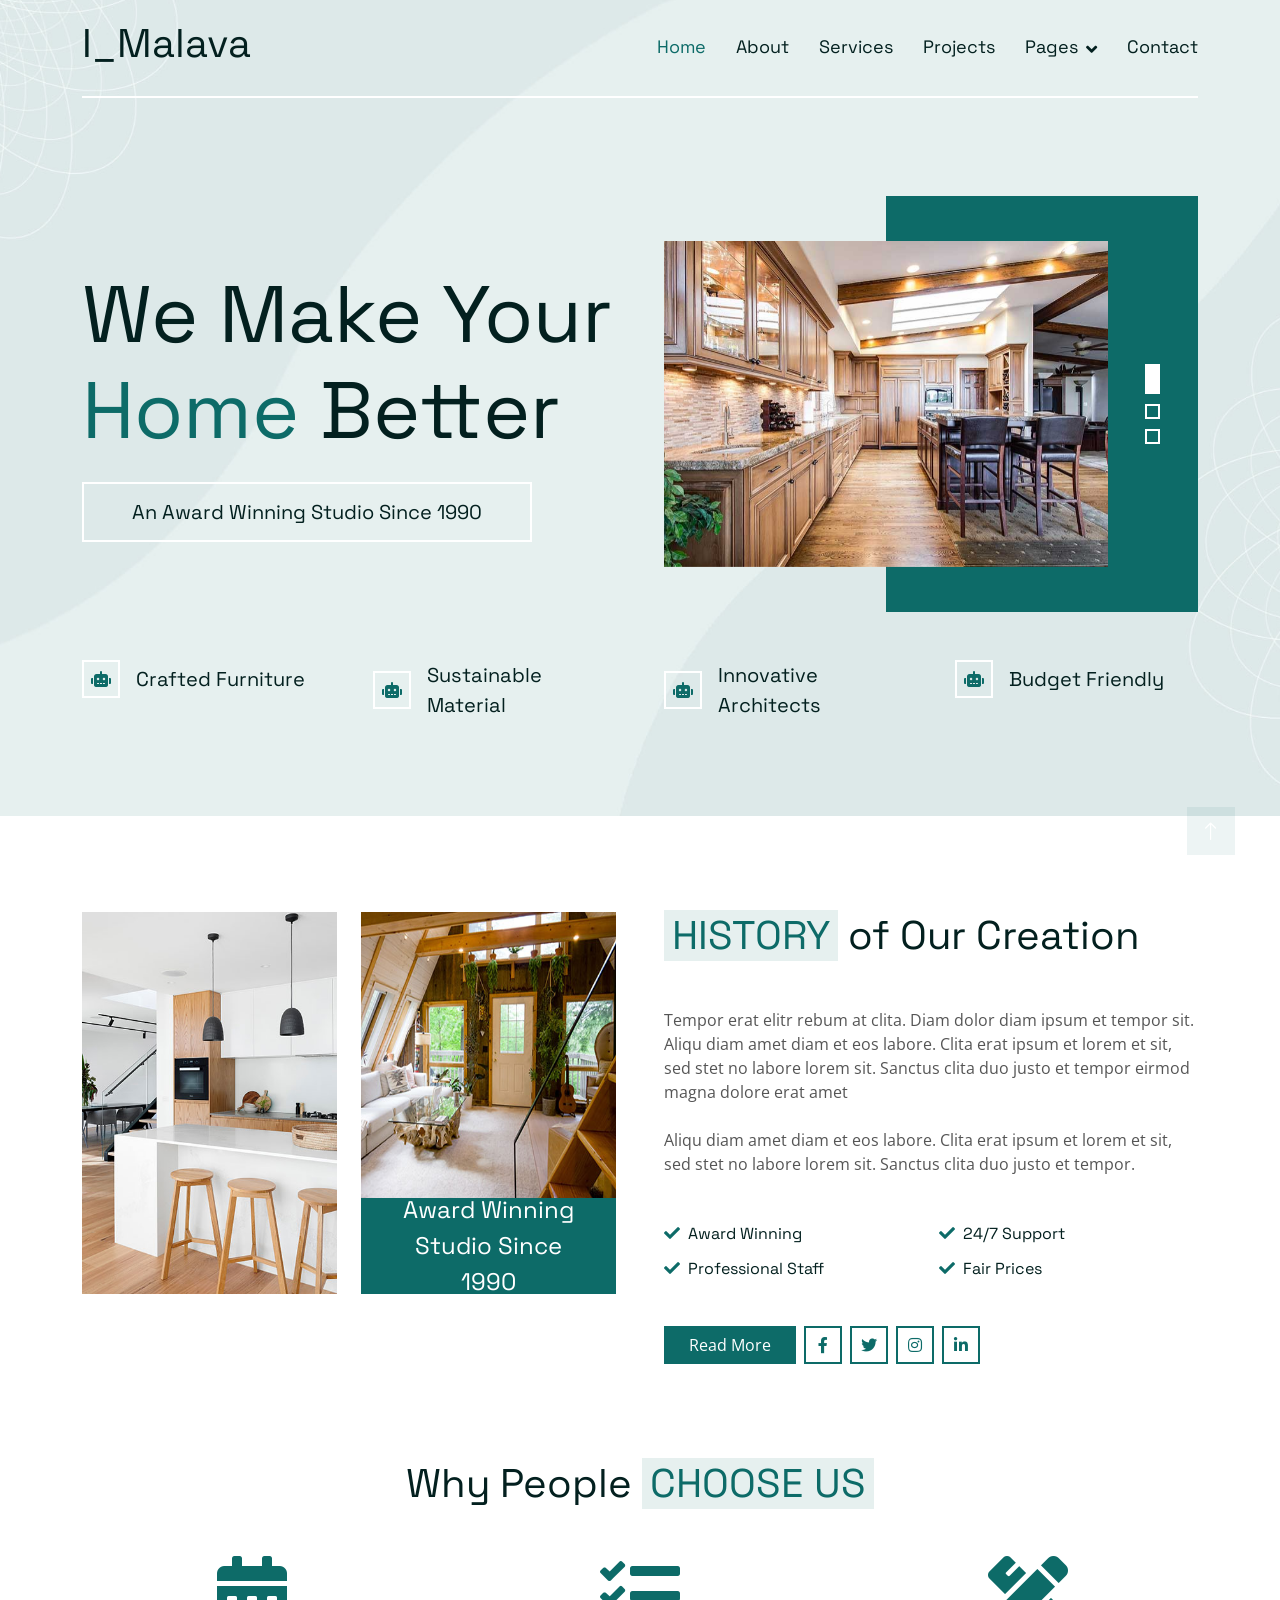
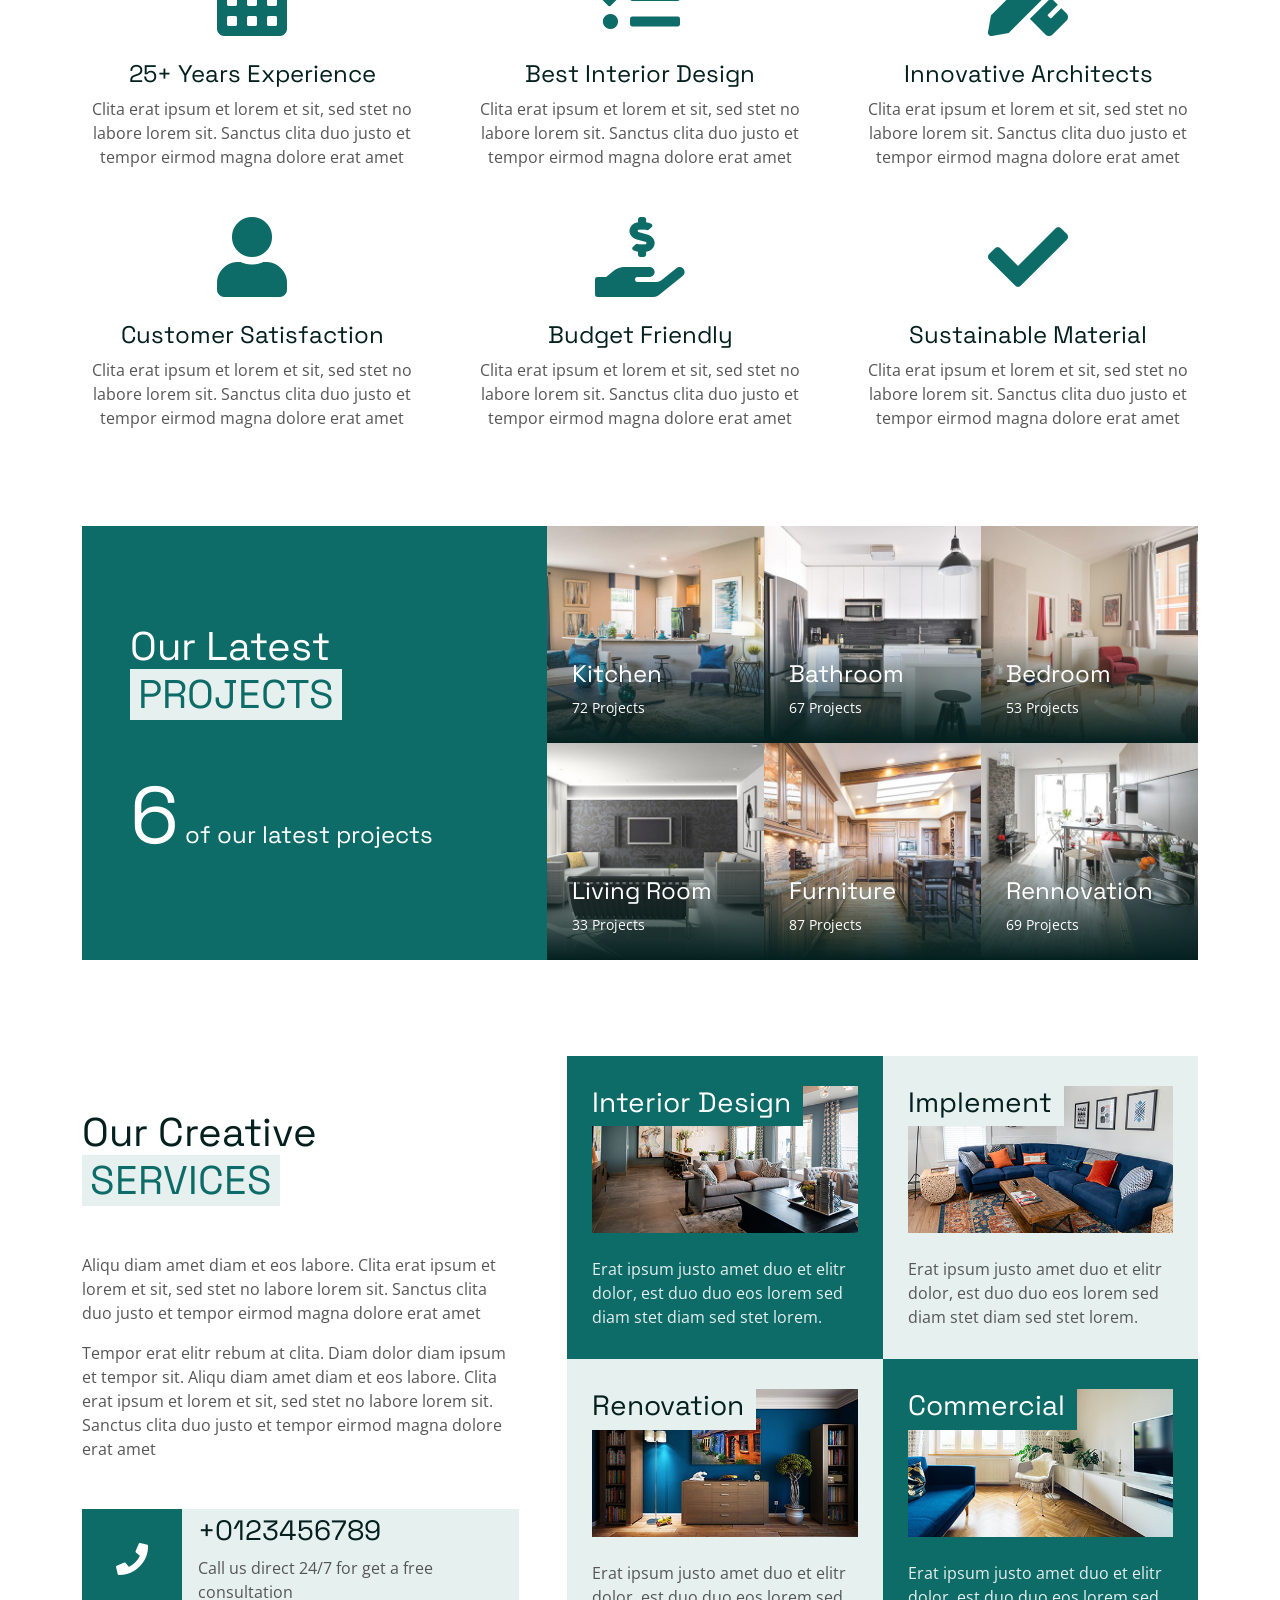
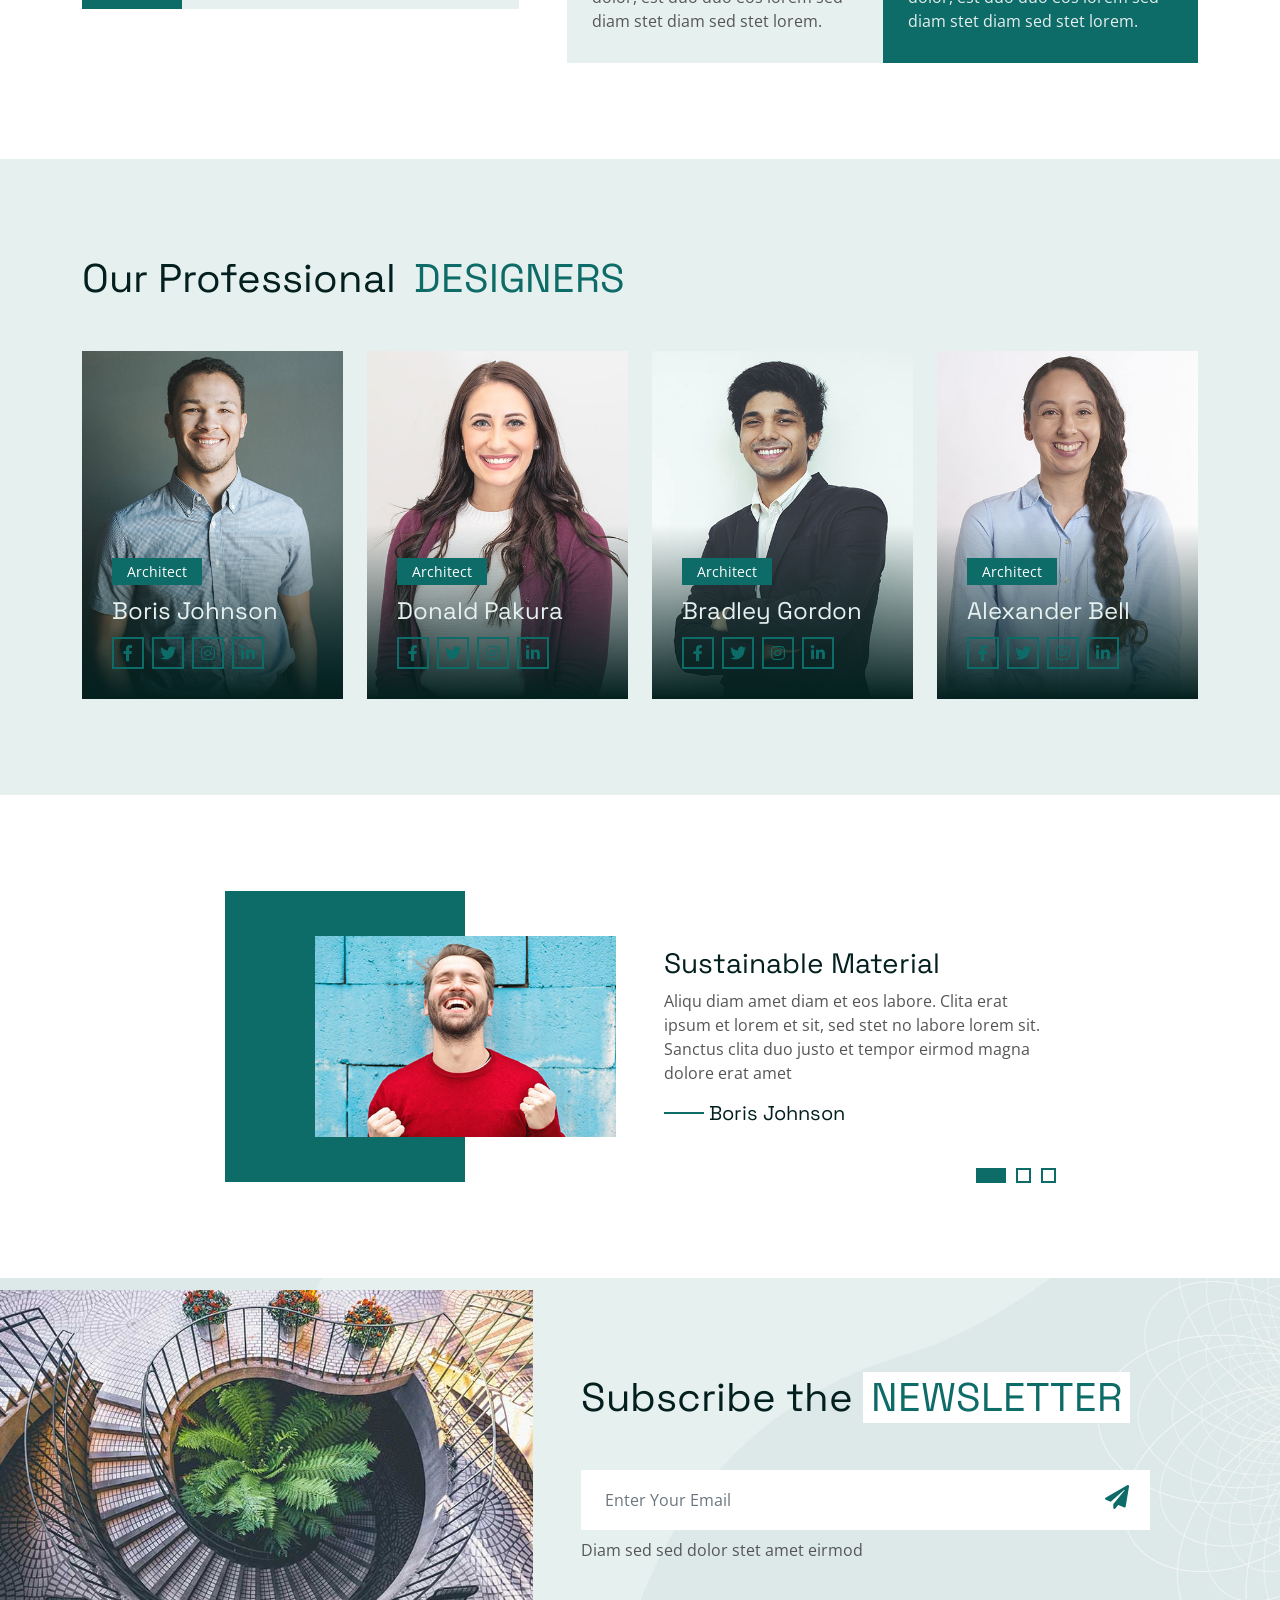
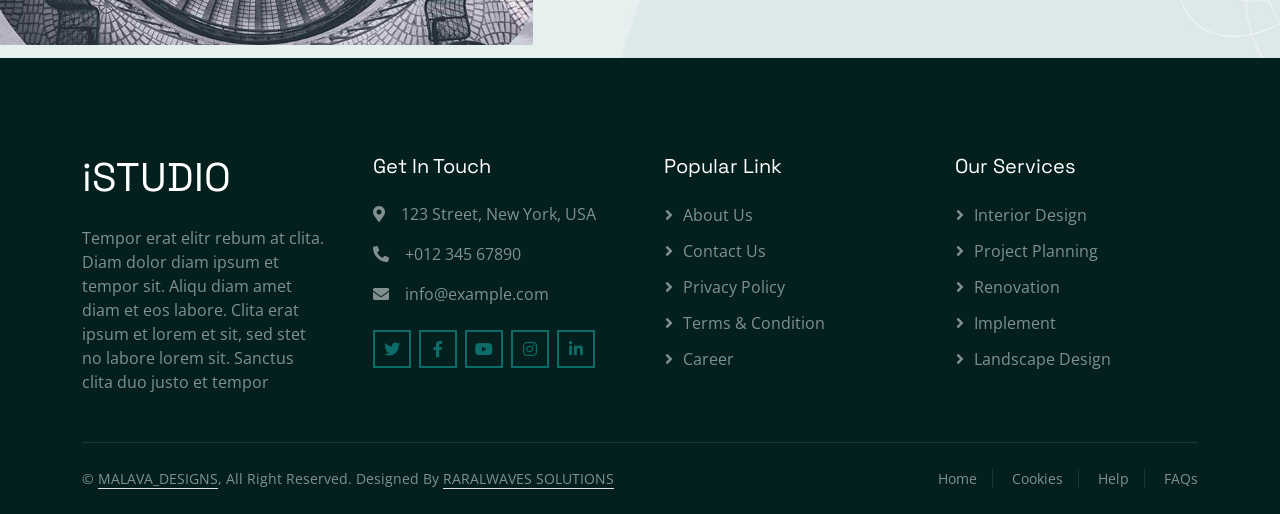
<file: index.html>
<!DOCTYPE html>
<html lang="en">

<head>
    <meta charset="utf-8">
    <title>MALAVA_INTERIOR-DESIGNER</title>
    <meta content="width=device-width, initial-scale=1.0" name="viewport">
    <meta content="" name="keywords">
    <meta content="" name="description">

    <!-- Favicon -->
    <link href="img/favicon.ico" rel="icon">

    <!-- Google Web Fonts -->
    <link rel="preconnect" href="https://fonts.googleapis.com">
    <link rel="preconnect" href="https://fonts.gstatic.com" crossorigin>
    <link href="https://fonts.googleapis.com/css2?family=Open+Sans&family=Space+Grotesk&display=swap" rel="stylesheet">

    <!-- Icon Font Stylesheet -->
    <link href="https://cdnjs.cloudflare.com/ajax/libs/font-awesome/5.10.0/css/all.min.css" rel="stylesheet">
    <link href="https://cdn.jsdelivr.net/npm/bootstrap-icons@1.4.1/font/bootstrap-icons.css" rel="stylesheet">

    <!-- Libraries Stylesheet -->
    <link href="lib/animate/animate.min.css" rel="stylesheet">
    <link href="lib/owlcarousel/assets/owl.carousel.min.css" rel="stylesheet">

    <!-- Customized Bootstrap Stylesheet -->
    <link href="css/bootstrap.min.css" rel="stylesheet">

    <!-- Template Stylesheet -->
    <link href="css/style.css" rel="stylesheet">
</head>

<body>
    <!-- Spinner Start -->
    <div id="spinner"
        class="show bg-white position-fixed translate-middle w-100 vh-100 top-50 start-50 d-flex align-items-center justify-content-center">
        <div class="spinner-grow text-primary" style="width: 3rem; height: 3rem;" role="status">
            <span class="sr-only">Loading...</span>
        </div>
    </div>
    <!-- Spinner End -->


    <!-- Navbar Start -->
    <div class="container-fluid sticky-top">
        <div class="container">
            <nav class="navbar navbar-expand-lg navbar-light border-bottom border-2 border-white">
                <a href="index.html" class="navbar-brand">
                    <h1>I_Malava</h1>
                </a>
                <button type="button" class="navbar-toggler ms-auto me-0" data-bs-toggle="collapse"
                    data-bs-target="#navbarCollapse">
                    <span class="navbar-toggler-icon"></span>
                </button>
                <div class="collapse navbar-collapse" id="navbarCollapse">
                    <div class="navbar-nav ms-auto">
                        <a href="index.html" class="nav-item nav-link active">Home</a>
                        <a href="about.html" class="nav-item nav-link">About</a>
                        <a href="service.html" class="nav-item nav-link">Services</a>
                        <a href="project.html" class="nav-item nav-link">Projects</a>
                        <div class="nav-item dropdown">
                            <a href="#" class="nav-link dropdown-toggle" data-bs-toggle="dropdown">Pages</a>
                            <div class="dropdown-menu bg-light mt-2">
                                <a href="feature.html" class="dropdown-item">Features</a>
                                <a href="team.html" class="dropdown-item">Our Team</a>
                                <a href="testimonial.html" class="dropdown-item">Testimonial</a>
                                <a href="404.html" class="dropdown-item">404 Page</a>
                            </div>
                        </div>
                        <a href="contact.html" class="nav-item nav-link">Contact</a>
                    </div>
                </div>
            </nav>
        </div>
    </div>
    <!-- Navbar End -->


    <!-- Hero Start -->
    <div class="container-fluid pb-5 hero-header bg-light mb-5">
        <div class="container py-5">
            <div class="row g-5 align-items-center mb-5">
                <div class="col-lg-6">
                    <h1 class="display-1 mb-4 animated slideInRight">We Make Your <span class="text-primary">Home</span>
                        Better</h1>
                    <h5 class="d-inline-block border border-2 border-white py-3 px-5 mb-0 animated slideInRight">
                        An Award Winning Studio Since 1990</h5>
                </div>
                <div class="col-lg-6">
                    <div class="owl-carousel header-carousel animated fadeIn">
                        <img class="img-fluid" src="img/hero-slider-1.jpg" alt="">
                        <img class="img-fluid" src="img/hero-slider-2.jpg" alt="">
                        <img class="img-fluid" src="img/hero-slider-3.jpg" alt="">
                    </div>
                </div>
            </div>
            <div class="row g-5 animated fadeIn">
                <div class="col-md-6 col-lg-3">
                    <div class="d-flex align-items-center">
                        <div class="flex-shrink-0 btn-square border border-2 border-white me-3">
                            <i class="fa fa-robot text-primary"></i>
                        </div>
                        <h5 class="lh-base mb-0">Crafted Furniture</h5>
                    </div>
                </div>
                <div class="col-md-6 col-lg-3">
                    <div class="d-flex align-items-center">
                        <div class="flex-shrink-0 btn-square border border-2 border-white me-3">
                            <i class="fa fa-robot text-primary"></i>
                        </div>
                        <h5 class="lh-base mb-0">Sustainable Material</h5>
                    </div>
                </div>
                <div class="col-md-6 col-lg-3">
                    <div class="d-flex align-items-center">
                        <div class="flex-shrink-0 btn-square border border-2 border-white me-3">
                            <i class="fa fa-robot text-primary"></i>
                        </div>
                        <h5 class="lh-base mb-0">Innovative Architects</h5>
                    </div>
                </div>
                <div class="col-md-6 col-lg-3">
                    <div class="d-flex align-items-center">
                        <div class="flex-shrink-0 btn-square border border-2 border-white me-3">
                            <i class="fa fa-robot text-primary"></i>
                        </div>
                        <h5 class="lh-base mb-0">Budget Friendly</h5>
                    </div>
                </div>
            </div>
        </div>
    </div>
    <!-- Hero End -->


    <!-- About Start -->
    <div class="container-fluid py-5">
        <div class="container">
            <div class="row g-5">
                <div class="col-lg-6">
                    <div class="row">
                        <div class="col-6 wow fadeIn" data-wow-delay="0.1s">
                            <img class="img-fluid" src="img/about-1.jpg" alt="">
                        </div>
                        <div class="col-6 wow fadeIn" data-wow-delay="0.3s">
                            <img class="img-fluid h-75" src="img/about-2.jpg" alt="">
                            <div class="h-25 d-flex align-items-center text-center bg-primary px-4">
                                <h4 class="text-white lh-base mb-0">Award Winning Studio Since 1990</h4>
                            </div>
                        </div>
                    </div>
                </div>
                <div class="col-lg-6 wow fadeIn" data-wow-delay="0.5s">
                    <h1 class="mb-5"><span class="text-uppercase text-primary bg-light px-2">History</span> of Our
                        Creation</h1>
                    <p class="mb-4">Tempor erat elitr rebum at clita. Diam dolor diam ipsum et tempor sit. Aliqu diam
                        amet diam et eos labore. Clita erat ipsum et lorem et sit, sed stet no labore lorem sit. Sanctus
                        clita duo justo et tempor eirmod magna dolore erat amet</p>
                    <p class="mb-5">Aliqu diam amet diam et eos labore. Clita erat ipsum et lorem et sit, sed stet no
                        labore lorem sit. Sanctus clita duo justo et tempor.</p>
                    <div class="row g-3">
                        <div class="col-sm-6">
                            <h6 class="mb-3"><i class="fa fa-check text-primary me-2"></i>Award Winning</h6>
                            <h6 class="mb-0"><i class="fa fa-check text-primary me-2"></i>Professional Staff</h6>
                        </div>
                        <div class="col-sm-6">
                            <h6 class="mb-3"><i class="fa fa-check text-primary me-2"></i>24/7 Support</h6>
                            <h6 class="mb-0"><i class="fa fa-check text-primary me-2"></i>Fair Prices</h6>
                        </div>
                    </div>
                    <div class="d-flex align-items-center mt-5">
                        <a class="btn btn-primary px-4 me-2" href="">Read More</a>
                        <a class="btn btn-outline-primary btn-square border-2 me-2" href=""><i class="fab fa-facebook-f"></i></a>
                        <a class="btn btn-outline-primary btn-square border-2 me-2" href=""><i class="fab fa-twitter"></i></a>
                        <a class="btn btn-outline-primary btn-square border-2 me-2" href=""><i class="fab fa-instagram"></i></a>
                        <a class="btn btn-outline-primary btn-square border-2" href=""><i class="fab fa-linkedin-in"></i></a>
                    </div>
                </div>
            </div>
        </div>
    </div>
    <!-- About End -->


    <!-- Feature Start -->
    <div class="container-fluid py-5">
        <div class="container">
            <div class="text-center wow fadeIn" data-wow-delay="0.1s">
                <h1 class="mb-5">Why People <span class="text-uppercase text-primary bg-light px-2">Choose Us</span></h1>
            </div>
            <div class="row g-5 align-items-center text-center">
                <div class="col-md-6 col-lg-4 wow fadeIn" data-wow-delay="0.1s">
                    <i class="fa fa-calendar-alt fa-5x text-primary mb-4"></i>
                    <h4>25+ Years Experience</h4>
                    <p class="mb-0">Clita erat ipsum et lorem et sit, sed stet no labore lorem sit. Sanctus clita duo justo et tempor eirmod magna dolore erat amet</p>
                </div>
                <div class="col-md-6 col-lg-4 wow fadeIn" data-wow-delay="0.3s">
                    <i class="fa fa-tasks fa-5x text-primary mb-4"></i>
                    <h4>Best Interior Design</h4>
                    <p class="mb-0">Clita erat ipsum et lorem et sit, sed stet no labore lorem sit. Sanctus clita duo justo et tempor eirmod magna dolore erat amet</p>
                </div>
                <div class="col-md-6 col-lg-4 wow fadeIn" data-wow-delay="0.5s">
                    <i class="fa fa-pencil-ruler fa-5x text-primary mb-4"></i>
                    <h4>Innovative Architects</h4>
                    <p class="mb-0">Clita erat ipsum et lorem et sit, sed stet no labore lorem sit. Sanctus clita duo justo et tempor eirmod magna dolore erat amet</p>
                </div>
                <div class="col-md-6 col-lg-4 wow fadeIn" data-wow-delay="0.1s">
                    <i class="fa fa-user fa-5x text-primary mb-4"></i>
                    <h4>Customer Satisfaction</h4>
                    <p class="mb-0">Clita erat ipsum et lorem et sit, sed stet no labore lorem sit. Sanctus clita duo justo et tempor eirmod magna dolore erat amet</p>
                </div>
                <div class="col-md-6 col-lg-4 wow fadeIn" data-wow-delay="0.3s">
                    <i class="fa fa-hand-holding-usd fa-5x text-primary mb-4"></i>
                    <h4>Budget Friendly</h4>
                    <p class="mb-0">Clita erat ipsum et lorem et sit, sed stet no labore lorem sit. Sanctus clita duo justo et tempor eirmod magna dolore erat amet</p>
                </div>
                <div class="col-md-6 col-lg-4 wow fadeIn" data-wow-delay="0.5s">
                    <i class="fa fa-check fa-5x text-primary mb-4"></i>
                    <h4>Sustainable Material</h4>
                    <p class="mb-0">Clita erat ipsum et lorem et sit, sed stet no labore lorem sit. Sanctus clita duo justo et tempor eirmod magna dolore erat amet</p>
                </div>
            </div>
        </div>
    </div>
    <!-- Feature End -->


    <!-- Project Start -->
    <div class="container-fluid mt-5">
        <div class="container mt-5">
            <div class="row g-0">
                <div class="col-lg-5 wow fadeIn" data-wow-delay="0.1s">
                    <div class="d-flex flex-column justify-content-center bg-primary h-100 p-5">
                        <h1 class="text-white mb-5">Our Latest <span
                                class="text-uppercase text-primary bg-light px-2">Projects</span></h1>
                        <h4 class="text-white mb-0"><span class="display-1">6</span> of our latest projects</h4>
                    </div>
                </div>
                <div class="col-lg-7">
                    <div class="row g-0">
                        <div class="col-md-6 col-lg-4 wow fadeIn" data-wow-delay="0.2s">
                            <div class="project-item position-relative overflow-hidden">
                                <img class="img-fluid w-100" src="img/project-1.jpg" alt="">
                                <a class="project-overlay text-decoration-none" href="">
                                    <h4 class="text-white">Kitchen</h4>
                                    <small class="text-white">72 Projects</small>
                                </a>
                            </div>
                        </div>
                        <div class="col-md-6 col-lg-4 wow fadeIn" data-wow-delay="0.3s">
                            <div class="project-item position-relative overflow-hidden">
                                <img class="img-fluid w-100" src="img/project-2.jpg" alt="">
                                <a class="project-overlay text-decoration-none" href="">
                                    <h4 class="text-white">Bathroom</h4>
                                    <small class="text-white">67 Projects</small>
                                </a>
                            </div>
                        </div>
                        <div class="col-md-6 col-lg-4 wow fadeIn" data-wow-delay="0.4s">
                            <div class="project-item position-relative overflow-hidden">
                                <img class="img-fluid w-100" src="img/project-3.jpg" alt="">
                                <a class="project-overlay text-decoration-none" href="">
                                    <h4 class="text-white">Bedroom</h4>
                                    <small class="text-white">53 Projects</small>
                                </a>
                            </div>
                        </div>
                        <div class="col-md-6 col-lg-4 wow fadeIn" data-wow-delay="0.5s">
                            <div class="project-item position-relative overflow-hidden">
                                <img class="img-fluid w-100" src="img/project-4.jpg" alt="">
                                <a class="project-overlay text-decoration-none" href="">
                                    <h4 class="text-white">Living Room</h4>
                                    <small class="text-white">33 Projects</small>
                                </a>
                            </div>
                        </div>
                        <div class="col-md-6 col-lg-4 wow fadeIn" data-wow-delay="0.6s">
                            <div class="project-item position-relative overflow-hidden">
                                <img class="img-fluid w-100" src="img/project-5.jpg" alt="">
                                <a class="project-overlay text-decoration-none" href="">
                                    <h4 class="text-white">Furniture</h4>
                                    <small class="text-white">87 Projects</small>
                                </a>
                            </div>
                        </div>
                        <div class="col-md-6 col-lg-4 wow fadeIn" data-wow-delay="0.7s">
                            <div class="project-item position-relative overflow-hidden">
                                <img class="img-fluid w-100" src="img/project-6.jpg" alt="">
                                <a class="project-overlay text-decoration-none" href="">
                                    <h4 class="text-white">Rennovation</h4>
                                    <small class="text-white">69 Projects</small>
                                </a>
                            </div>
                        </div>
                    </div>
                </div>
            </div>
        </div>
    </div>
    <!-- Project End -->


    <!-- Service Start -->
    <div class="container-fluid py-5">
        <div class="container py-5">
            <div class="row g-5 align-items-center">
                <div class="col-lg-5 wow fadeIn" data-wow-delay="0.1s">
                    <h1 class="mb-5">Our Creative <span
                            class="text-uppercase text-primary bg-light px-2">Services</span></h1>
                    <p>Aliqu diam
                        amet diam et eos labore. Clita erat ipsum et lorem et sit, sed stet no labore lorem sit. Sanctus
                        clita duo justo et tempor eirmod magna dolore erat amet</p>
                    <p class="mb-5">Tempor erat elitr rebum at clita. Diam dolor diam ipsum et tempor sit. Aliqu diam
                        amet diam et eos labore. Clita erat ipsum et lorem et sit, sed stet no labore lorem sit. Sanctus
                        clita duo justo et tempor eirmod magna dolore erat amet</p>
                    <div class="d-flex align-items-center bg-light">
                        <div class="btn-square flex-shrink-0 bg-primary" style="width: 100px; height: 100px;">
                            <i class="fa fa-phone fa-2x text-white"></i>
                        </div>
                        <div class="px-3">
                            <h3>+0123456789</h3>
                            <span>Call us direct 24/7 for get a free consultation</span>
                        </div>
                    </div>
                </div>
                <div class="col-lg-7">
                    <div class="row g-0">
                        <div class="col-md-6 wow fadeIn" data-wow-delay="0.2s">
                            <div class="service-item h-100 d-flex flex-column justify-content-center bg-primary">
                                <a href="" class="service-img position-relative mb-4">
                                    <img class="img-fluid w-100" src="img/service-1.jpg" alt="">
                                    <h3>Interior Design</h3>
                                </a>
                                <p class="mb-0">Erat ipsum justo amet duo et elitr dolor, est duo duo eos lorem sed diam
                                    stet diam sed stet lorem.</p>
                            </div>
                        </div>
                        <div class="col-md-6 wow fadeIn" data-wow-delay="0.4s">
                            <div class="service-item h-100 d-flex flex-column justify-content-center bg-light">
                                <a href="" class="service-img position-relative mb-4">
                                    <img class="img-fluid w-100" src="img/service-2.jpg" alt="">
                                    <h3>Implement</h3>
                                </a>
                                <p class="mb-0">Erat ipsum justo amet duo et elitr dolor, est duo duo eos lorem sed diam
                                    stet diam sed stet lorem.</p>
                            </div>
                        </div>
                        <div class="col-md-6 wow fadeIn" data-wow-delay="0.6s">
                            <div class="service-item h-100 d-flex flex-column justify-content-center bg-light">
                                <a href="" class="service-img position-relative mb-4">
                                    <img class="img-fluid w-100" src="img/service-3.jpg" alt="">
                                    <h3>Renovation</h3>
                                </a>
                                <p class="mb-0">Erat ipsum justo amet duo et elitr dolor, est duo duo eos lorem sed diam
                                    stet diam sed stet lorem.</p>
                            </div>
                        </div>
                        <div class="col-md-6 wow fadeIn" data-wow-delay="0.8s">
                            <div class="service-item h-100 d-flex flex-column justify-content-center bg-primary">
                                <a href="" class="service-img position-relative mb-4">
                                    <img class="img-fluid w-100" src="img/service-4.jpg" alt="">
                                    <h3>Commercial</h3>
                                </a>
                                <p class="mb-0">Erat ipsum justo amet duo et elitr dolor, est duo duo eos lorem sed diam
                                    stet diam sed stet lorem.</p>
                            </div>
                        </div>
                    </div>
                </div>
            </div>
        </div>
    </div>
    <!-- Service End -->


    <!-- Team Start -->
    <div class="container-fluid bg-light py-5">
        <div class="container py-5">
            <h1 class="mb-5">Our Professional <span class="text-uppercase text-primary bg-light px-2">Designers</span>
            </h1>
            <div class="row g-4">
                <div class="col-md-6 col-lg-3 wow fadeIn" data-wow-delay="0.1s">
                    <div class="team-item position-relative overflow-hidden">
                        <img class="img-fluid w-100" src="img/team-1.jpg" alt="">
                        <div class="team-overlay">
                            <small class="mb-2">Architect</small>
                            <h4 class="lh-base text-light">Boris Johnson</h4>
                            <div class="d-flex justify-content-center">
                                <a class="btn btn-outline-primary btn-sm-square border-2 me-2" href="">
                                    <i class="fab fa-facebook-f"></i>
                                </a>
                                <a class="btn btn-outline-primary btn-sm-square border-2 me-2" href="">
                                    <i class="fab fa-twitter"></i>
                                </a>
                                <a class="btn btn-outline-primary btn-sm-square border-2 me-2" href="">
                                    <i class="fab fa-instagram"></i>
                                </a>
                                <a class="btn btn-outline-primary btn-sm-square border-2 me-2" href="">
                                    <i class="fab fa-linkedin-in"></i>
                                </a>
                            </div>
                        </div>
                    </div>
                </div>
                <div class="col-md-6 col-lg-3 wow fadeIn" data-wow-delay="0.3s">
                    <div class="team-item position-relative overflow-hidden">
                        <img class="img-fluid w-100" src="img/team-2.jpg" alt="">
                        <div class="team-overlay">
                            <small class="mb-2">Architect</small>
                            <h4 class="lh-base text-light">Donald Pakura</h4>
                            <div class="d-flex justify-content-center">
                                <a class="btn btn-outline-primary btn-sm-square border-2 me-2" href="">
                                    <i class="fab fa-facebook-f"></i>
                                </a>
                                <a class="btn btn-outline-primary btn-sm-square border-2 me-2" href="">
                                    <i class="fab fa-twitter"></i>
                                </a>
                                <a class="btn btn-outline-primary btn-sm-square border-2 me-2" href="">
                                    <i class="fab fa-instagram"></i>
                                </a>
                                <a class="btn btn-outline-primary btn-sm-square border-2 me-2" href="">
                                    <i class="fab fa-linkedin-in"></i>
                                </a>
                            </div>
                        </div>
                    </div>
                </div>
                <div class="col-md-6 col-lg-3 wow fadeIn" data-wow-delay="0.5s">
                    <div class="team-item position-relative overflow-hidden">
                        <img class="img-fluid w-100" src="img/team-3.jpg" alt="">
                        <div class="team-overlay">
                            <small class="mb-2">Architect</small>
                            <h4 class="lh-base text-light">Bradley Gordon</h4>
                            <div class="d-flex justify-content-center">
                                <a class="btn btn-outline-primary btn-sm-square border-2 me-2" href="">
                                    <i class="fab fa-facebook-f"></i>
                                </a>
                                <a class="btn btn-outline-primary btn-sm-square border-2 me-2" href="">
                                    <i class="fab fa-twitter"></i>
                                </a>
                                <a class="btn btn-outline-primary btn-sm-square border-2 me-2" href="">
                                    <i class="fab fa-instagram"></i>
                                </a>
                                <a class="btn btn-outline-primary btn-sm-square border-2 me-2" href="">
                                    <i class="fab fa-linkedin-in"></i>
                                </a>
                            </div>
                        </div>
                    </div>
                </div>
                <div class="col-md-6 col-lg-3 wow fadeIn" data-wow-delay="0.7s">
                    <div class="team-item position-relative overflow-hidden">
                        <img class="img-fluid w-100" src="img/team-4.jpg" alt="">
                        <div class="team-overlay">
                            <small class="mb-2">Architect</small>
                            <h4 class="lh-base text-light">Alexander Bell</h4>
                            <div class="d-flex justify-content-center">
                                <a class="btn btn-outline-primary btn-sm-square border-2 me-2" href="">
                                    <i class="fab fa-facebook-f"></i>
                                </a>
                                <a class="btn btn-outline-primary btn-sm-square border-2 me-2" href="">
                                    <i class="fab fa-twitter"></i>
                                </a>
                                <a class="btn btn-outline-primary btn-sm-square border-2 me-2" href="">
                                    <i class="fab fa-instagram"></i>
                                </a>
                                <a class="btn btn-outline-primary btn-sm-square border-2 me-2" href="">
                                    <i class="fab fa-linkedin-in"></i>
                                </a>
                            </div>
                        </div>
                    </div>
                </div>
            </div>
        </div>
    </div>
    <!-- Team End -->


    <!-- Testimonial Start -->
    <div class="container-xxl py-5">
        <div class="container py-5">
            <div class="row justify-content-center">
                <div class="col-md-12 col-lg-9">
                    <div class="owl-carousel testimonial-carousel wow fadeIn" data-wow-delay="0.2s">
                        <div class="testimonial-item">
                            <div class="row g-5 align-items-center">
                                <div class="col-md-6">
                                    <div class="testimonial-img">
                                        <img class="img-fluid" src="img/testimonial-1.jpg" alt="">
                                    </div>
                                </div>
                                <div class="col-md-6">
                                    <div class="testimonial-text pb-5 pb-md-0">
                                        <h3>Sustainable Material</h3>
                                        <p>Aliqu diam amet diam et eos labore. Clita erat ipsum et lorem et sit, sed
                                            stet no labore lorem sit. Sanctus clita duo justo et tempor eirmod magna
                                            dolore erat
                                            amet</p>
                                        <h5 class="mb-0">Boris Johnson</h5>
                                    </div>
                                </div>
                            </div>
                        </div>
                        <div class="testimonial-item">
                            <div class="row g-5 align-items-center">
                                <div class="col-md-6">
                                    <div class="testimonial-img">
                                        <img class="img-fluid" src="img/testimonial-2.jpg" alt="">
                                    </div>
                                </div>
                                <div class="col-md-6">
                                    <div class="testimonial-text pb-5 pb-md-0">
                                        <h3>Customer Satisfaction</h3>
                                        <p>Clita erat ipsum et lorem et sit, sed
                                            stet no labore lorem sit. Sanctus clita duo justo et tempor eirmod magna
                                            dolore erat
                                            amet</p>
                                        <h5 class="mb-0">Alexander Bell</h5>
                                    </div>
                                </div>
                            </div>
                        </div>
                        <div class="testimonial-item">
                            <div class="row g-5 align-items-center">
                                <div class="col-md-6">
                                    <div class="testimonial-img">
                                        <img class="img-fluid" src="img/testimonial-3.jpg" alt="">
                                    </div>
                                </div>
                                <div class="col-md-6">
                                    <div class="testimonial-text pb-5 pb-md-0">
                                        <h3>Budget Friendly</h3>
                                        <p>Diam amet diam et eos labore. Clita erat ipsum et lorem et sit, sed
                                            stet no labore lorem sit. Sanctus clita duo justo et tempor eirmod magna
                                            dolore erat
                                            amet</p>
                                        <h5 class="mb-0">Bradley Gordon</h5>
                                    </div>
                                </div>
                            </div>
                        </div>
                    </div>
                </div>
            </div>
        </div>
    </div>
    <!-- Testimonial End -->


    <!-- Newsletter Start -->
    <div class="container-fluid bg-primary newsletter p-0">
        <div class="container p-0">
            <div class="row g-0 align-items-center">
                <div class="col-md-5 ps-lg-0 text-start wow fadeIn" data-wow-delay="0.2s">
                    <img class="img-fluid w-100" src="img/newsletter.jpg" alt="">
                </div>
                <div class="col-md-7 py-5 newsletter-text wow fadeIn" data-wow-delay="0.5s">
                    <div class="p-5">
                        <h1 class="mb-5">Subscribe the <span class="text-uppercase text-primary bg-white px-2">Newsletter</span></h1>
                        <div class="position-relative w-100 mb-2">
                            <input class="form-control border-0 w-100 ps-4 pe-5" type="text"
                                placeholder="Enter Your Email" style="height: 60px;">
                            <button type="button" class="btn shadow-none position-absolute top-0 end-0 mt-2 me-2"><i
                                    class="fa fa-paper-plane text-primary fs-4"></i></button>
                        </div>
                        <p class="mb-0">Diam sed sed dolor stet amet eirmod</p>
                    </div>
                </div>
            </div>
        </div>
    </div>
    <!-- Newsletter End -->


    <!-- Footer Start -->
    <div class="container-fluid bg-dark text-white-50 footer pt-5">
        <div class="container py-5">
            <div class="row g-5">
                <div class="col-md-6 col-lg-3 wow fadeIn" data-wow-delay="0.1s">
                    <a href="index.html" class="d-inline-block mb-3">
                        <h1 class="text-white">iSTUDIO</h1>
                    </a>
                    <p class="mb-0">Tempor erat elitr rebum at clita. Diam dolor diam ipsum et tempor sit. Aliqu diam
                        amet diam et eos labore. Clita erat ipsum et lorem et sit, sed stet no labore lorem sit. Sanctus
                        clita duo justo et tempor</p>
                </div>
                <div class="col-md-6 col-lg-3 wow fadeIn" data-wow-delay="0.3s">
                    <h5 class="text-white mb-4">Get In Touch</h5>
                    <p><i class="fa fa-map-marker-alt me-3"></i>123 Street, New York, USA</p>
                    <p><i class="fa fa-phone-alt me-3"></i>+012 345 67890</p>
                    <p><i class="fa fa-envelope me-3"></i>info@example.com</p>
                    <div class="d-flex pt-2">
                        <a class="btn btn-outline-primary btn-square border-2 me-2" href=""><i class="fab fa-twitter"></i></a>
                        <a class="btn btn-outline-primary btn-square border-2 me-2" href=""><i class="fab fa-facebook-f"></i></a>
                        <a class="btn btn-outline-primary btn-square border-2 me-2" href=""><i class="fab fa-youtube"></i></a>
                        <a class="btn btn-outline-primary btn-square border-2 me-2" href=""><i class="fab fa-instagram"></i></a>
                        <a class="btn btn-outline-primary btn-square border-2 me-2" href=""><i class="fab fa-linkedin-in"></i></a>
                    </div>
                </div>
                <div class="col-md-6 col-lg-3 wow fadeIn" data-wow-delay="0.5s">
                    <h5 class="text-white mb-4">Popular Link</h5>
                    <a class="btn btn-link" href="">About Us</a>
                    <a class="btn btn-link" href="">Contact Us</a>
                    <a class="btn btn-link" href="">Privacy Policy</a>
                    <a class="btn btn-link" href="">Terms & Condition</a>
                    <a class="btn btn-link" href="">Career</a>
                </div>
                <div class="col-md-6 col-lg-3 wow fadeIn" data-wow-delay="0.7s">
                    <h5 class="text-white mb-4">Our Services</h5>
                    <a class="btn btn-link" href="">Interior Design</a>
                    <a class="btn btn-link" href="">Project Planning</a>
                    <a class="btn btn-link" href="">Renovation</a>
                    <a class="btn btn-link" href="">Implement</a>
                    <a class="btn btn-link" href="">Landscape Design</a>
                </div>
            </div>
        </div>
        <div class="container wow fadeIn" data-wow-delay="0.1s">
            <div class="copyright">
                <div class="row">
                    <div class="col-md-6 text-center text-md-start mb-3 mb-md-0">
                         &copy; <a class="border-bottom" href="#">MALAVA_DESIGNS</a>, All Right Reserved.

                     
                        Designed By <a class="border-bottom" href="https://raralwavessolutions.co.ke/">RARALWAVES SOLUTIONS</a>
                    </div>
                    <div class="col-md-6 text-center text-md-end">
                        <div class="footer-menu">
                            <a href="">Home</a>
                            <a href="">Cookies</a>
                            <a href="">Help</a>
                            <a href="">FAQs</a>
                        </div>
                    </div>
                </div>
            </div>
        </div>
    </div>
    <!-- Footer End -->


    <!-- Back to Top -->
    <a href="#" class="btn btn-lg btn-primary btn-lg-square back-to-top"><i class="bi bi-arrow-up"></i></a>


    <!-- JavaScript Libraries -->
    <script src="https://ajax.googleapis.com/ajax/libs/jquery/3.6.1/jquery.min.js"></script>
    <script src="https://cdn.jsdelivr.net/npm/bootstrap@5.0.0/dist/js/bootstrap.bundle.min.js"></script>
    <script src="lib/wow/wow.min.js"></script>
    <script src="lib/easing/easing.min.js"></script>
    <script src="lib/waypoints/waypoints.min.js"></script>
    <script src="lib/owlcarousel/owl.carousel.min.js"></script>

    <!-- Template Javascript -->
    <script src="js/main.js"></script>
</body>


</html>
</file>
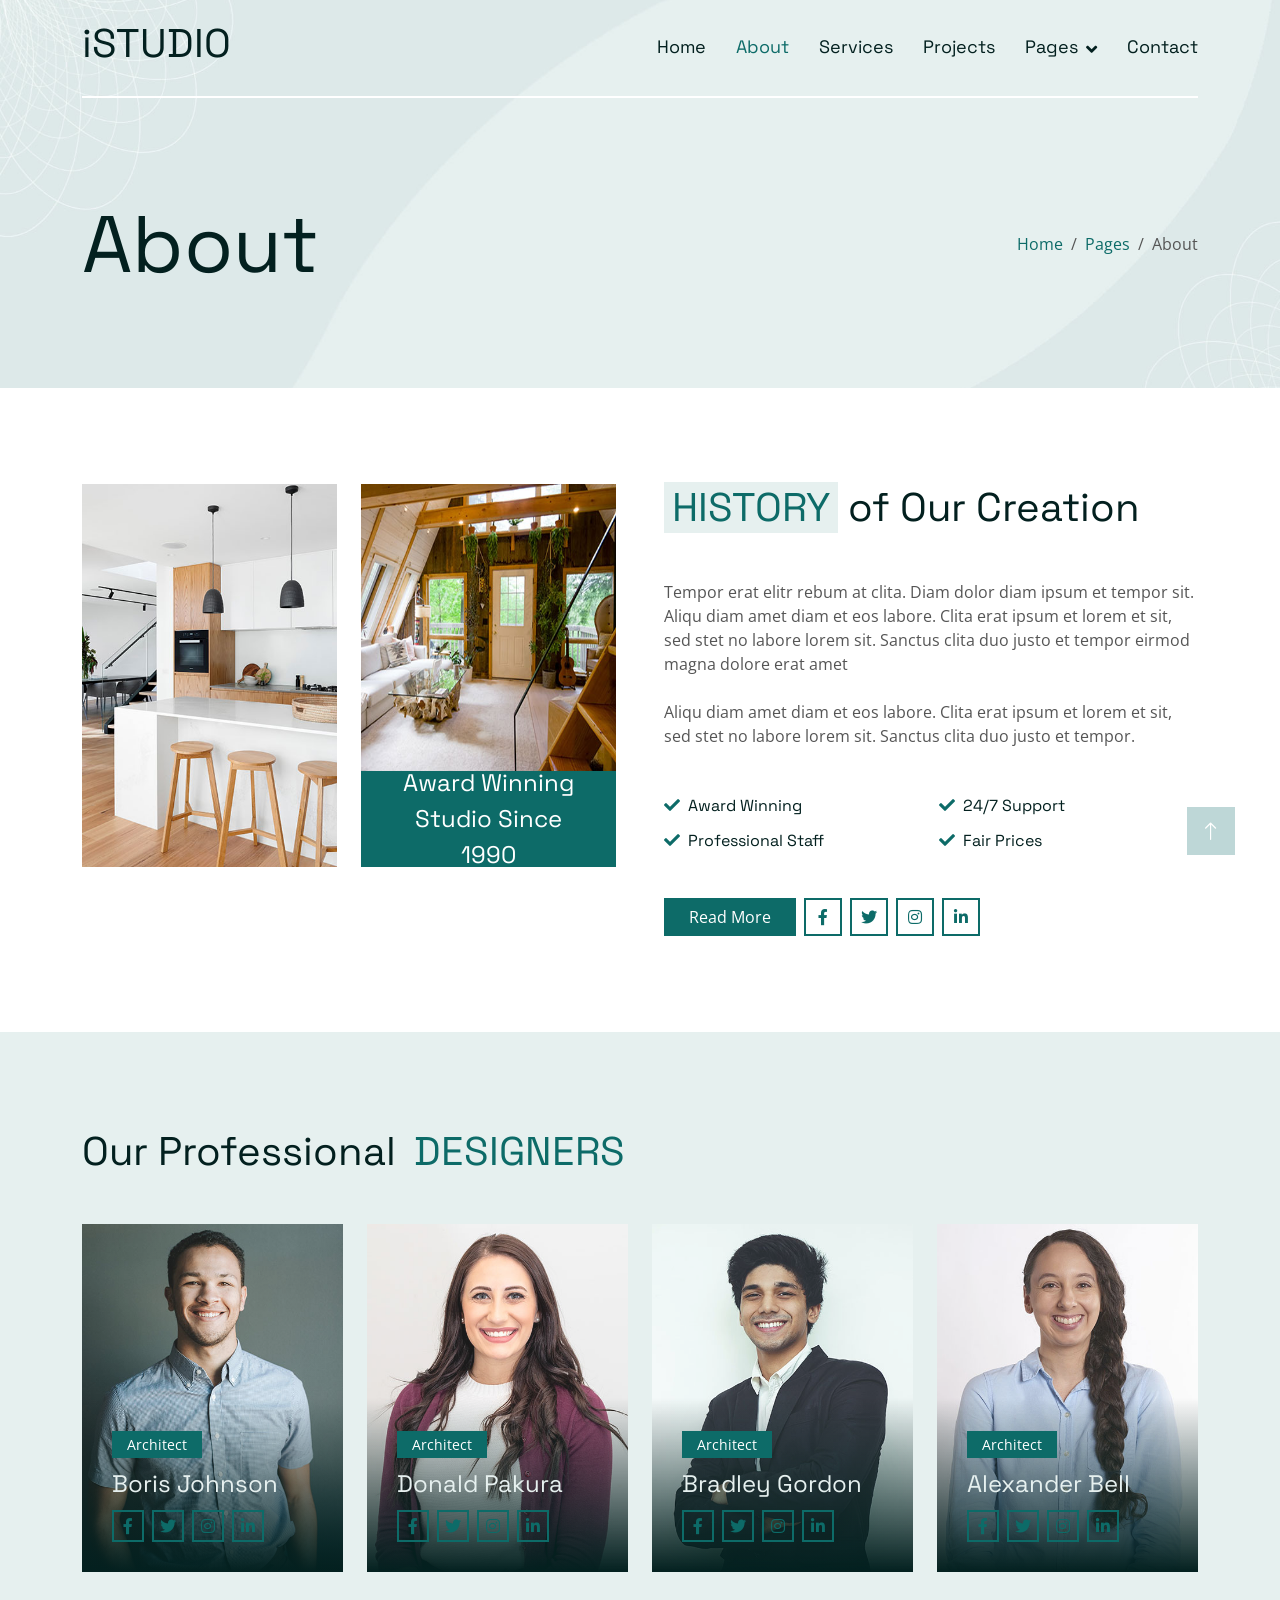
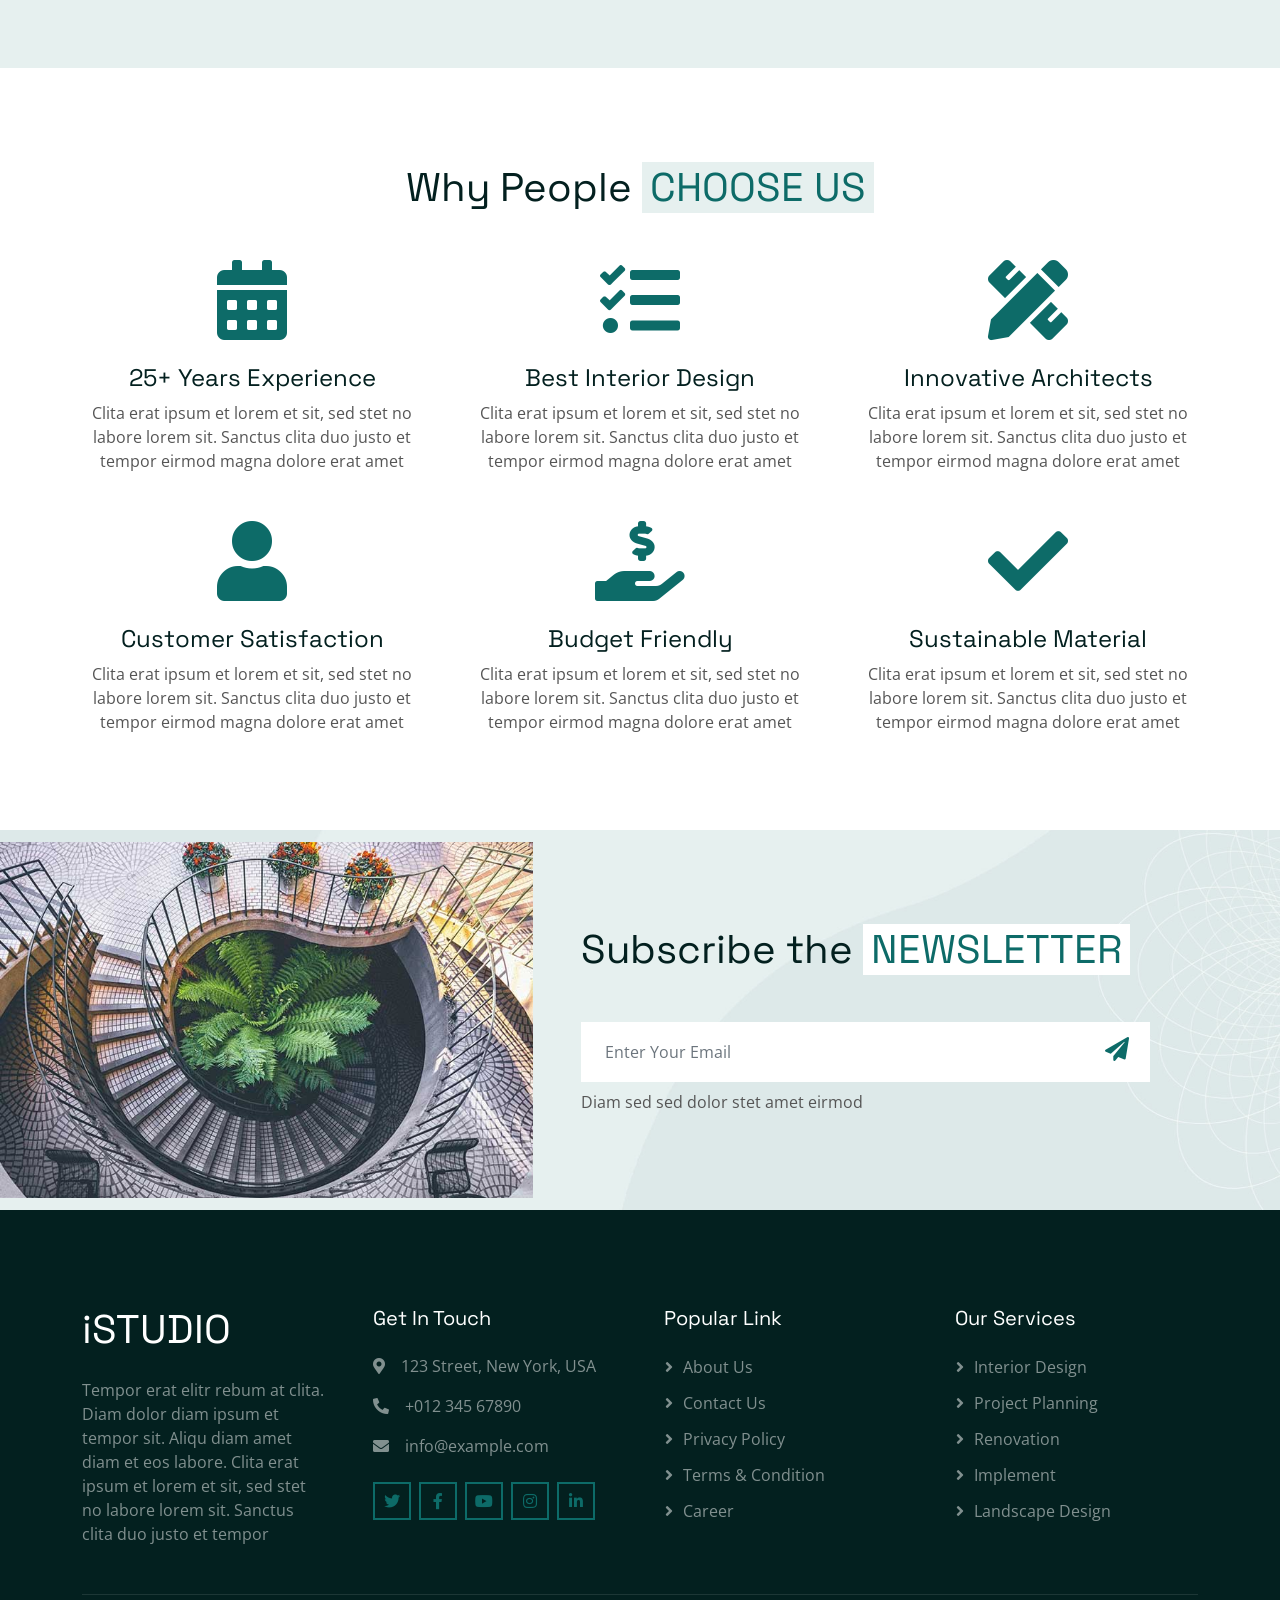
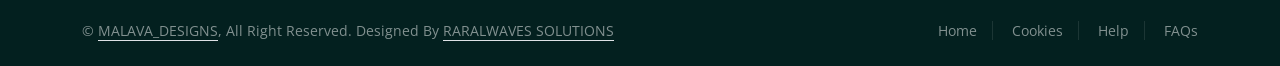
<file: about.html>
<!DOCTYPE html>
<html lang="en">

<head>
    <meta charset="utf-8">
    <title>MALAVA_INTERIOR-DESIGNER</title>
    <meta content="width=device-width, initial-scale=1.0" name="viewport">
    <meta content="" name="keywords">
    <meta content="" name="description">

    <!-- Favicon -->
    <link href="img/favicon.ico" rel="icon">

    <!-- Google Web Fonts -->
    <link rel="preconnect" href="https://fonts.googleapis.com">
    <link rel="preconnect" href="https://fonts.gstatic.com" crossorigin>
    <link href="https://fonts.googleapis.com/css2?family=Open+Sans&family=Space+Grotesk&display=swap" rel="stylesheet">

    <!-- Icon Font Stylesheet -->
    <link href="https://cdnjs.cloudflare.com/ajax/libs/font-awesome/5.10.0/css/all.min.css" rel="stylesheet">
    <link href="https://cdn.jsdelivr.net/npm/bootstrap-icons@1.4.1/font/bootstrap-icons.css" rel="stylesheet">

    <!-- Libraries Stylesheet -->
    <link href="lib/animate/animate.min.css" rel="stylesheet">
    <link href="lib/owlcarousel/assets/owl.carousel.min.css" rel="stylesheet">

    <!-- Customized Bootstrap Stylesheet -->
    <link href="css/bootstrap.min.css" rel="stylesheet">

    <!-- Template Stylesheet -->
    <link href="css/style.css" rel="stylesheet">
</head>

<body>
    <!-- Spinner Start -->
    <div id="spinner"
        class="show bg-white position-fixed translate-middle w-100 vh-100 top-50 start-50 d-flex align-items-center justify-content-center">
        <div class="spinner-grow text-primary" style="width: 3rem; height: 3rem;" role="status">
            <span class="sr-only">Loading...</span>
        </div>
    </div>
    <!-- Spinner End -->


    <!-- Navbar Start -->
    <div class="container-fluid sticky-top">
        <div class="container">
            <nav class="navbar navbar-expand-lg navbar-light border-bottom border-2 border-white">
                <a href="index.html" class="navbar-brand">
                    <h1>iSTUDIO</h1>
                </a>
                <button type="button" class="navbar-toggler ms-auto me-0" data-bs-toggle="collapse"
                    data-bs-target="#navbarCollapse">
                    <span class="navbar-toggler-icon"></span>
                </button>
                <div class="collapse navbar-collapse" id="navbarCollapse">
                    <div class="navbar-nav ms-auto">
                        <a href="index.html" class="nav-item nav-link">Home</a>
                        <a href="about.html" class="nav-item nav-link active">About</a>
                        <a href="service.html" class="nav-item nav-link">Services</a>
                        <a href="project.html" class="nav-item nav-link">Projects</a>
                        <div class="nav-item dropdown">
                            <a href="#" class="nav-link dropdown-toggle" data-bs-toggle="dropdown">Pages</a>
                            <div class="dropdown-menu bg-light mt-2">
                                <a href="feature.html" class="dropdown-item">Features</a>
                                <a href="team.html" class="dropdown-item">Our Team</a>
                                <a href="testimonial.html" class="dropdown-item">Testimonial</a>
                                <a href="404.html" class="dropdown-item">404 Page</a>
                            </div>
                        </div>
                        <a href="contact.html" class="nav-item nav-link">Contact</a>
                    </div>
                </div>
            </nav>
        </div>
    </div>
    <!-- Navbar End -->


    <!-- Hero Start -->
    <div class="container-fluid pb-5 bg-primary hero-header">
        <div class="container py-5">
            <div class="row g-3 align-items-center">
                <div class="col-lg-6 text-center text-lg-start">
                    <h1 class="display-1 mb-0 animated slideInLeft">About</h1>
                </div>
                <div class="col-lg-6 animated slideInRight">
                    <nav aria-label="breadcrumb">
                        <ol class="breadcrumb justify-content-center justify-content-lg-end mb-0">
                            <li class="breadcrumb-item"><a class="text-primary" href="#">Home</a></li>
                            <li class="breadcrumb-item"><a class="text-primary" href="#">Pages</a></li>
                            <li class="breadcrumb-item text-secondary active" aria-current="page">About</li>
                        </ol>
                    </nav>
                </div>
            </div>
        </div>
    </div>
    <!-- Hero End -->


    <!-- About Start -->
    <div class="container-fluid py-5">
        <div class="container py-5">
            <div class="row g-5">
                <div class="col-lg-6">
                    <div class="row">
                        <div class="col-6 wow fadeIn" data-wow-delay="0.1s">
                            <img class="img-fluid" src="img/about-1.jpg" alt="">
                        </div>
                        <div class="col-6 wow fadeIn" data-wow-delay="0.3s">
                            <img class="img-fluid h-75" src="img/about-2.jpg" alt="">
                            <div class="h-25 d-flex align-items-center text-center bg-primary px-4">
                                <h4 class="text-white lh-base mb-0">Award Winning Studio Since 1990</h4>
                            </div>
                        </div>
                    </div>
                </div>
                <div class="col-lg-6 wow fadeIn" data-wow-delay="0.5s">
                    <h1 class="mb-5"><span class="text-uppercase text-primary bg-light px-2">History</span> of Our
                        Creation</h1>
                    <p class="mb-4">Tempor erat elitr rebum at clita. Diam dolor diam ipsum et tempor sit. Aliqu diam
                        amet diam et eos labore. Clita erat ipsum et lorem et sit, sed stet no labore lorem sit. Sanctus
                        clita duo justo et tempor eirmod magna dolore erat amet</p>
                    <p class="mb-5">Aliqu diam amet diam et eos labore. Clita erat ipsum et lorem et sit, sed stet no
                        labore lorem sit. Sanctus clita duo justo et tempor.</p>
                    <div class="row g-3">
                        <div class="col-sm-6">
                            <h6 class="mb-3"><i class="fa fa-check text-primary me-2"></i>Award Winning</h6>
                            <h6 class="mb-0"><i class="fa fa-check text-primary me-2"></i>Professional Staff</h6>
                        </div>
                        <div class="col-sm-6">
                            <h6 class="mb-3"><i class="fa fa-check text-primary me-2"></i>24/7 Support</h6>
                            <h6 class="mb-0"><i class="fa fa-check text-primary me-2"></i>Fair Prices</h6>
                        </div>
                    </div>
                    <div class="d-flex align-items-center mt-5">
                        <a class="btn btn-primary px-4 me-2" href="">Read More</a>
                        <a class="btn btn-outline-primary btn-square border-2 me-2" href=""><i class="fab fa-facebook-f"></i></a>
                        <a class="btn btn-outline-primary btn-square border-2 me-2" href=""><i class="fab fa-twitter"></i></a>
                        <a class="btn btn-outline-primary btn-square border-2 me-2" href=""><i class="fab fa-instagram"></i></a>
                        <a class="btn btn-outline-primary btn-square border-2" href=""><i class="fab fa-linkedin-in"></i></a>
                    </div>
                </div>
            </div>
        </div>
    </div>
    <!-- About End -->


    <!-- Team Start -->
    <div class="container-fluid bg-light py-5">
        <div class="container py-5">
            <h1 class="mb-5">Our Professional <span class="text-uppercase text-primary bg-light px-2">Designers</span>
            </h1>
            <div class="row g-4">
                <div class="col-md-6 col-lg-3 wow fadeIn" data-wow-delay="0.1s">
                    <div class="team-item position-relative overflow-hidden">
                        <img class="img-fluid w-100" src="img/team-1.jpg" alt="">
                        <div class="team-overlay">
                            <small class="mb-2">Architect</small>
                            <h4 class="lh-base text-light">Boris Johnson</h4>
                            <div class="d-flex justify-content-center">
                                <a class="btn btn-outline-primary btn-sm-square border-2 me-2" href="">
                                    <i class="fab fa-facebook-f"></i>
                                </a>
                                <a class="btn btn-outline-primary btn-sm-square border-2 me-2" href="">
                                    <i class="fab fa-twitter"></i>
                                </a>
                                <a class="btn btn-outline-primary btn-sm-square border-2 me-2" href="">
                                    <i class="fab fa-instagram"></i>
                                </a>
                                <a class="btn btn-outline-primary btn-sm-square border-2 me-2" href="">
                                    <i class="fab fa-linkedin-in"></i>
                                </a>
                            </div>
                        </div>
                    </div>
                </div>
                <div class="col-md-6 col-lg-3 wow fadeIn" data-wow-delay="0.3s">
                    <div class="team-item position-relative overflow-hidden">
                        <img class="img-fluid w-100" src="img/team-2.jpg" alt="">
                        <div class="team-overlay">
                            <small class="mb-2">Architect</small>
                            <h4 class="lh-base text-light">Donald Pakura</h4>
                            <div class="d-flex justify-content-center">
                                <a class="btn btn-outline-primary btn-sm-square border-2 me-2" href="">
                                    <i class="fab fa-facebook-f"></i>
                                </a>
                                <a class="btn btn-outline-primary btn-sm-square border-2 me-2" href="">
                                    <i class="fab fa-twitter"></i>
                                </a>
                                <a class="btn btn-outline-primary btn-sm-square border-2 me-2" href="">
                                    <i class="fab fa-instagram"></i>
                                </a>
                                <a class="btn btn-outline-primary btn-sm-square border-2 me-2" href="">
                                    <i class="fab fa-linkedin-in"></i>
                                </a>
                            </div>
                        </div>
                    </div>
                </div>
                <div class="col-md-6 col-lg-3 wow fadeIn" data-wow-delay="0.5s">
                    <div class="team-item position-relative overflow-hidden">
                        <img class="img-fluid w-100" src="img/team-3.jpg" alt="">
                        <div class="team-overlay">
                            <small class="mb-2">Architect</small>
                            <h4 class="lh-base text-light">Bradley Gordon</h4>
                            <div class="d-flex justify-content-center">
                                <a class="btn btn-outline-primary btn-sm-square border-2 me-2" href="">
                                    <i class="fab fa-facebook-f"></i>
                                </a>
                                <a class="btn btn-outline-primary btn-sm-square border-2 me-2" href="">
                                    <i class="fab fa-twitter"></i>
                                </a>
                                <a class="btn btn-outline-primary btn-sm-square border-2 me-2" href="">
                                    <i class="fab fa-instagram"></i>
                                </a>
                                <a class="btn btn-outline-primary btn-sm-square border-2 me-2" href="">
                                    <i class="fab fa-linkedin-in"></i>
                                </a>
                            </div>
                        </div>
                    </div>
                </div>
                <div class="col-md-6 col-lg-3 wow fadeIn" data-wow-delay="0.7s">
                    <div class="team-item position-relative overflow-hidden">
                        <img class="img-fluid w-100" src="img/team-4.jpg" alt="">
                        <div class="team-overlay">
                            <small class="mb-2">Architect</small>
                            <h4 class="lh-base text-light">Alexander Bell</h4>
                            <div class="d-flex justify-content-center">
                                <a class="btn btn-outline-primary btn-sm-square border-2 me-2" href="">
                                    <i class="fab fa-facebook-f"></i>
                                </a>
                                <a class="btn btn-outline-primary btn-sm-square border-2 me-2" href="">
                                    <i class="fab fa-twitter"></i>
                                </a>
                                <a class="btn btn-outline-primary btn-sm-square border-2 me-2" href="">
                                    <i class="fab fa-instagram"></i>
                                </a>
                                <a class="btn btn-outline-primary btn-sm-square border-2 me-2" href="">
                                    <i class="fab fa-linkedin-in"></i>
                                </a>
                            </div>
                        </div>
                    </div>
                </div>
            </div>
        </div>
    </div>
    <!-- Team End -->


    <!-- Feature Start -->
    <div class="container-fluid py-5">
        <div class="container py-5">
            <div class="text-center wow fadeIn" data-wow-delay="0.1s">
                <h1 class="mb-5">Why People <span class="text-uppercase text-primary bg-light px-2">Choose Us</span></h1>
            </div>
            <div class="row g-5 align-items-center text-center">
                <div class="col-md-6 col-lg-4 wow fadeIn" data-wow-delay="0.1s">
                    <i class="fa fa-calendar-alt fa-5x text-primary mb-4"></i>
                    <h4>25+ Years Experience</h4>
                    <p class="mb-0">Clita erat ipsum et lorem et sit, sed stet no labore lorem sit. Sanctus clita duo justo et tempor eirmod magna dolore erat amet</p>
                </div>
                <div class="col-md-6 col-lg-4 wow fadeIn" data-wow-delay="0.3s">
                    <i class="fa fa-tasks fa-5x text-primary mb-4"></i>
                    <h4>Best Interior Design</h4>
                    <p class="mb-0">Clita erat ipsum et lorem et sit, sed stet no labore lorem sit. Sanctus clita duo justo et tempor eirmod magna dolore erat amet</p>
                </div>
                <div class="col-md-6 col-lg-4 wow fadeIn" data-wow-delay="0.5s">
                    <i class="fa fa-pencil-ruler fa-5x text-primary mb-4"></i>
                    <h4>Innovative Architects</h4>
                    <p class="mb-0">Clita erat ipsum et lorem et sit, sed stet no labore lorem sit. Sanctus clita duo justo et tempor eirmod magna dolore erat amet</p>
                </div>
                <div class="col-md-6 col-lg-4 wow fadeIn" data-wow-delay="0.1s">
                    <i class="fa fa-user fa-5x text-primary mb-4"></i>
                    <h4>Customer Satisfaction</h4>
                    <p class="mb-0">Clita erat ipsum et lorem et sit, sed stet no labore lorem sit. Sanctus clita duo justo et tempor eirmod magna dolore erat amet</p>
                </div>
                <div class="col-md-6 col-lg-4 wow fadeIn" data-wow-delay="0.3s">
                    <i class="fa fa-hand-holding-usd fa-5x text-primary mb-4"></i>
                    <h4>Budget Friendly</h4>
                    <p class="mb-0">Clita erat ipsum et lorem et sit, sed stet no labore lorem sit. Sanctus clita duo justo et tempor eirmod magna dolore erat amet</p>
                </div>
                <div class="col-md-6 col-lg-4 wow fadeIn" data-wow-delay="0.5s">
                    <i class="fa fa-check fa-5x text-primary mb-4"></i>
                    <h4>Sustainable Material</h4>
                    <p class="mb-0">Clita erat ipsum et lorem et sit, sed stet no labore lorem sit. Sanctus clita duo justo et tempor eirmod magna dolore erat amet</p>
                </div>
            </div>
        </div>
    </div>
    <!-- Feature End -->


    <!-- Newsletter Start -->
    <div class="container-fluid bg-primary newsletter p-0">
        <div class="container p-0">
            <div class="row g-0 align-items-center">
                <div class="col-md-5 ps-lg-0 text-start wow fadeIn" data-wow-delay="0.2s">
                    <img class="img-fluid w-100" src="img/newsletter.jpg" alt="">
                </div>
                <div class="col-md-7 py-5 newsletter-text wow fadeIn" data-wow-delay="0.5s">
                    <div class="p-5">
                        <h1 class="mb-5">Subscribe the <span class="text-uppercase text-primary bg-white px-2">Newsletter</span></h1>
                        <div class="position-relative w-100 mb-2">
                            <input class="form-control border-0 w-100 ps-4 pe-5" type="text"
                                placeholder="Enter Your Email" style="height: 60px;">
                            <button type="button" class="btn shadow-none position-absolute top-0 end-0 mt-2 me-2"><i
                                    class="fa fa-paper-plane text-primary fs-4"></i></button>
                        </div>
                        <p class="mb-0">Diam sed sed dolor stet amet eirmod</p>
                    </div>
                </div>
            </div>
        </div>
    </div>
    <!-- Newsletter End -->


    <!-- Footer Start -->
    <div class="container-fluid bg-dark text-white-50 footer pt-5">
        <div class="container py-5">
            <div class="row g-5">
                <div class="col-md-6 col-lg-3 wow fadeIn" data-wow-delay="0.1s">
                    <a href="index.html" class="d-inline-block mb-3">
                        <h1 class="text-white">iSTUDIO</h1>
                    </a>
                    <p class="mb-0">Tempor erat elitr rebum at clita. Diam dolor diam ipsum et tempor sit. Aliqu diam
                        amet diam et eos labore. Clita erat ipsum et lorem et sit, sed stet no labore lorem sit. Sanctus
                        clita duo justo et tempor</p>
                </div>
                <div class="col-md-6 col-lg-3 wow fadeIn" data-wow-delay="0.3s">
                    <h5 class="text-white mb-4">Get In Touch</h5>
                    <p><i class="fa fa-map-marker-alt me-3"></i>123 Street, New York, USA</p>
                    <p><i class="fa fa-phone-alt me-3"></i>+012 345 67890</p>
                    <p><i class="fa fa-envelope me-3"></i>info@example.com</p>
                    <div class="d-flex pt-2">
                        <a class="btn btn-outline-primary btn-square border-2 me-2" href=""><i class="fab fa-twitter"></i></a>
                        <a class="btn btn-outline-primary btn-square border-2 me-2" href=""><i class="fab fa-facebook-f"></i></a>
                        <a class="btn btn-outline-primary btn-square border-2 me-2" href=""><i class="fab fa-youtube"></i></a>
                        <a class="btn btn-outline-primary btn-square border-2 me-2" href=""><i class="fab fa-instagram"></i></a>
                        <a class="btn btn-outline-primary btn-square border-2 me-2" href=""><i class="fab fa-linkedin-in"></i></a>
                    </div>
                </div>
                <div class="col-md-6 col-lg-3 wow fadeIn" data-wow-delay="0.5s">
                    <h5 class="text-white mb-4">Popular Link</h5>
                    <a class="btn btn-link" href="">About Us</a>
                    <a class="btn btn-link" href="">Contact Us</a>
                    <a class="btn btn-link" href="">Privacy Policy</a>
                    <a class="btn btn-link" href="">Terms & Condition</a>
                    <a class="btn btn-link" href="">Career</a>
                </div>
                <div class="col-md-6 col-lg-3 wow fadeIn" data-wow-delay="0.7s">
                    <h5 class="text-white mb-4">Our Services</h5>
                    <a class="btn btn-link" href="">Interior Design</a>
                    <a class="btn btn-link" href="">Project Planning</a>
                    <a class="btn btn-link" href="">Renovation</a>
                    <a class="btn btn-link" href="">Implement</a>
                    <a class="btn btn-link" href="">Landscape Design</a>
                </div>
            </div>
        </div>
        <div class="container wow fadeIn" data-wow-delay="0.1s">
            <div class="copyright">
                <div class="row">
                    <div class="col-md-6 text-center text-md-start mb-3 mb-md-0">
                        &copy; <a class="border-bottom" href="#">MALAVA_DESIGNS</a>, All Right Reserved.

                     
                        Designed By <a class="border-bottom" href="https://raralwavessolutions.co.ke/">RARALWAVES SOLUTIONS</a>
                    </div>
                    <div class="col-md-6 text-center text-md-end">
                        <div class="footer-menu">
                            <a href="">Home</a>
                            <a href="">Cookies</a>
                            <a href="">Help</a>
                            <a href="">FAQs</a>
                        </div>
                    </div>
                </div>
            </div>
        </div>
    </div>
    <!-- Footer End -->

    <!-- Back to Top -->
    <a href="#" class="btn btn-lg btn-primary btn-lg-square back-to-top"><i class="bi bi-arrow-up"></i></a>


    <!-- JavaScript Libraries -->
    <script src="https://ajax.googleapis.com/ajax/libs/jquery/3.6.1/jquery.min.js"></script>
    <script src="https://cdn.jsdelivr.net/npm/bootstrap@5.0.0/dist/js/bootstrap.bundle.min.js"></script>
    <script src="lib/wow/wow.min.js"></script>
    <script src="lib/easing/easing.min.js"></script>
    <script src="lib/waypoints/waypoints.min.js"></script>
    <script src="lib/owlcarousel/owl.carousel.min.js"></script>

    <!-- Template Javascript -->
    <script src="js/main.js"></script>
</body>


</html>
</file>
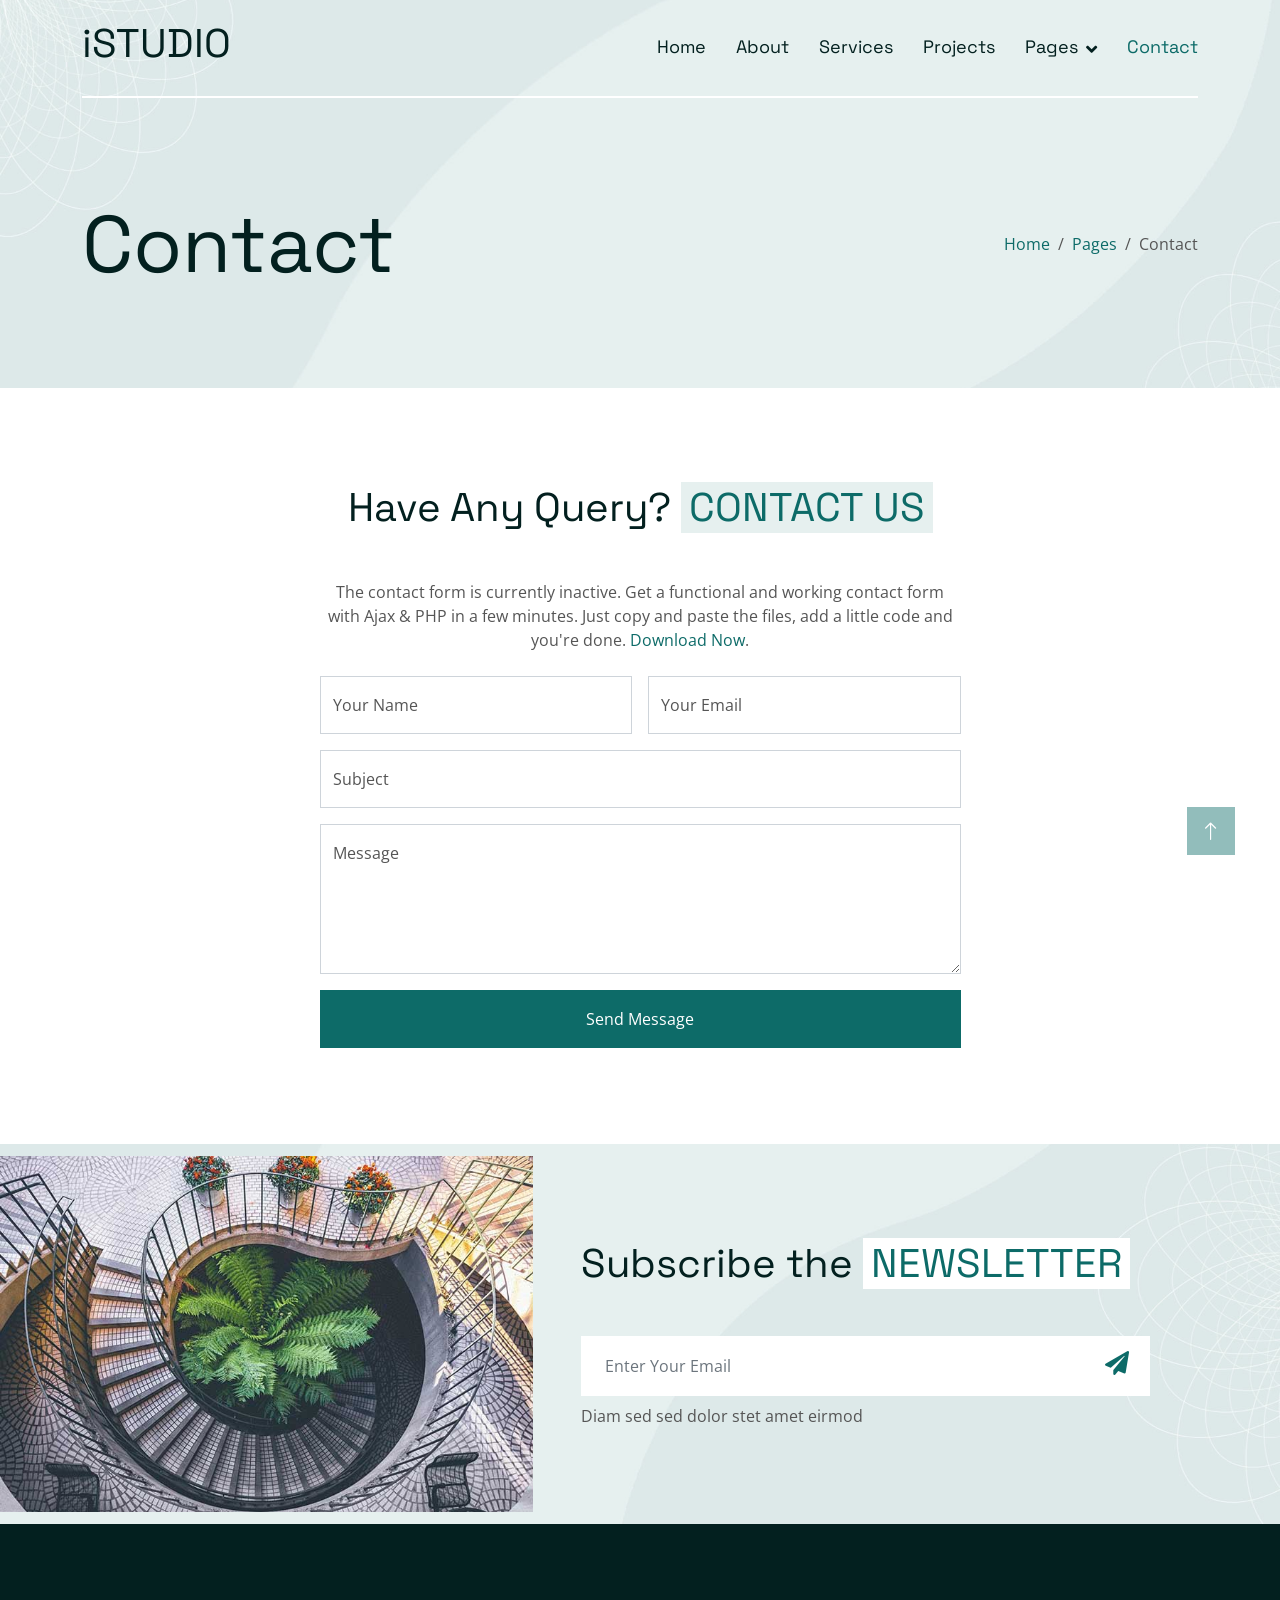
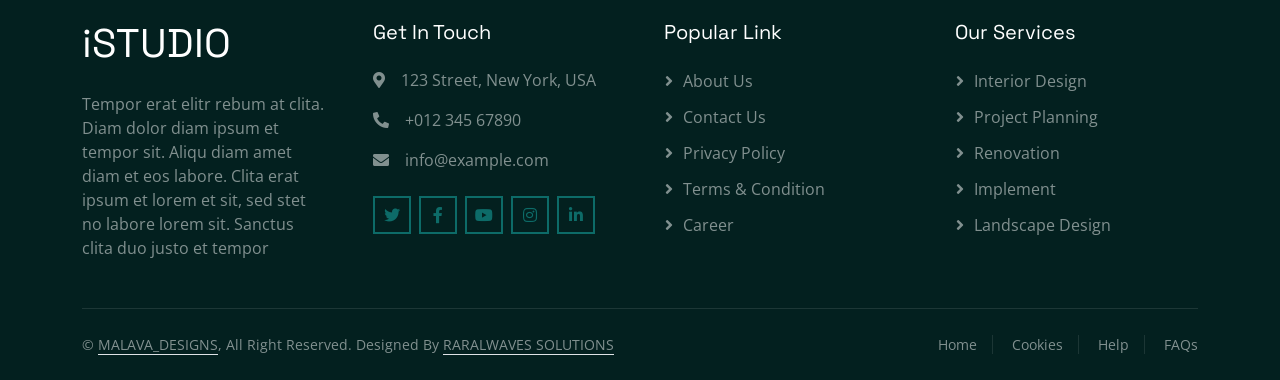
<file: contact.html>
<!DOCTYPE html>
<html lang="en">

<head>
    <meta charset="utf-8">
    <title>MALAVA_INTERIOR-DESIGNER</title>
    <meta content="width=device-width, initial-scale=1.0" name="viewport">
    <meta content="" name="keywords">
    <meta content="" name="description">

    <!-- Favicon -->
    <link href="img/favicon.ico" rel="icon">

    <!-- Google Web Fonts -->
    <link rel="preconnect" href="https://fonts.googleapis.com">
    <link rel="preconnect" href="https://fonts.gstatic.com" crossorigin>
    <link href="https://fonts.googleapis.com/css2?family=Open+Sans&family=Space+Grotesk&display=swap" rel="stylesheet">

    <!-- Icon Font Stylesheet -->
    <link href="https://cdnjs.cloudflare.com/ajax/libs/font-awesome/5.10.0/css/all.min.css" rel="stylesheet">
    <link href="https://cdn.jsdelivr.net/npm/bootstrap-icons@1.4.1/font/bootstrap-icons.css" rel="stylesheet">

    <!-- Libraries Stylesheet -->
    <link href="lib/animate/animate.min.css" rel="stylesheet">
    <link href="lib/owlcarousel/assets/owl.carousel.min.css" rel="stylesheet">

    <!-- Customized Bootstrap Stylesheet -->
    <link href="css/bootstrap.min.css" rel="stylesheet">

    <!-- Template Stylesheet -->
    <link href="css/style.css" rel="stylesheet">
</head>

<body>
    <!-- Spinner Start -->
    <div id="spinner"
        class="show bg-white position-fixed translate-middle w-100 vh-100 top-50 start-50 d-flex align-items-center justify-content-center">
        <div class="spinner-grow text-primary" style="width: 3rem; height: 3rem;" role="status">
            <span class="sr-only">Loading...</span>
        </div>
    </div>
    <!-- Spinner End -->


    <!-- Navbar Start -->
    <div class="container-fluid sticky-top">
        <div class="container">
            <nav class="navbar navbar-expand-lg navbar-light border-bottom border-2 border-white">
                <a href="index.html" class="navbar-brand">
                    <h1>iSTUDIO</h1>
                </a>
                <button type="button" class="navbar-toggler ms-auto me-0" data-bs-toggle="collapse"
                    data-bs-target="#navbarCollapse">
                    <span class="navbar-toggler-icon"></span>
                </button>
                <div class="collapse navbar-collapse" id="navbarCollapse">
                    <div class="navbar-nav ms-auto">
                        <a href="index.html" class="nav-item nav-link">Home</a>
                        <a href="about.html" class="nav-item nav-link">About</a>
                        <a href="service.html" class="nav-item nav-link">Services</a>
                        <a href="project.html" class="nav-item nav-link">Projects</a>
                        <div class="nav-item dropdown">
                            <a href="#" class="nav-link dropdown-toggle" data-bs-toggle="dropdown">Pages</a>
                            <div class="dropdown-menu bg-light mt-2">
                                <a href="feature.html" class="dropdown-item">Features</a>
                                <a href="team.html" class="dropdown-item">Our Team</a>
                                <a href="testimonial.html" class="dropdown-item">Testimonial</a>
                                <a href="404.html" class="dropdown-item">404 Page</a>
                            </div>
                        </div>
                        <a href="contact.html" class="nav-item nav-link active">Contact</a>
                    </div>
                </div>
            </nav>
        </div>
    </div>
    <!-- Navbar End -->


    <!-- Hero Start -->
    <div class="container-fluid pb-5 bg-primary hero-header">
        <div class="container py-5">
            <div class="row g-3 align-items-center">
                <div class="col-lg-6 text-center text-lg-start">
                    <h1 class="display-1 mb-0 animated slideInLeft">Contact</h1>
                </div>
                <div class="col-lg-6 animated slideInRight">
                    <nav aria-label="breadcrumb">
                        <ol class="breadcrumb justify-content-center justify-content-lg-end mb-0">
                            <li class="breadcrumb-item"><a class="text-primary" href="#">Home</a></li>
                            <li class="breadcrumb-item"><a class="text-primary" href="#">Pages</a></li>
                            <li class="breadcrumb-item text-secondary active" aria-current="page">Contact</li>
                        </ol>
                    </nav>
                </div>
            </div>
        </div>
    </div>
    <!-- Hero End -->


    <!-- Contact Start -->
    <div class="container-fluid py-5">
        <div class="container py-5">
            <div class="text-center wow fadeIn" data-wow-delay="0.1s">
                <h1 class="mb-5">Have Any Query? <span class="text-uppercase text-primary bg-light px-2">Contact Us</span></h1>
            </div>
            <div class="row justify-content-center">
                <div class="col-lg-7">
                    <p class="text-center mb-4">The contact form is currently inactive. Get a functional and working contact form with Ajax & PHP in a few minutes. Just copy and paste the files, add a little code and you're done. <a href="https://htmlcodex.com/contact-form">Download Now</a>.</p>
                    <div class="wow fadeIn" data-wow-delay="0.3s">
                        <form>
                            <div class="row g-3">
                                <div class="col-md-6">
                                    <div class="form-floating">
                                        <input type="text" class="form-control" id="name" placeholder="Your Name">
                                        <label for="name">Your Name</label>
                                    </div>
                                </div>
                                <div class="col-md-6">
                                    <div class="form-floating">
                                        <input type="email" class="form-control" id="email" placeholder="Your Email">
                                        <label for="email">Your Email</label>
                                    </div>
                                </div>
                                <div class="col-12">
                                    <div class="form-floating">
                                        <input type="text" class="form-control" id="subject" placeholder="Subject">
                                        <label for="subject">Subject</label>
                                    </div>
                                </div>
                                <div class="col-12">
                                    <div class="form-floating">
                                        <textarea class="form-control" placeholder="Leave a message here" id="message" style="height: 150px"></textarea>
                                        <label for="message">Message</label>
                                    </div>
                                </div>
                                <div class="col-12">
                                    <button class="btn btn-primary w-100 py-3" type="submit">Send Message</button>
                                </div>
                            </div>
                        </form>
                    </div>
                </div>
            </div>
        </div>
    </div>
    <!-- Contact End -->
        

    <!-- Newsletter Start -->
    <div class="container-fluid bg-primary newsletter p-0">
        <div class="container p-0">
            <div class="row g-0 align-items-center">
                <div class="col-md-5 ps-lg-0 text-start wow fadeIn" data-wow-delay="0.2s">
                    <img class="img-fluid w-100" src="img/newsletter.jpg" alt="">
                </div>
                <div class="col-md-7 py-5 newsletter-text wow fadeIn" data-wow-delay="0.5s">
                    <div class="p-5">
                        <h1 class="mb-5">Subscribe the <span class="text-uppercase text-primary bg-white px-2">Newsletter</span></h1>
                        <div class="position-relative w-100 mb-2">
                            <input class="form-control border-0 w-100 ps-4 pe-5" type="text"
                                placeholder="Enter Your Email" style="height: 60px;">
                            <button type="button" class="btn shadow-none position-absolute top-0 end-0 mt-2 me-2"><i
                                    class="fa fa-paper-plane text-primary fs-4"></i></button>
                        </div>
                        <p class="mb-0">Diam sed sed dolor stet amet eirmod</p>
                    </div>
                </div>
            </div>
        </div>
    </div>
    <!-- Newsletter End -->


    <!-- Footer Start -->
    <div class="container-fluid bg-dark text-white-50 footer pt-5">
        <div class="container py-5">
            <div class="row g-5">
                <div class="col-md-6 col-lg-3 wow fadeIn" data-wow-delay="0.1s">
                    <a href="index.html" class="d-inline-block mb-3">
                        <h1 class="text-white">iSTUDIO</h1>
                    </a>
                    <p class="mb-0">Tempor erat elitr rebum at clita. Diam dolor diam ipsum et tempor sit. Aliqu diam
                        amet diam et eos labore. Clita erat ipsum et lorem et sit, sed stet no labore lorem sit. Sanctus
                        clita duo justo et tempor</p>
                </div>
                <div class="col-md-6 col-lg-3 wow fadeIn" data-wow-delay="0.3s">
                    <h5 class="text-white mb-4">Get In Touch</h5>
                    <p><i class="fa fa-map-marker-alt me-3"></i>123 Street, New York, USA</p>
                    <p><i class="fa fa-phone-alt me-3"></i>+012 345 67890</p>
                    <p><i class="fa fa-envelope me-3"></i>info@example.com</p>
                    <div class="d-flex pt-2">
                        <a class="btn btn-outline-primary btn-square border-2 me-2" href=""><i class="fab fa-twitter"></i></a>
                        <a class="btn btn-outline-primary btn-square border-2 me-2" href=""><i class="fab fa-facebook-f"></i></a>
                        <a class="btn btn-outline-primary btn-square border-2 me-2" href=""><i class="fab fa-youtube"></i></a>
                        <a class="btn btn-outline-primary btn-square border-2 me-2" href=""><i class="fab fa-instagram"></i></a>
                        <a class="btn btn-outline-primary btn-square border-2 me-2" href=""><i class="fab fa-linkedin-in"></i></a>
                    </div>
                </div>
                <div class="col-md-6 col-lg-3 wow fadeIn" data-wow-delay="0.5s">
                    <h5 class="text-white mb-4">Popular Link</h5>
                    <a class="btn btn-link" href="">About Us</a>
                    <a class="btn btn-link" href="">Contact Us</a>
                    <a class="btn btn-link" href="">Privacy Policy</a>
                    <a class="btn btn-link" href="">Terms & Condition</a>
                    <a class="btn btn-link" href="">Career</a>
                </div>
                <div class="col-md-6 col-lg-3 wow fadeIn" data-wow-delay="0.7s">
                    <h5 class="text-white mb-4">Our Services</h5>
                    <a class="btn btn-link" href="">Interior Design</a>
                    <a class="btn btn-link" href="">Project Planning</a>
                    <a class="btn btn-link" href="">Renovation</a>
                    <a class="btn btn-link" href="">Implement</a>
                    <a class="btn btn-link" href="">Landscape Design</a>
                </div>
            </div>
        </div>
        <div class="container wow fadeIn" data-wow-delay="0.1s">
            <div class="copyright">
                <div class="row">
                    <div class="col-md-6 text-center text-md-start mb-3 mb-md-0">
                        &copy; <a class="border-bottom" href="#">MALAVA_DESIGNS</a>, All Right Reserved.

                     
                        Designed By <a class="border-bottom" href="https://raralwavessolutions.co.ke/">RARALWAVES SOLUTIONS</a>
                    </div>
                    <div class="col-md-6 text-center text-md-end">
                        <div class="footer-menu">
                            <a href="">Home</a>
                            <a href="">Cookies</a>
                            <a href="">Help</a>
                            <a href="">FAQs</a>
                        </div>
                    </div>
                </div>
            </div>
        </div>
    </div>
    <!-- Footer End -->


    <!-- Back to Top -->
    <a href="#" class="btn btn-lg btn-primary btn-lg-square back-to-top"><i class="bi bi-arrow-up"></i></a>


    <!-- JavaScript Libraries -->
    <script src="https://ajax.googleapis.com/ajax/libs/jquery/3.6.1/jquery.min.js"></script>
    <script src="https://cdn.jsdelivr.net/npm/bootstrap@5.0.0/dist/js/bootstrap.bundle.min.js"></script>
    <script src="lib/wow/wow.min.js"></script>
    <script src="lib/easing/easing.min.js"></script>
    <script src="lib/waypoints/waypoints.min.js"></script>
    <script src="lib/owlcarousel/owl.carousel.min.js"></script>

    <!-- Template Javascript -->
    <script src="js/main.js"></script>
</body>

</html>
</file>
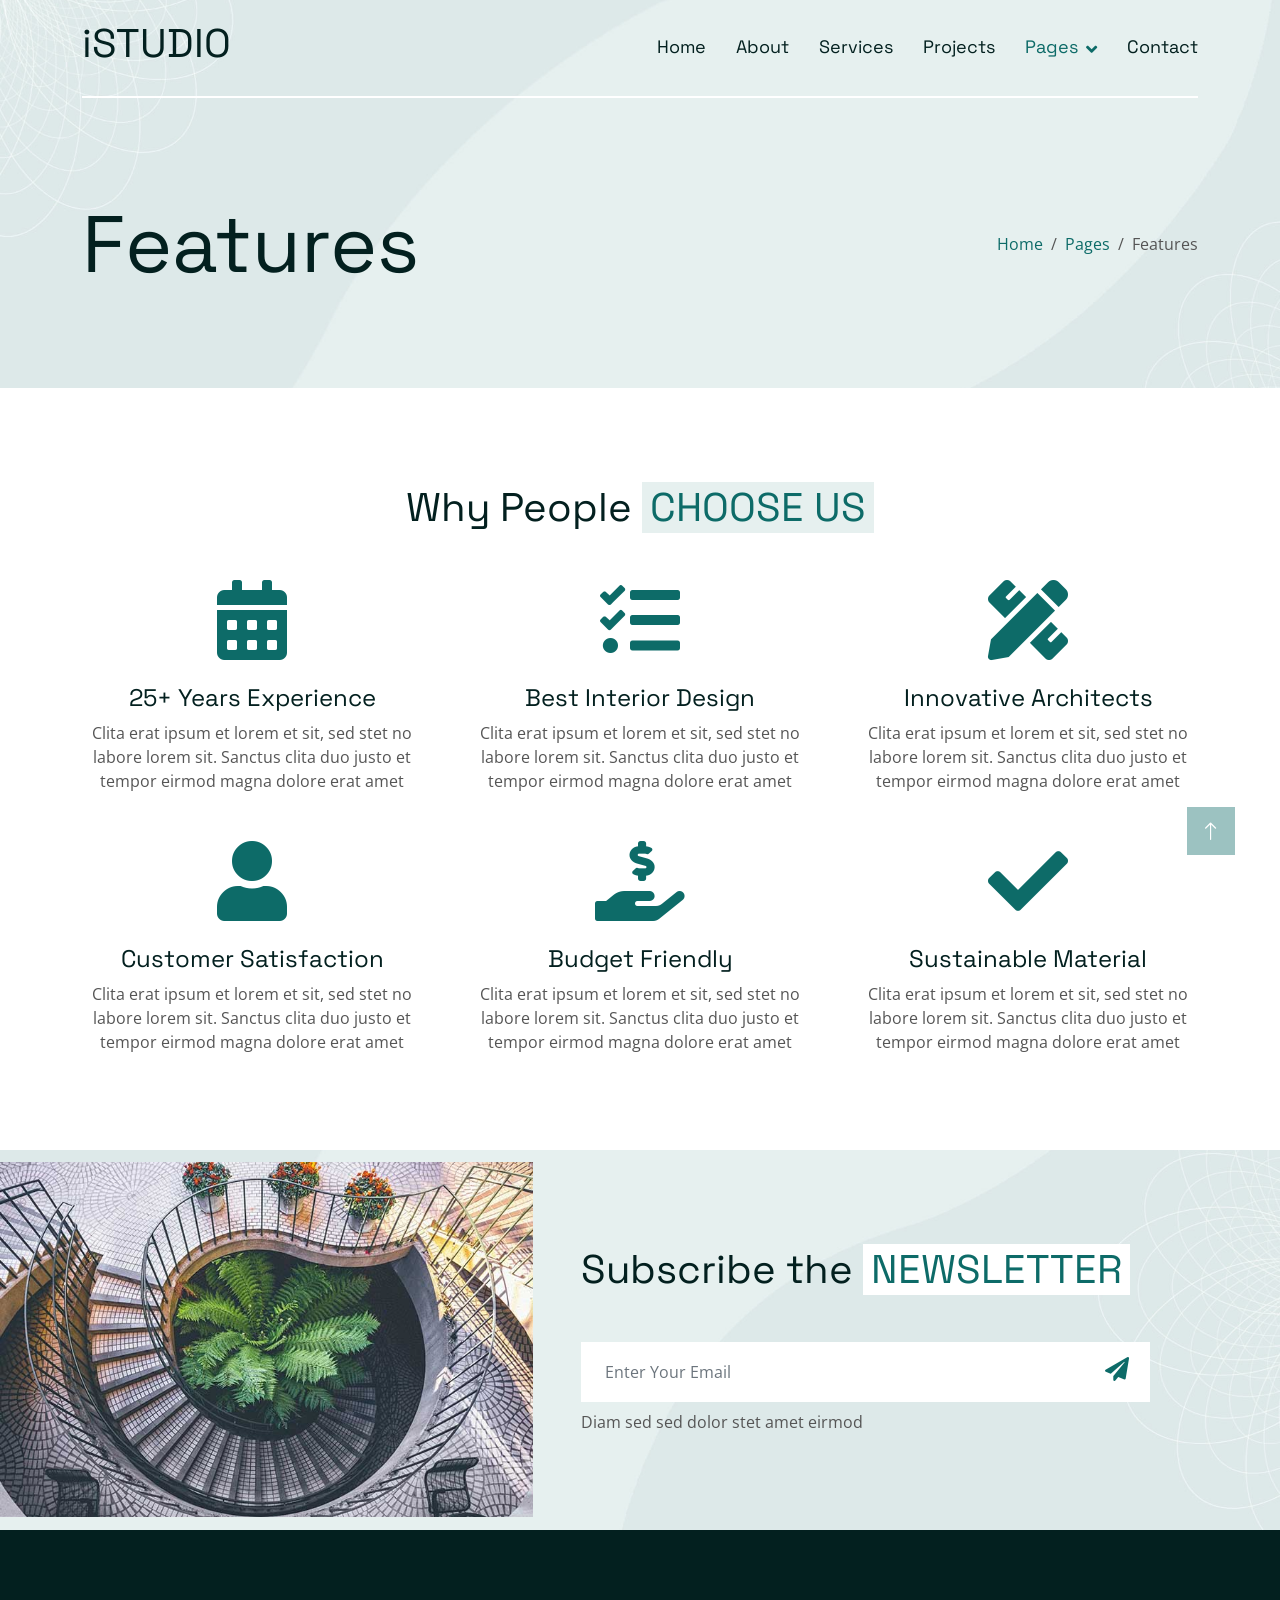
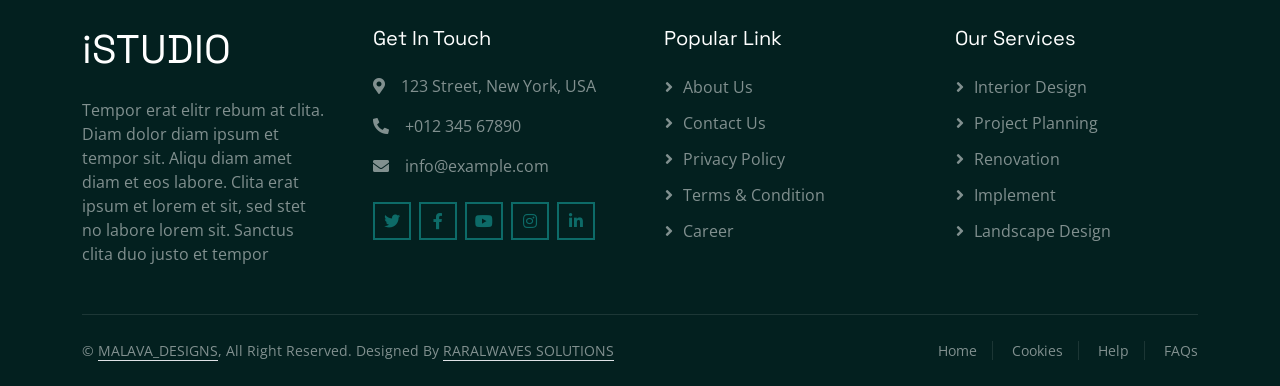
<file: feature.html>
<!DOCTYPE html>
<html lang="en">

<head>
    <meta charset="utf-8">
    <title>MALAVA_INTERIOR-DESIGNER</title>
    <meta content="width=device-width, initial-scale=1.0" name="viewport">
    <meta content="" name="keywords">
    <meta content="" name="description">

    <!-- Favicon -->
    <link href="img/favicon.ico" rel="icon">

    <!-- Google Web Fonts -->
    <link rel="preconnect" href="https://fonts.googleapis.com">
    <link rel="preconnect" href="https://fonts.gstatic.com" crossorigin>
    <link href="https://fonts.googleapis.com/css2?family=Open+Sans&family=Space+Grotesk&display=swap" rel="stylesheet">

    <!-- Icon Font Stylesheet -->
    <link href="https://cdnjs.cloudflare.com/ajax/libs/font-awesome/5.10.0/css/all.min.css" rel="stylesheet">
    <link href="https://cdn.jsdelivr.net/npm/bootstrap-icons@1.4.1/font/bootstrap-icons.css" rel="stylesheet">

    <!-- Libraries Stylesheet -->
    <link href="lib/animate/animate.min.css" rel="stylesheet">
    <link href="lib/owlcarousel/assets/owl.carousel.min.css" rel="stylesheet">

    <!-- Customized Bootstrap Stylesheet -->
    <link href="css/bootstrap.min.css" rel="stylesheet">

    <!-- Template Stylesheet -->
    <link href="css/style.css" rel="stylesheet">
</head>

<body>
    <!-- Spinner Start -->
    <div id="spinner"
        class="show bg-white position-fixed translate-middle w-100 vh-100 top-50 start-50 d-flex align-items-center justify-content-center">
        <div class="spinner-grow text-primary" style="width: 3rem; height: 3rem;" role="status">
            <span class="sr-only">Loading...</span>
        </div>
    </div>
    <!-- Spinner End -->


    <!-- Navbar Start -->
    <div class="container-fluid sticky-top">
        <div class="container">
            <nav class="navbar navbar-expand-lg navbar-light border-bottom border-2 border-white">
                <a href="index.html" class="navbar-brand">
                    <h1>iSTUDIO</h1>
                </a>
                <button type="button" class="navbar-toggler ms-auto me-0" data-bs-toggle="collapse"
                    data-bs-target="#navbarCollapse">
                    <span class="navbar-toggler-icon"></span>
                </button>
                <div class="collapse navbar-collapse" id="navbarCollapse">
                    <div class="navbar-nav ms-auto">
                        <a href="index.html" class="nav-item nav-link">Home</a>
                        <a href="about.html" class="nav-item nav-link">About</a>
                        <a href="service.html" class="nav-item nav-link">Services</a>
                        <a href="project.html" class="nav-item nav-link">Projects</a>
                        <div class="nav-item dropdown">
                            <a href="#" class="nav-link dropdown-toggle active" data-bs-toggle="dropdown">Pages</a>
                            <div class="dropdown-menu bg-light mt-2">
                                <a href="feature.html" class="dropdown-item active">Features</a>
                                <a href="team.html" class="dropdown-item">Our Team</a>
                                <a href="testimonial.html" class="dropdown-item">Testimonial</a>
                                <a href="404.html" class="dropdown-item">404 Page</a>
                            </div>
                        </div>
                        <a href="contact.html" class="nav-item nav-link">Contact</a>
                    </div>
                </div>
            </nav>
        </div>
    </div>
    <!-- Navbar End -->


    <!-- Hero Start -->
    <div class="container-fluid pb-5 bg-primary hero-header">
        <div class="container py-5">
            <div class="row g-3 align-items-center">
                <div class="col-lg-6 text-center text-lg-start">
                    <h1 class="display-1 mb-0 animated slideInLeft">Features</h1>
                </div>
                <div class="col-lg-6 animated slideInRight">
                    <nav aria-label="breadcrumb">
                        <ol class="breadcrumb justify-content-center justify-content-lg-end mb-0">
                            <li class="breadcrumb-item"><a class="text-primary" href="#">Home</a></li>
                            <li class="breadcrumb-item"><a class="text-primary" href="#">Pages</a></li>
                            <li class="breadcrumb-item text-secondary active" aria-current="page">Features</li>
                        </ol>
                    </nav>
                </div>
            </div>
        </div>
    </div>
    <!-- Hero End -->


    <!-- Feature Start -->
    <div class="container-fluid py-5">
        <div class="container py-5">
            <div class="text-center wow fadeIn" data-wow-delay="0.1s">
                <h1 class="mb-5">Why People <span class="text-uppercase text-primary bg-light px-2">Choose Us</span></h1>
            </div>
            <div class="row g-5 align-items-center text-center">
                <div class="col-md-6 col-lg-4 wow fadeIn" data-wow-delay="0.1s">
                    <i class="fa fa-calendar-alt fa-5x text-primary mb-4"></i>
                    <h4>25+ Years Experience</h4>
                    <p class="mb-0">Clita erat ipsum et lorem et sit, sed stet no labore lorem sit. Sanctus clita duo justo et tempor eirmod magna dolore erat amet</p>
                </div>
                <div class="col-md-6 col-lg-4 wow fadeIn" data-wow-delay="0.3s">
                    <i class="fa fa-tasks fa-5x text-primary mb-4"></i>
                    <h4>Best Interior Design</h4>
                    <p class="mb-0">Clita erat ipsum et lorem et sit, sed stet no labore lorem sit. Sanctus clita duo justo et tempor eirmod magna dolore erat amet</p>
                </div>
                <div class="col-md-6 col-lg-4 wow fadeIn" data-wow-delay="0.5s">
                    <i class="fa fa-pencil-ruler fa-5x text-primary mb-4"></i>
                    <h4>Innovative Architects</h4>
                    <p class="mb-0">Clita erat ipsum et lorem et sit, sed stet no labore lorem sit. Sanctus clita duo justo et tempor eirmod magna dolore erat amet</p>
                </div>
                <div class="col-md-6 col-lg-4 wow fadeIn" data-wow-delay="0.1s">
                    <i class="fa fa-user fa-5x text-primary mb-4"></i>
                    <h4>Customer Satisfaction</h4>
                    <p class="mb-0">Clita erat ipsum et lorem et sit, sed stet no labore lorem sit. Sanctus clita duo justo et tempor eirmod magna dolore erat amet</p>
                </div>
                <div class="col-md-6 col-lg-4 wow fadeIn" data-wow-delay="0.3s">
                    <i class="fa fa-hand-holding-usd fa-5x text-primary mb-4"></i>
                    <h4>Budget Friendly</h4>
                    <p class="mb-0">Clita erat ipsum et lorem et sit, sed stet no labore lorem sit. Sanctus clita duo justo et tempor eirmod magna dolore erat amet</p>
                </div>
                <div class="col-md-6 col-lg-4 wow fadeIn" data-wow-delay="0.5s">
                    <i class="fa fa-check fa-5x text-primary mb-4"></i>
                    <h4>Sustainable Material</h4>
                    <p class="mb-0">Clita erat ipsum et lorem et sit, sed stet no labore lorem sit. Sanctus clita duo justo et tempor eirmod magna dolore erat amet</p>
                </div>
            </div>
        </div>
    </div>
    <!-- Feature End -->


    <!-- Newsletter Start -->
    <div class="container-fluid bg-primary newsletter p-0">
        <div class="container p-0">
            <div class="row g-0 align-items-center">
                <div class="col-md-5 ps-lg-0 text-start wow fadeIn" data-wow-delay="0.2s">
                    <img class="img-fluid w-100" src="img/newsletter.jpg" alt="">
                </div>
                <div class="col-md-7 py-5 newsletter-text wow fadeIn" data-wow-delay="0.5s">
                    <div class="p-5">
                        <h1 class="mb-5">Subscribe the <span class="text-uppercase text-primary bg-white px-2">Newsletter</span></h1>
                        <div class="position-relative w-100 mb-2">
                            <input class="form-control border-0 w-100 ps-4 pe-5" type="text"
                                placeholder="Enter Your Email" style="height: 60px;">
                            <button type="button" class="btn shadow-none position-absolute top-0 end-0 mt-2 me-2"><i
                                    class="fa fa-paper-plane text-primary fs-4"></i></button>
                        </div>
                        <p class="mb-0">Diam sed sed dolor stet amet eirmod</p>
                    </div>
                </div>
            </div>
        </div>
    </div>
    <!-- Newsletter End -->


    <!-- Footer Start -->
    <div class="container-fluid bg-dark text-white-50 footer pt-5">
        <div class="container py-5">
            <div class="row g-5">
                <div class="col-md-6 col-lg-3 wow fadeIn" data-wow-delay="0.1s">
                    <a href="index.html" class="d-inline-block mb-3">
                        <h1 class="text-white">iSTUDIO</h1>
                    </a>
                    <p class="mb-0">Tempor erat elitr rebum at clita. Diam dolor diam ipsum et tempor sit. Aliqu diam
                        amet diam et eos labore. Clita erat ipsum et lorem et sit, sed stet no labore lorem sit. Sanctus
                        clita duo justo et tempor</p>
                </div>
                <div class="col-md-6 col-lg-3 wow fadeIn" data-wow-delay="0.3s">
                    <h5 class="text-white mb-4">Get In Touch</h5>
                    <p><i class="fa fa-map-marker-alt me-3"></i>123 Street, New York, USA</p>
                    <p><i class="fa fa-phone-alt me-3"></i>+012 345 67890</p>
                    <p><i class="fa fa-envelope me-3"></i>info@example.com</p>
                    <div class="d-flex pt-2">
                        <a class="btn btn-outline-primary btn-square border-2 me-2" href=""><i class="fab fa-twitter"></i></a>
                        <a class="btn btn-outline-primary btn-square border-2 me-2" href=""><i class="fab fa-facebook-f"></i></a>
                        <a class="btn btn-outline-primary btn-square border-2 me-2" href=""><i class="fab fa-youtube"></i></a>
                        <a class="btn btn-outline-primary btn-square border-2 me-2" href=""><i class="fab fa-instagram"></i></a>
                        <a class="btn btn-outline-primary btn-square border-2 me-2" href=""><i class="fab fa-linkedin-in"></i></a>
                    </div>
                </div>
                <div class="col-md-6 col-lg-3 wow fadeIn" data-wow-delay="0.5s">
                    <h5 class="text-white mb-4">Popular Link</h5>
                    <a class="btn btn-link" href="">About Us</a>
                    <a class="btn btn-link" href="">Contact Us</a>
                    <a class="btn btn-link" href="">Privacy Policy</a>
                    <a class="btn btn-link" href="">Terms & Condition</a>
                    <a class="btn btn-link" href="">Career</a>
                </div>
                <div class="col-md-6 col-lg-3 wow fadeIn" data-wow-delay="0.7s">
                    <h5 class="text-white mb-4">Our Services</h5>
                    <a class="btn btn-link" href="">Interior Design</a>
                    <a class="btn btn-link" href="">Project Planning</a>
                    <a class="btn btn-link" href="">Renovation</a>
                    <a class="btn btn-link" href="">Implement</a>
                    <a class="btn btn-link" href="">Landscape Design</a>
                </div>
            </div>
        </div>
        <div class="container wow fadeIn" data-wow-delay="0.1s">
            <div class="copyright">
                <div class="row">
                    <div class="col-md-6 text-center text-md-start mb-3 mb-md-0">
                         &copy; <a class="border-bottom" href="#">MALAVA_DESIGNS</a>, All Right Reserved.

                     
                        Designed By <a class="border-bottom" href="https://raralwavessolutions.co.ke/">RARALWAVES SOLUTIONS</a>
                    </div>
                    <div class="col-md-6 text-center text-md-end">
                        <div class="footer-menu">
                            <a href="">Home</a>
                            <a href="">Cookies</a>
                            <a href="">Help</a>
                            <a href="">FAQs</a>
                        </div>
                    </div>
                </div>
            </div>
        </div>
    </div>
    <!-- Footer End -->


    <!-- Back to Top -->
    <a href="#" class="btn btn-lg btn-primary btn-lg-square back-to-top"><i class="bi bi-arrow-up"></i></a>


    <!-- JavaScript Libraries -->
    <script src="https://ajax.googleapis.com/ajax/libs/jquery/3.6.1/jquery.min.js"></script>
    <script src="https://cdn.jsdelivr.net/npm/bootstrap@5.0.0/dist/js/bootstrap.bundle.min.js"></script>
    <script src="lib/wow/wow.min.js"></script>
    <script src="lib/easing/easing.min.js"></script>
    <script src="lib/waypoints/waypoints.min.js"></script>
    <script src="lib/owlcarousel/owl.carousel.min.js"></script>

    <!-- Template Javascript -->
    <script src="js/main.js"></script>
</body>


</html>
</file>
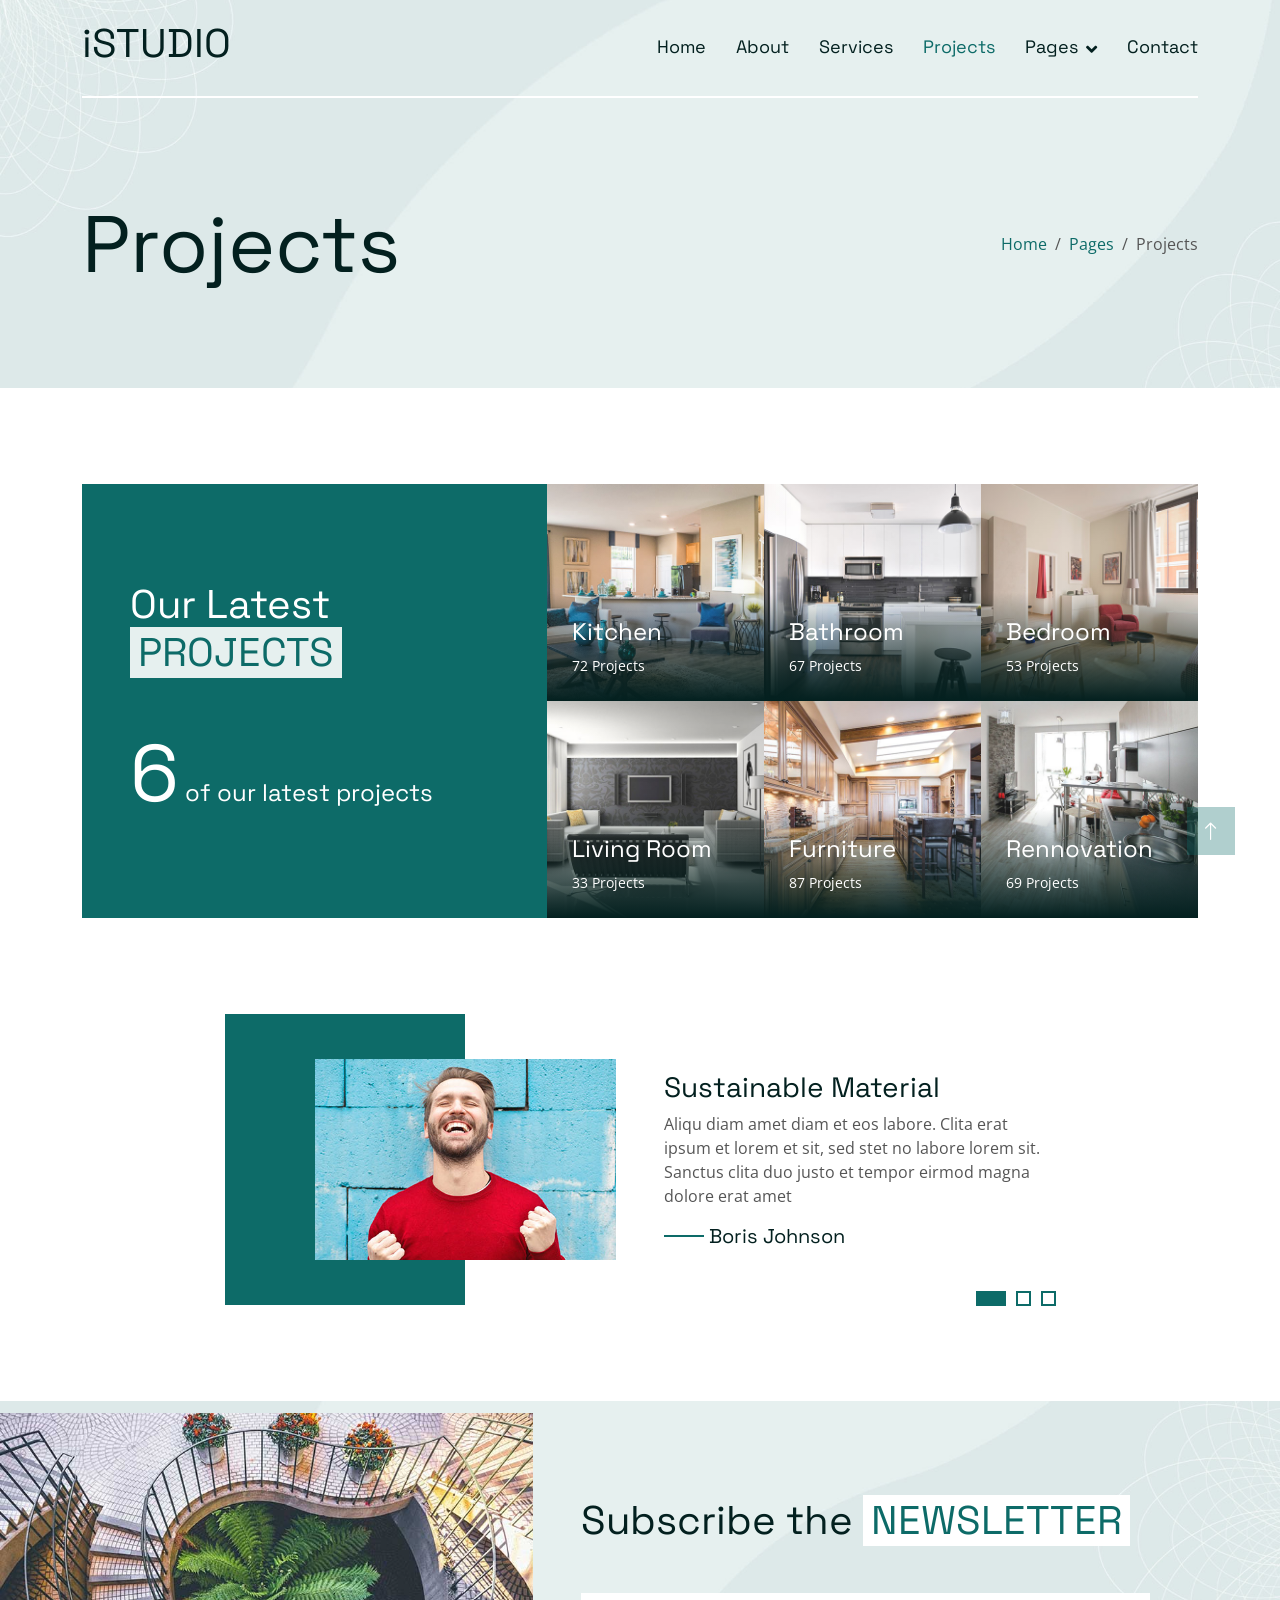
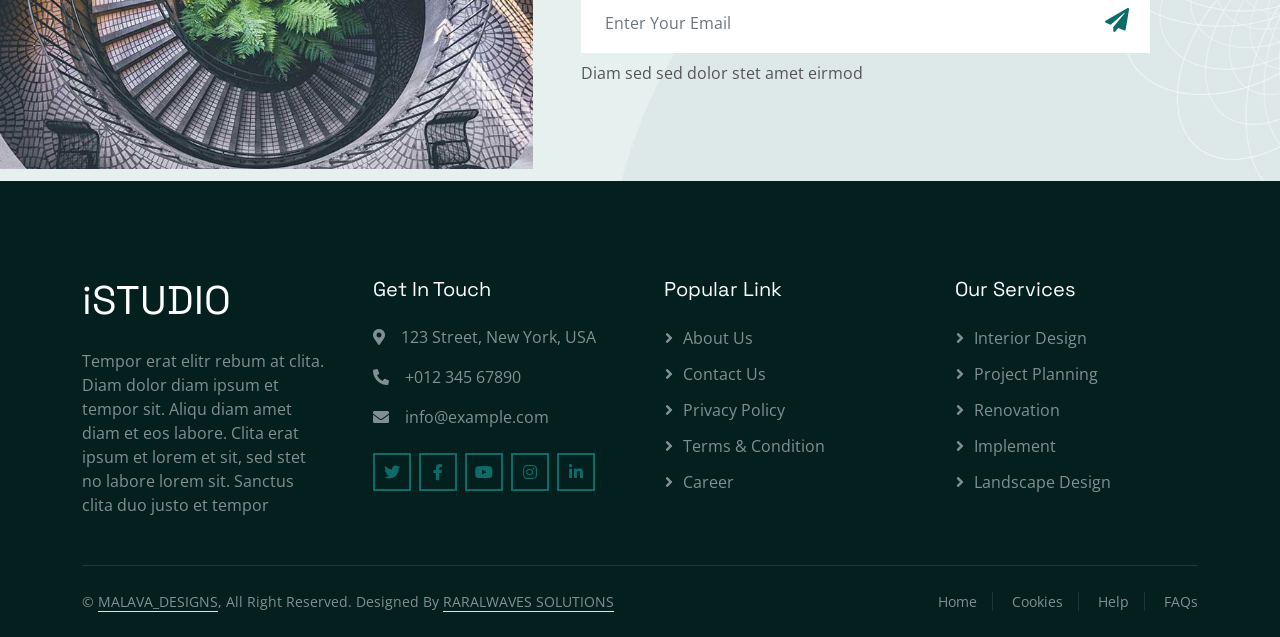
<file: project.html>
<!DOCTYPE html>
<html lang="en">

<head>
    <meta charset="utf-8">
    <title>MALAVA_INTERIOR-DESIGNER</title>
    <meta content="width=device-width, initial-scale=1.0" name="viewport">
    <meta content="" name="keywords">
    <meta content="" name="description">

    <!-- Favicon -->
    <link href="img/favicon.ico" rel="icon">

    <!-- Google Web Fonts -->
    <link rel="preconnect" href="https://fonts.googleapis.com">
    <link rel="preconnect" href="https://fonts.gstatic.com" crossorigin>
    <link href="https://fonts.googleapis.com/css2?family=Open+Sans&family=Space+Grotesk&display=swap" rel="stylesheet">

    <!-- Icon Font Stylesheet -->
    <link href="https://cdnjs.cloudflare.com/ajax/libs/font-awesome/5.10.0/css/all.min.css" rel="stylesheet">
    <link href="https://cdn.jsdelivr.net/npm/bootstrap-icons@1.4.1/font/bootstrap-icons.css" rel="stylesheet">

    <!-- Libraries Stylesheet -->
    <link href="lib/animate/animate.min.css" rel="stylesheet">
    <link href="lib/owlcarousel/assets/owl.carousel.min.css" rel="stylesheet">

    <!-- Customized Bootstrap Stylesheet -->
    <link href="css/bootstrap.min.css" rel="stylesheet">

    <!-- Template Stylesheet -->
    <link href="css/style.css" rel="stylesheet">
</head>

<body>
    <!-- Spinner Start -->
    <div id="spinner"
        class="show bg-white position-fixed translate-middle w-100 vh-100 top-50 start-50 d-flex align-items-center justify-content-center">
        <div class="spinner-grow text-primary" style="width: 3rem; height: 3rem;" role="status">
            <span class="sr-only">Loading...</span>
        </div>
    </div>
    <!-- Spinner End -->


    <!-- Navbar Start -->
    <div class="container-fluid sticky-top">
        <div class="container">
            <nav class="navbar navbar-expand-lg navbar-light border-bottom border-2 border-white">
                <a href="index.html" class="navbar-brand">
                    <h1>iSTUDIO</h1>
                </a>
                <button type="button" class="navbar-toggler ms-auto me-0" data-bs-toggle="collapse"
                    data-bs-target="#navbarCollapse">
                    <span class="navbar-toggler-icon"></span>
                </button>
                <div class="collapse navbar-collapse" id="navbarCollapse">
                    <div class="navbar-nav ms-auto">
                        <a href="index.html" class="nav-item nav-link">Home</a>
                        <a href="about.html" class="nav-item nav-link">About</a>
                        <a href="service.html" class="nav-item nav-link">Services</a>
                        <a href="project.html" class="nav-item nav-link active">Projects</a>
                        <div class="nav-item dropdown">
                            <a href="#" class="nav-link dropdown-toggle" data-bs-toggle="dropdown">Pages</a>
                            <div class="dropdown-menu bg-light mt-2">
                                <a href="feature.html" class="dropdown-item">Features</a>
                                <a href="team.html" class="dropdown-item">Our Team</a>
                                <a href="testimonial.html" class="dropdown-item">Testimonial</a>
                                <a href="404.html" class="dropdown-item">404 Page</a>
                            </div>
                        </div>
                        <a href="contact.html" class="nav-item nav-link">Contact</a>
                    </div>
                </div>
            </nav>
        </div>
    </div>
    <!-- Navbar End -->


    <!-- Hero Start -->
    <div class="container-fluid pb-5 bg-primary hero-header">
        <div class="container py-5">
            <div class="row g-3 align-items-center">
                <div class="col-lg-6 text-center text-lg-start">
                    <h1 class="display-1 mb-0 animated slideInLeft">Projects</h1>
                </div>
                <div class="col-lg-6 animated slideInRight">
                    <nav aria-label="breadcrumb">
                        <ol class="breadcrumb justify-content-center justify-content-lg-end mb-0">
                            <li class="breadcrumb-item"><a class="text-primary" href="#">Home</a></li>
                            <li class="breadcrumb-item"><a class="text-primary" href="#">Pages</a></li>
                            <li class="breadcrumb-item text-secondary active" aria-current="page">Projects</li>
                        </ol>
                    </nav>
                </div>
            </div>
        </div>
    </div>
    <!-- Hero End -->


    <!-- Project Start -->
    <div class="container-fluid py-5">
        <div class="container py-5">
            <div class="row g-0">
                <div class="col-lg-5 wow fadeIn" data-wow-delay="0.1s">
                    <div class="d-flex flex-column justify-content-center bg-primary h-100 p-5">
                        <h1 class="text-white mb-5">Our Latest <span
                                class="text-uppercase text-primary bg-light px-2">Projects</span></h1>
                        <h4 class="text-white mb-0"><span class="display-1">6</span> of our latest projects</h4>
                    </div>
                </div>
                <div class="col-lg-7">
                    <div class="row g-0">
                        <div class="col-md-6 col-lg-4 wow fadeIn" data-wow-delay="0.2s">
                            <div class="project-item position-relative overflow-hidden">
                                <img class="img-fluid w-100" src="img/project-1.jpg" alt="">
                                <a class="project-overlay text-decoration-none" href="">
                                    <h4 class="text-white">Kitchen</h4>
                                    <small class="text-white">72 Projects</small>
                                </a>
                            </div>
                        </div>
                        <div class="col-md-6 col-lg-4 wow fadeIn" data-wow-delay="0.3s">
                            <div class="project-item position-relative overflow-hidden">
                                <img class="img-fluid w-100" src="img/project-2.jpg" alt="">
                                <a class="project-overlay text-decoration-none" href="">
                                    <h4 class="text-white">Bathroom</h4>
                                    <small class="text-white">67 Projects</small>
                                </a>
                            </div>
                        </div>
                        <div class="col-md-6 col-lg-4 wow fadeIn" data-wow-delay="0.4s">
                            <div class="project-item position-relative overflow-hidden">
                                <img class="img-fluid w-100" src="img/project-3.jpg" alt="">
                                <a class="project-overlay text-decoration-none" href="">
                                    <h4 class="text-white">Bedroom</h4>
                                    <small class="text-white">53 Projects</small>
                                </a>
                            </div>
                        </div>
                        <div class="col-md-6 col-lg-4 wow fadeIn" data-wow-delay="0.5s">
                            <div class="project-item position-relative overflow-hidden">
                                <img class="img-fluid w-100" src="img/project-4.jpg" alt="">
                                <a class="project-overlay text-decoration-none" href="">
                                    <h4 class="text-white">Living Room</h4>
                                    <small class="text-white">33 Projects</small>
                                </a>
                            </div>
                        </div>
                        <div class="col-md-6 col-lg-4 wow fadeIn" data-wow-delay="0.6s">
                            <div class="project-item position-relative overflow-hidden">
                                <img class="img-fluid w-100" src="img/project-5.jpg" alt="">
                                <a class="project-overlay text-decoration-none" href="">
                                    <h4 class="text-white">Furniture</h4>
                                    <small class="text-white">87 Projects</small>
                                </a>
                            </div>
                        </div>
                        <div class="col-md-6 col-lg-4 wow fadeIn" data-wow-delay="0.7s">
                            <div class="project-item position-relative overflow-hidden">
                                <img class="img-fluid w-100" src="img/project-6.jpg" alt="">
                                <a class="project-overlay text-decoration-none" href="">
                                    <h4 class="text-white">Rennovation</h4>
                                    <small class="text-white">69 Projects</small>
                                </a>
                            </div>
                        </div>
                    </div>
                </div>
            </div>
        </div>
    </div>
    <!-- Project End -->


    <!-- Testimonial Start -->
    <div class="container-xxl pb-5">
        <div class="container pb-5">
            <div class="row justify-content-center">
                <div class="col-md-12 col-lg-9">
                    <div class="owl-carousel testimonial-carousel wow fadeIn" data-wow-delay="0.2s">
                        <div class="testimonial-item">
                            <div class="row g-5 align-items-center">
                                <div class="col-md-6">
                                    <div class="testimonial-img">
                                        <img class="img-fluid" src="img/testimonial-1.jpg" alt="">
                                    </div>
                                </div>
                                <div class="col-md-6">
                                    <div class="testimonial-text pb-5 pb-md-0">
                                        <h3>Sustainable Material</h3>
                                        <p>Aliqu diam amet diam et eos labore. Clita erat ipsum et lorem et sit, sed
                                            stet no labore lorem sit. Sanctus clita duo justo et tempor eirmod magna
                                            dolore erat
                                            amet</p>
                                        <h5 class="mb-0">Boris Johnson</h5>
                                    </div>
                                </div>
                            </div>
                        </div>
                        <div class="testimonial-item">
                            <div class="row g-5 align-items-center">
                                <div class="col-md-6">
                                    <div class="testimonial-img">
                                        <img class="img-fluid" src="img/testimonial-2.jpg" alt="">
                                    </div>
                                </div>
                                <div class="col-md-6">
                                    <div class="testimonial-text pb-5 pb-md-0">
                                        <h3>Customer Satisfaction</h3>
                                        <p>Clita erat ipsum et lorem et sit, sed
                                            stet no labore lorem sit. Sanctus clita duo justo et tempor eirmod magna
                                            dolore erat
                                            amet</p>
                                        <h5 class="mb-0">Alexander Bell</h5>
                                    </div>
                                </div>
                            </div>
                        </div>
                        <div class="testimonial-item">
                            <div class="row g-5 align-items-center">
                                <div class="col-md-6">
                                    <div class="testimonial-img">
                                        <img class="img-fluid" src="img/testimonial-3.jpg" alt="">
                                    </div>
                                </div>
                                <div class="col-md-6">
                                    <div class="testimonial-text pb-5 pb-md-0">
                                        <h3>Budget Friendly</h3>
                                        <p>Diam amet diam et eos labore. Clita erat ipsum et lorem et sit, sed
                                            stet no labore lorem sit. Sanctus clita duo justo et tempor eirmod magna
                                            dolore erat
                                            amet</p>
                                        <h5 class="mb-0">Bradley Gordon</h5>
                                    </div>
                                </div>
                            </div>
                        </div>
                    </div>
                </div>
            </div>
        </div>
    </div>
    <!-- Testimonial End -->


    <!-- Newsletter Start -->
    <div class="container-fluid bg-primary newsletter p-0">
        <div class="container p-0">
            <div class="row g-0 align-items-center">
                <div class="col-md-5 ps-lg-0 text-start wow fadeIn" data-wow-delay="0.2s">
                    <img class="img-fluid w-100" src="img/newsletter.jpg" alt="">
                </div>
                <div class="col-md-7 py-5 newsletter-text wow fadeIn" data-wow-delay="0.5s">
                    <div class="p-5">
                        <h1 class="mb-5">Subscribe the <span class="text-uppercase text-primary bg-white px-2">Newsletter</span></h1>
                        <div class="position-relative w-100 mb-2">
                            <input class="form-control border-0 w-100 ps-4 pe-5" type="text"
                                placeholder="Enter Your Email" style="height: 60px;">
                            <button type="button" class="btn shadow-none position-absolute top-0 end-0 mt-2 me-2"><i
                                    class="fa fa-paper-plane text-primary fs-4"></i></button>
                        </div>
                        <p class="mb-0">Diam sed sed dolor stet amet eirmod</p>
                    </div>
                </div>
            </div>
        </div>
    </div>
    <!-- Newsletter End -->


    <!-- Footer Start -->
    <div class="container-fluid bg-dark text-white-50 footer pt-5">
        <div class="container py-5">
            <div class="row g-5">
                <div class="col-md-6 col-lg-3 wow fadeIn" data-wow-delay="0.1s">
                    <a href="index.html" class="d-inline-block mb-3">
                        <h1 class="text-white">iSTUDIO</h1>
                    </a>
                    <p class="mb-0">Tempor erat elitr rebum at clita. Diam dolor diam ipsum et tempor sit. Aliqu diam
                        amet diam et eos labore. Clita erat ipsum et lorem et sit, sed stet no labore lorem sit. Sanctus
                        clita duo justo et tempor</p>
                </div>
                <div class="col-md-6 col-lg-3 wow fadeIn" data-wow-delay="0.3s">
                    <h5 class="text-white mb-4">Get In Touch</h5>
                    <p><i class="fa fa-map-marker-alt me-3"></i>123 Street, New York, USA</p>
                    <p><i class="fa fa-phone-alt me-3"></i>+012 345 67890</p>
                    <p><i class="fa fa-envelope me-3"></i>info@example.com</p>
                    <div class="d-flex pt-2">
                        <a class="btn btn-outline-primary btn-square border-2 me-2" href=""><i class="fab fa-twitter"></i></a>
                        <a class="btn btn-outline-primary btn-square border-2 me-2" href=""><i class="fab fa-facebook-f"></i></a>
                        <a class="btn btn-outline-primary btn-square border-2 me-2" href=""><i class="fab fa-youtube"></i></a>
                        <a class="btn btn-outline-primary btn-square border-2 me-2" href=""><i class="fab fa-instagram"></i></a>
                        <a class="btn btn-outline-primary btn-square border-2 me-2" href=""><i class="fab fa-linkedin-in"></i></a>
                    </div>
                </div>
                <div class="col-md-6 col-lg-3 wow fadeIn" data-wow-delay="0.5s">
                    <h5 class="text-white mb-4">Popular Link</h5>
                    <a class="btn btn-link" href="">About Us</a>
                    <a class="btn btn-link" href="">Contact Us</a>
                    <a class="btn btn-link" href="">Privacy Policy</a>
                    <a class="btn btn-link" href="">Terms & Condition</a>
                    <a class="btn btn-link" href="">Career</a>
                </div>
                <div class="col-md-6 col-lg-3 wow fadeIn" data-wow-delay="0.7s">
                    <h5 class="text-white mb-4">Our Services</h5>
                    <a class="btn btn-link" href="">Interior Design</a>
                    <a class="btn btn-link" href="">Project Planning</a>
                    <a class="btn btn-link" href="">Renovation</a>
                    <a class="btn btn-link" href="">Implement</a>
                    <a class="btn btn-link" href="">Landscape Design</a>
                </div>
            </div>
        </div>
        <div class="container wow fadeIn" data-wow-delay="0.1s">
            <div class="copyright">
                <div class="row">
                    <div class="col-md-6 text-center text-md-start mb-3 mb-md-0">
                         &copy; <a class="border-bottom" href="#">MALAVA_DESIGNS</a>, All Right Reserved.

                     
                        Designed By <a class="border-bottom" href="https://raralwavessolutions.co.ke/">RARALWAVES SOLUTIONS</a>
                    </div>
                    <div class="col-md-6 text-center text-md-end">
                        <div class="footer-menu">
                            <a href="">Home</a>
                            <a href="">Cookies</a>
                            <a href="">Help</a>
                            <a href="">FAQs</a>
                        </div>
                    </div>
                </div>
            </div>
        </div>
    </div>
    <!-- Footer End -->


    <!-- Back to Top -->
    <a href="#" class="btn btn-lg btn-primary btn-lg-square back-to-top"><i class="bi bi-arrow-up"></i></a>


    <!-- JavaScript Libraries -->
    <script src="https://ajax.googleapis.com/ajax/libs/jquery/3.6.1/jquery.min.js"></script>
    <script src="https://cdn.jsdelivr.net/npm/bootstrap@5.0.0/dist/js/bootstrap.bundle.min.js"></script>
    <script src="lib/wow/wow.min.js"></script>
    <script src="lib/easing/easing.min.js"></script>
    <script src="lib/waypoints/waypoints.min.js"></script>
    <script src="lib/owlcarousel/owl.carousel.min.js"></script>

    <!-- Template Javascript -->
    <script src="js/main.js"></script>
</body>


</html>
</file>
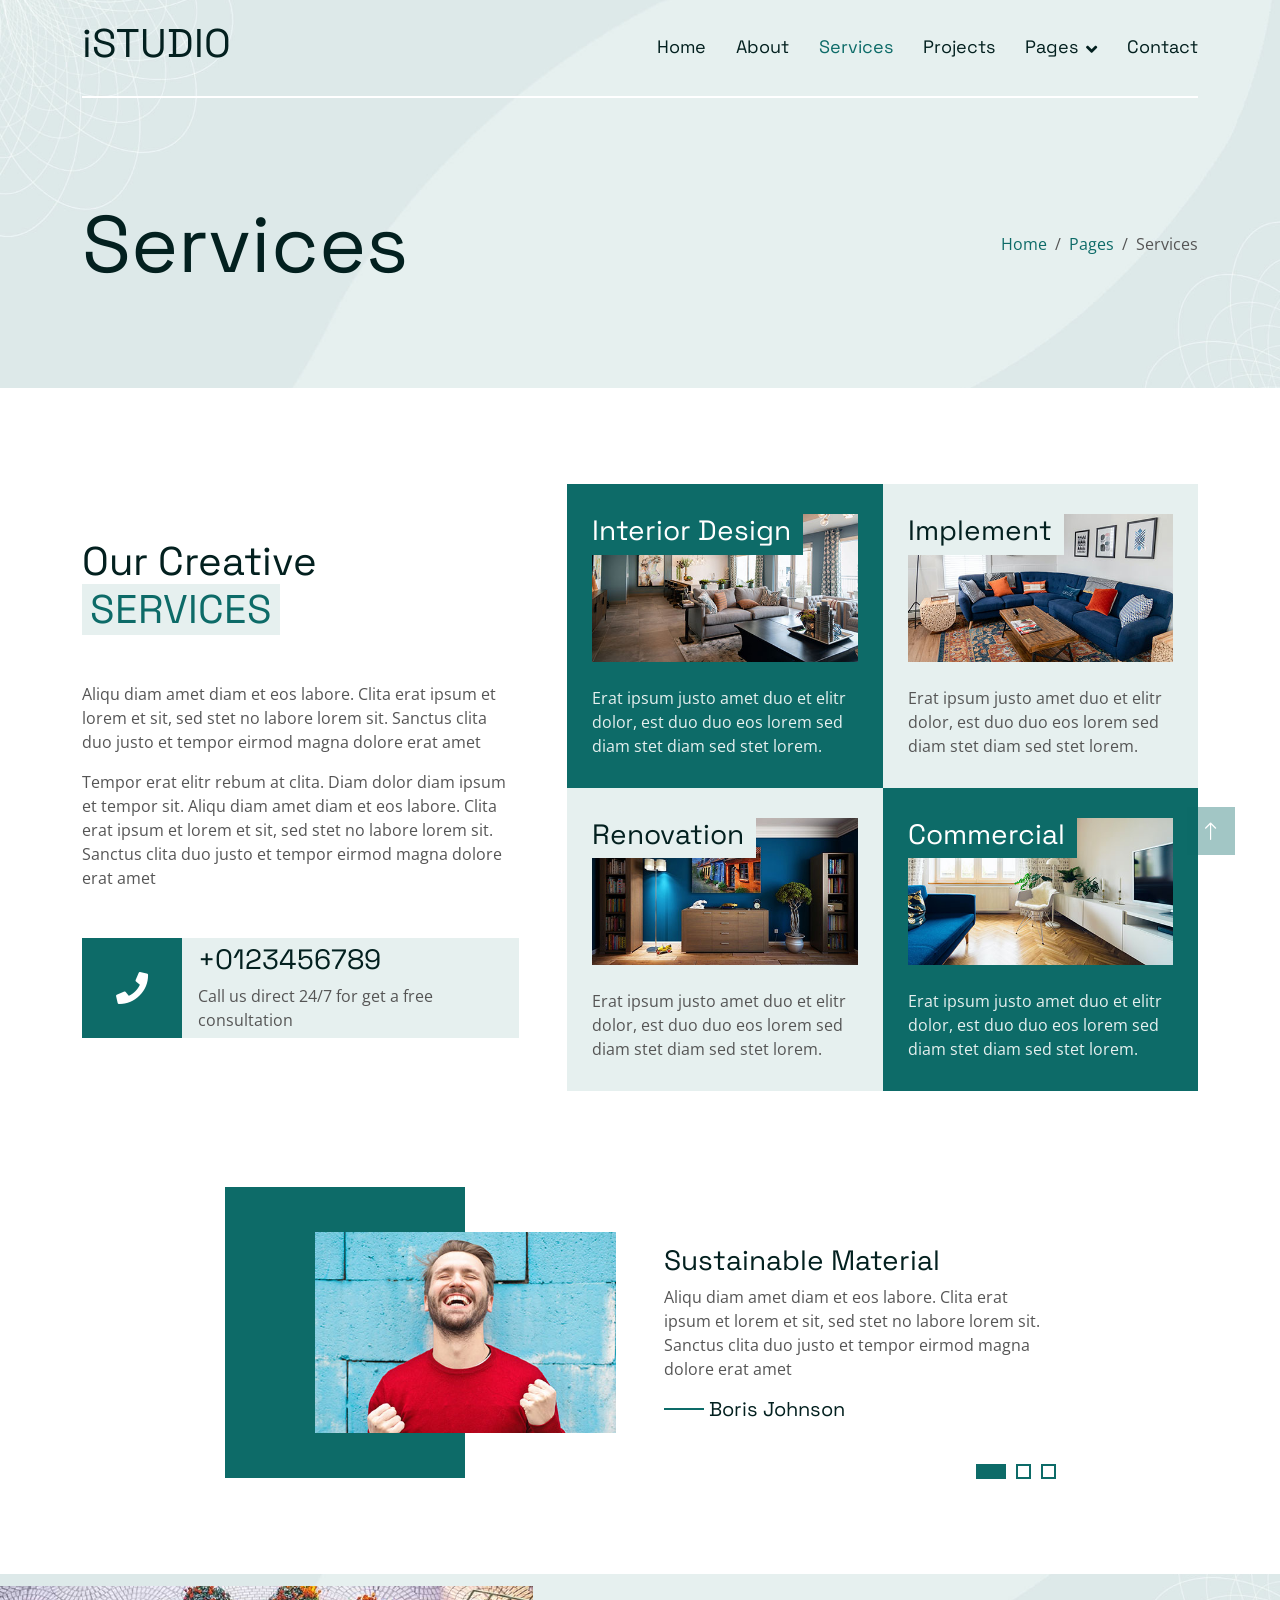
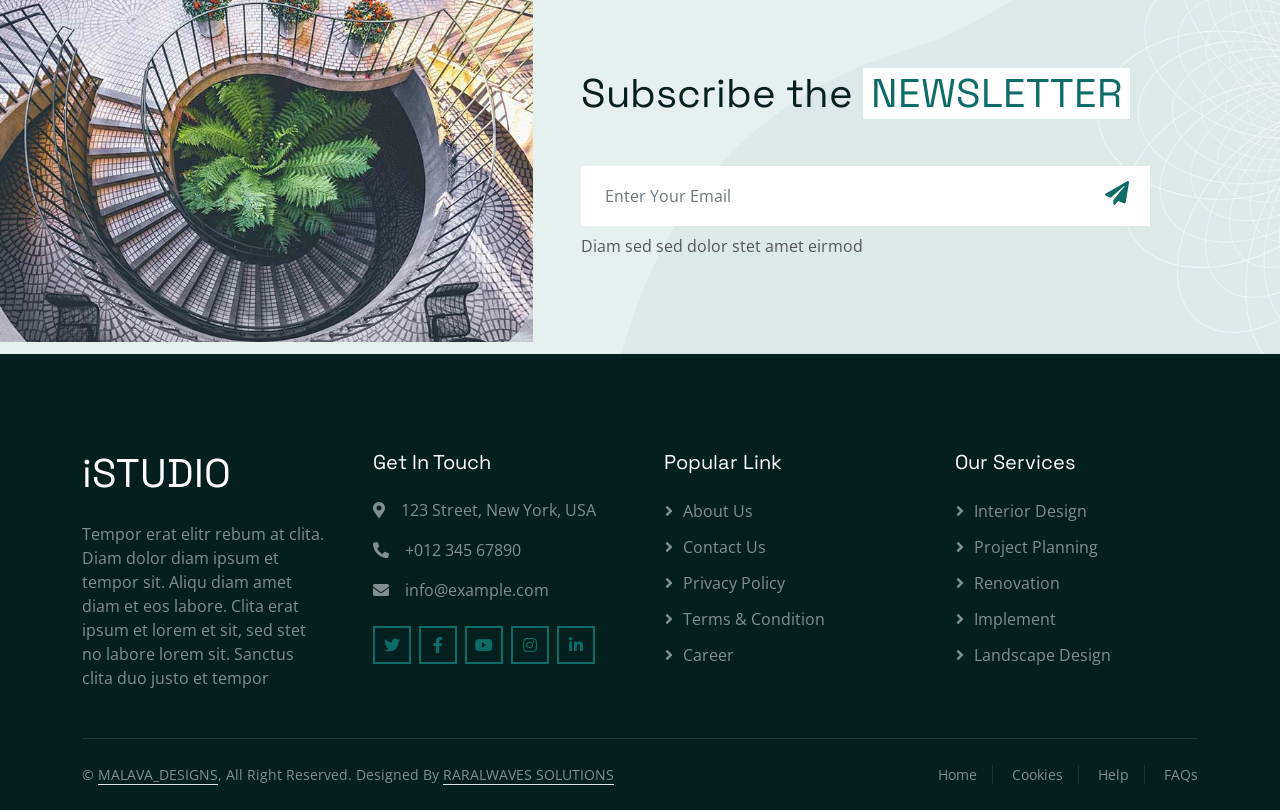
<file: service.html>
<!DOCTYPE html>
<html lang="en">

<head>
    <meta charset="utf-8">
    <title>MALAVA_INTERIOR</title>
    <meta content="width=device-width, initial-scale=1.0" name="viewport">
    <meta content="" name="keywords">
    <meta content="" name="description">

    <!-- Favicon -->
    <link href="img/favicon.ico" rel="icon">

    <!-- Google Web Fonts -->
    <link rel="preconnect" href="https://fonts.googleapis.com">
    <link rel="preconnect" href="https://fonts.gstatic.com" crossorigin>
    <link href="https://fonts.googleapis.com/css2?family=Open+Sans&family=Space+Grotesk&display=swap" rel="stylesheet">

    <!-- Icon Font Stylesheet -->
    <link href="https://cdnjs.cloudflare.com/ajax/libs/font-awesome/5.10.0/css/all.min.css" rel="stylesheet">
    <link href="https://cdn.jsdelivr.net/npm/bootstrap-icons@1.4.1/font/bootstrap-icons.css" rel="stylesheet">

    <!-- Libraries Stylesheet -->
    <link href="lib/animate/animate.min.css" rel="stylesheet">
    <link href="lib/owlcarousel/assets/owl.carousel.min.css" rel="stylesheet">

    <!-- Customized Bootstrap Stylesheet -->
    <link href="css/bootstrap.min.css" rel="stylesheet">

    <!-- Template Stylesheet -->
    <link href="css/style.css" rel="stylesheet">
</head>

<body>
    <!-- Spinner Start -->
    <div id="spinner"
        class="show bg-white position-fixed translate-middle w-100 vh-100 top-50 start-50 d-flex align-items-center justify-content-center">
        <div class="spinner-grow text-primary" style="width: 3rem; height: 3rem;" role="status">
            <span class="sr-only">Loading...</span>
        </div>
    </div>
    <!-- Spinner End -->


    <!-- Navbar Start -->
    <div class="container-fluid sticky-top">
        <div class="container">
            <nav class="navbar navbar-expand-lg navbar-light border-bottom border-2 border-white">
                <a href="index.html" class="navbar-brand">
                    <h1>iSTUDIO</h1>
                </a>
                <button type="button" class="navbar-toggler ms-auto me-0" data-bs-toggle="collapse"
                    data-bs-target="#navbarCollapse">
                    <span class="navbar-toggler-icon"></span>
                </button>
                <div class="collapse navbar-collapse" id="navbarCollapse">
                    <div class="navbar-nav ms-auto">
                        <a href="index.html" class="nav-item nav-link">Home</a>
                        <a href="about.html" class="nav-item nav-link">About</a>
                        <a href="service.html" class="nav-item nav-link active">Services</a>
                        <a href="project.html" class="nav-item nav-link">Projects</a>
                        <div class="nav-item dropdown">
                            <a href="#" class="nav-link dropdown-toggle" data-bs-toggle="dropdown">Pages</a>
                            <div class="dropdown-menu bg-light mt-2">
                                <a href="feature.html" class="dropdown-item">Features</a>
                                <a href="team.html" class="dropdown-item">Our Team</a>
                                <a href="testimonial.html" class="dropdown-item">Testimonial</a>
                                <a href="404.html" class="dropdown-item">404 Page</a>
                            </div>
                        </div>
                        <a href="contact.html" class="nav-item nav-link">Contact</a>
                    </div>
                </div>
            </nav>
        </div>
    </div>
    <!-- Navbar End -->


    <!-- Hero Start -->
    <div class="container-fluid pb-5 bg-primary hero-header">
        <div class="container py-5">
            <div class="row g-3 align-items-center">
                <div class="col-lg-6 text-center text-lg-start">
                    <h1 class="display-1 mb-0 animated slideInLeft">Services</h1>
                </div>
                <div class="col-lg-6 animated slideInRight">
                    <nav aria-label="breadcrumb">
                        <ol class="breadcrumb justify-content-center justify-content-lg-end mb-0">
                            <li class="breadcrumb-item"><a class="text-primary" href="#">Home</a></li>
                            <li class="breadcrumb-item"><a class="text-primary" href="#">Pages</a></li>
                            <li class="breadcrumb-item text-secondary active" aria-current="page">Services</li>
                        </ol>
                    </nav>
                </div>
            </div>
        </div>
    </div>
    <!-- Hero End -->


    <!-- Service Start -->
    <div class="container-fluid py-5">
        <div class="container py-5">
            <div class="row g-5 align-items-center">
                <div class="col-lg-5 wow fadeIn" data-wow-delay="0.1s">
                    <h1 class="mb-5">Our Creative <span
                            class="text-uppercase text-primary bg-light px-2">Services</span></h1>
                    <p>Aliqu diam
                        amet diam et eos labore. Clita erat ipsum et lorem et sit, sed stet no labore lorem sit. Sanctus
                        clita duo justo et tempor eirmod magna dolore erat amet</p>
                    <p class="mb-5">Tempor erat elitr rebum at clita. Diam dolor diam ipsum et tempor sit. Aliqu diam
                        amet diam et eos labore. Clita erat ipsum et lorem et sit, sed stet no labore lorem sit. Sanctus
                        clita duo justo et tempor eirmod magna dolore erat amet</p>
                    <div class="d-flex align-items-center bg-light">
                        <div class="btn-square flex-shrink-0 bg-primary" style="width: 100px; height: 100px;">
                            <i class="fa fa-phone fa-2x text-white"></i>
                        </div>
                        <div class="px-3">
                            <h3>+0123456789</h3>
                            <span>Call us direct 24/7 for get a free consultation</span>
                        </div>
                    </div>
                </div>
                <div class="col-lg-7">
                    <div class="row g-0">
                        <div class="col-md-6 wow fadeIn" data-wow-delay="0.2s">
                            <div class="service-item h-100 d-flex flex-column justify-content-center bg-primary">
                                <a href="" class="service-img position-relative mb-4">
                                    <img class="img-fluid w-100" src="img/service-1.jpg" alt="">
                                    <h3>Interior Design</h3>
                                </a>
                                <p class="mb-0">Erat ipsum justo amet duo et elitr dolor, est duo duo eos lorem sed diam
                                    stet diam sed stet lorem.</p>
                            </div>
                        </div>
                        <div class="col-md-6 wow fadeIn" data-wow-delay="0.4s">
                            <div class="service-item h-100 d-flex flex-column justify-content-center bg-light">
                                <a href="" class="service-img position-relative mb-4">
                                    <img class="img-fluid w-100" src="img/service-2.jpg" alt="">
                                    <h3>Implement</h3>
                                </a>
                                <p class="mb-0">Erat ipsum justo amet duo et elitr dolor, est duo duo eos lorem sed diam
                                    stet diam sed stet lorem.</p>
                            </div>
                        </div>
                        <div class="col-md-6 wow fadeIn" data-wow-delay="0.6s">
                            <div class="service-item h-100 d-flex flex-column justify-content-center bg-light">
                                <a href="" class="service-img position-relative mb-4">
                                    <img class="img-fluid w-100" src="img/service-3.jpg" alt="">
                                    <h3>Renovation</h3>
                                </a>
                                <p class="mb-0">Erat ipsum justo amet duo et elitr dolor, est duo duo eos lorem sed diam
                                    stet diam sed stet lorem.</p>
                            </div>
                        </div>
                        <div class="col-md-6 wow fadeIn" data-wow-delay="0.8s">
                            <div class="service-item h-100 d-flex flex-column justify-content-center bg-primary">
                                <a href="" class="service-img position-relative mb-4">
                                    <img class="img-fluid w-100" src="img/service-4.jpg" alt="">
                                    <h3>Commercial</h3>
                                </a>
                                <p class="mb-0">Erat ipsum justo amet duo et elitr dolor, est duo duo eos lorem sed diam
                                    stet diam sed stet lorem.</p>
                            </div>
                        </div>
                    </div>
                </div>
            </div>
        </div>
    </div>
    <!-- Service End -->


    <!-- Testimonial Start -->
    <div class="container-xxl pb-5">
        <div class="container pb-5">
            <div class="row justify-content-center">
                <div class="col-md-12 col-lg-9">
                    <div class="owl-carousel testimonial-carousel wow fadeIn" data-wow-delay="0.2s">
                        <div class="testimonial-item">
                            <div class="row g-5 align-items-center">
                                <div class="col-md-6">
                                    <div class="testimonial-img">
                                        <img class="img-fluid" src="img/testimonial-1.jpg" alt="">
                                    </div>
                                </div>
                                <div class="col-md-6">
                                    <div class="testimonial-text pb-5 pb-md-0">
                                        <h3>Sustainable Material</h3>
                                        <p>Aliqu diam amet diam et eos labore. Clita erat ipsum et lorem et sit, sed
                                            stet no labore lorem sit. Sanctus clita duo justo et tempor eirmod magna
                                            dolore erat
                                            amet</p>
                                        <h5 class="mb-0">Boris Johnson</h5>
                                    </div>
                                </div>
                            </div>
                        </div>
                        <div class="testimonial-item">
                            <div class="row g-5 align-items-center">
                                <div class="col-md-6">
                                    <div class="testimonial-img">
                                        <img class="img-fluid" src="img/testimonial-2.jpg" alt="">
                                    </div>
                                </div>
                                <div class="col-md-6">
                                    <div class="testimonial-text pb-5 pb-md-0">
                                        <h3>Customer Satisfaction</h3>
                                        <p>Clita erat ipsum et lorem et sit, sed
                                            stet no labore lorem sit. Sanctus clita duo justo et tempor eirmod magna
                                            dolore erat
                                            amet</p>
                                        <h5 class="mb-0">Alexander Bell</h5>
                                    </div>
                                </div>
                            </div>
                        </div>
                        <div class="testimonial-item">
                            <div class="row g-5 align-items-center">
                                <div class="col-md-6">
                                    <div class="testimonial-img">
                                        <img class="img-fluid" src="img/testimonial-3.jpg" alt="">
                                    </div>
                                </div>
                                <div class="col-md-6">
                                    <div class="testimonial-text pb-5 pb-md-0">
                                        <h3>Budget Friendly</h3>
                                        <p>Diam amet diam et eos labore. Clita erat ipsum et lorem et sit, sed
                                            stet no labore lorem sit. Sanctus clita duo justo et tempor eirmod magna
                                            dolore erat
                                            amet</p>
                                        <h5 class="mb-0">Bradley Gordon</h5>
                                    </div>
                                </div>
                            </div>
                        </div>
                    </div>
                </div>
            </div>
        </div>
    </div>
    <!-- Testimonial End -->


    <!-- Newsletter Start -->
    <div class="container-fluid bg-primary newsletter p-0">
        <div class="container p-0">
            <div class="row g-0 align-items-center">
                <div class="col-md-5 ps-lg-0 text-start wow fadeIn" data-wow-delay="0.2s">
                    <img class="img-fluid w-100" src="img/newsletter.jpg" alt="">
                </div>
                <div class="col-md-7 py-5 newsletter-text wow fadeIn" data-wow-delay="0.5s">
                    <div class="p-5">
                        <h1 class="mb-5">Subscribe the <span class="text-uppercase text-primary bg-white px-2">Newsletter</span></h1>
                        <div class="position-relative w-100 mb-2">
                            <input class="form-control border-0 w-100 ps-4 pe-5" type="text"
                                placeholder="Enter Your Email" style="height: 60px;">
                            <button type="button" class="btn shadow-none position-absolute top-0 end-0 mt-2 me-2"><i
                                    class="fa fa-paper-plane text-primary fs-4"></i></button>
                        </div>
                        <p class="mb-0">Diam sed sed dolor stet amet eirmod</p>
                    </div>
                </div>
            </div>
        </div>
    </div>
    <!-- Newsletter End -->


    <!-- Footer Start -->
    <div class="container-fluid bg-dark text-white-50 footer pt-5">
        <div class="container py-5">
            <div class="row g-5">
                <div class="col-md-6 col-lg-3 wow fadeIn" data-wow-delay="0.1s">
                    <a href="index.html" class="d-inline-block mb-3">
                        <h1 class="text-white">iSTUDIO</h1>
                    </a>
                    <p class="mb-0">Tempor erat elitr rebum at clita. Diam dolor diam ipsum et tempor sit. Aliqu diam
                        amet diam et eos labore. Clita erat ipsum et lorem et sit, sed stet no labore lorem sit. Sanctus
                        clita duo justo et tempor</p>
                </div>
                <div class="col-md-6 col-lg-3 wow fadeIn" data-wow-delay="0.3s">
                    <h5 class="text-white mb-4">Get In Touch</h5>
                    <p><i class="fa fa-map-marker-alt me-3"></i>123 Street, New York, USA</p>
                    <p><i class="fa fa-phone-alt me-3"></i>+012 345 67890</p>
                    <p><i class="fa fa-envelope me-3"></i>info@example.com</p>
                    <div class="d-flex pt-2">
                        <a class="btn btn-outline-primary btn-square border-2 me-2" href=""><i class="fab fa-twitter"></i></a>
                        <a class="btn btn-outline-primary btn-square border-2 me-2" href=""><i class="fab fa-facebook-f"></i></a>
                        <a class="btn btn-outline-primary btn-square border-2 me-2" href=""><i class="fab fa-youtube"></i></a>
                        <a class="btn btn-outline-primary btn-square border-2 me-2" href=""><i class="fab fa-instagram"></i></a>
                        <a class="btn btn-outline-primary btn-square border-2 me-2" href=""><i class="fab fa-linkedin-in"></i></a>
                    </div>
                </div>
                <div class="col-md-6 col-lg-3 wow fadeIn" data-wow-delay="0.5s">
                    <h5 class="text-white mb-4">Popular Link</h5>
                    <a class="btn btn-link" href="">About Us</a>
                    <a class="btn btn-link" href="">Contact Us</a>
                    <a class="btn btn-link" href="">Privacy Policy</a>
                    <a class="btn btn-link" href="">Terms & Condition</a>
                    <a class="btn btn-link" href="">Career</a>
                </div>
                <div class="col-md-6 col-lg-3 wow fadeIn" data-wow-delay="0.7s">
                    <h5 class="text-white mb-4">Our Services</h5>
                    <a class="btn btn-link" href="">Interior Design</a>
                    <a class="btn btn-link" href="">Project Planning</a>
                    <a class="btn btn-link" href="">Renovation</a>
                    <a class="btn btn-link" href="">Implement</a>
                    <a class="btn btn-link" href="">Landscape Design</a>
                </div>
            </div>
        </div>
        <div class="container wow fadeIn" data-wow-delay="0.1s">
            <div class="copyright">
                <div class="row">
                    <div class="col-md-6 text-center text-md-start mb-3 mb-md-0">
                       &copy; <a class="border-bottom" href="#">MALAVA_DESIGNS</a>, All Right Reserved.

                     
                        Designed By <a class="border-bottom" href="https://raralwavessolutions.co.ke/">RARALWAVES SOLUTIONS</a>
                    </div>
                    <div class="col-md-6 text-center text-md-end">
                        <div class="footer-menu">
                            <a href="">Home</a>
                            <a href="">Cookies</a>
                            <a href="">Help</a>
                            <a href="">FAQs</a>
                        </div>
                    </div>
                </div>
            </div>
        </div>
    </div>
    <!-- Footer End -->


    <!-- Back to Top -->
    <a href="#" class="btn btn-lg btn-primary btn-lg-square back-to-top"><i class="bi bi-arrow-up"></i></a>


    <!-- JavaScript Libraries -->
    <script src="https://ajax.googleapis.com/ajax/libs/jquery/3.6.1/jquery.min.js"></script>
    <script src="https://cdn.jsdelivr.net/npm/bootstrap@5.0.0/dist/js/bootstrap.bundle.min.js"></script>
    <script src="lib/wow/wow.min.js"></script>
    <script src="lib/easing/easing.min.js"></script>
    <script src="lib/waypoints/waypoints.min.js"></script>
    <script src="lib/owlcarousel/owl.carousel.min.js"></script>

    <!-- Template Javascript -->
    <script src="js/main.js"></script>
</body>


</html>
</file>
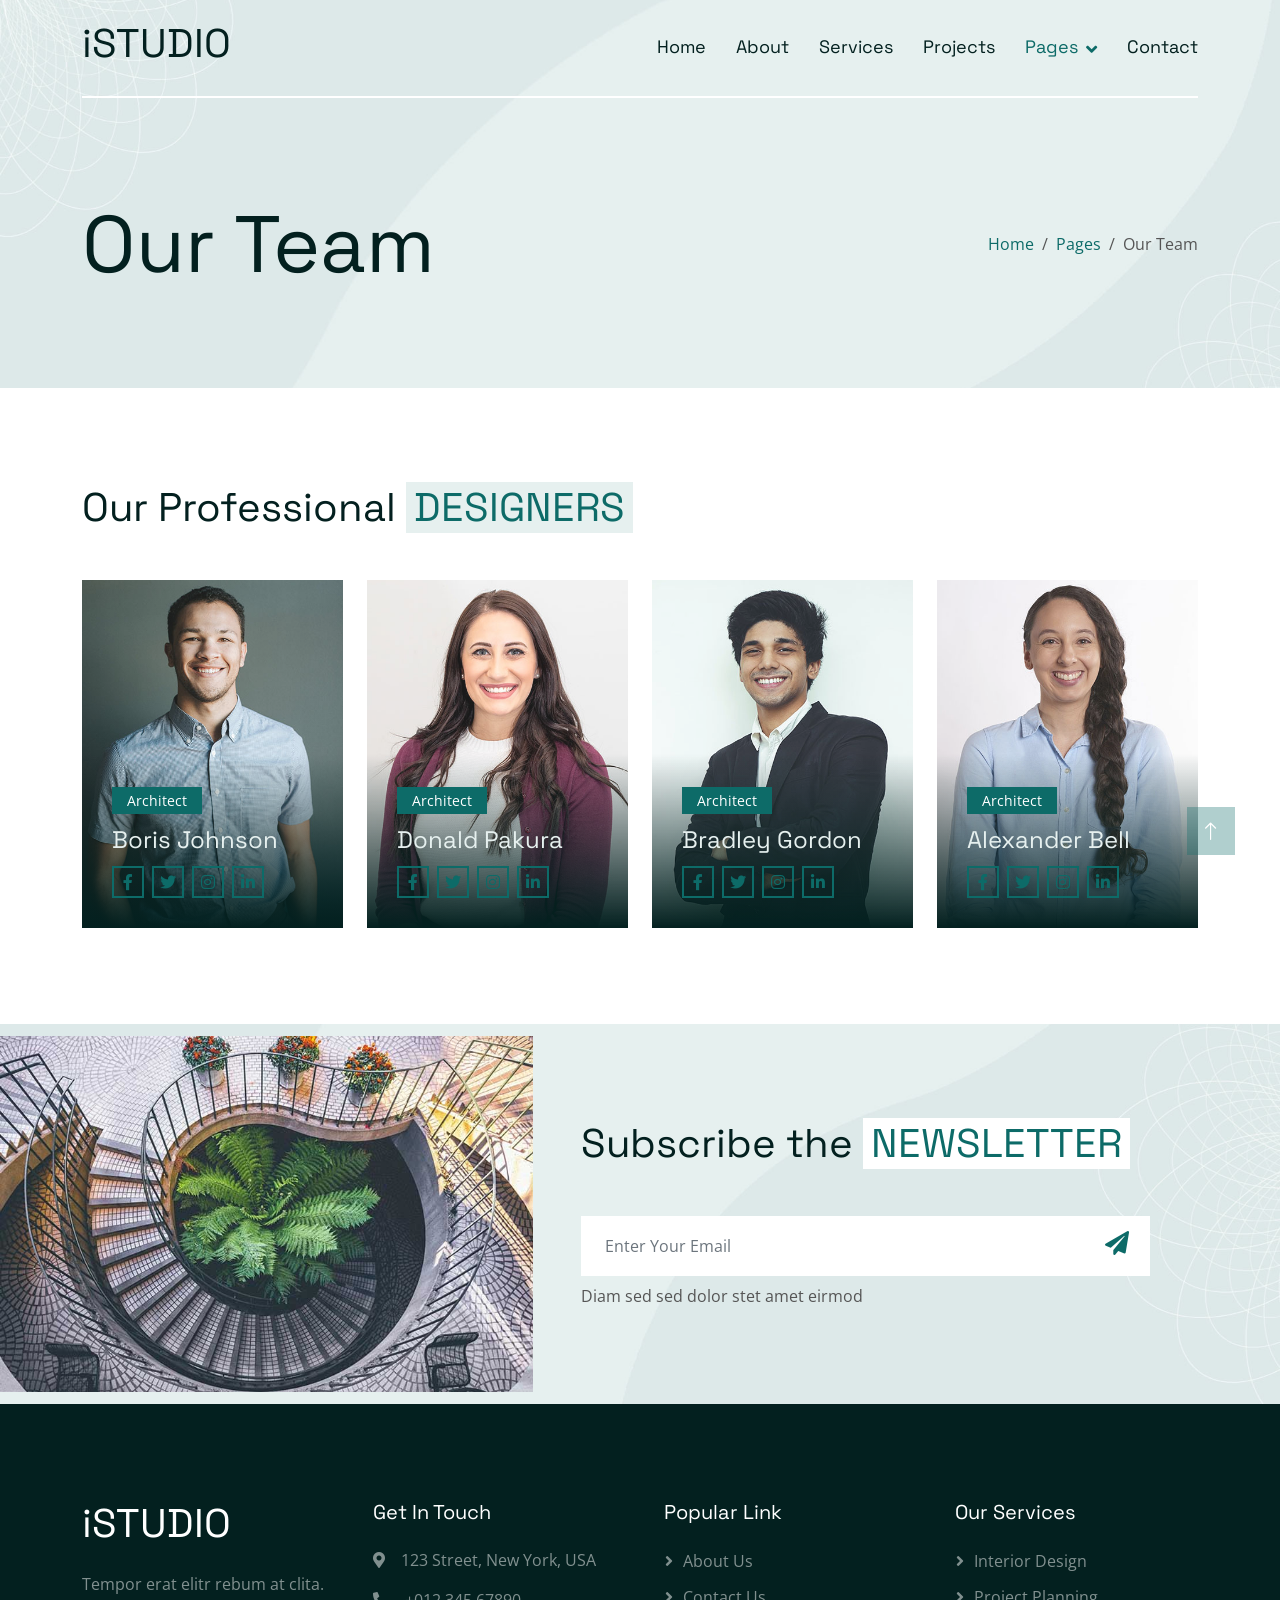
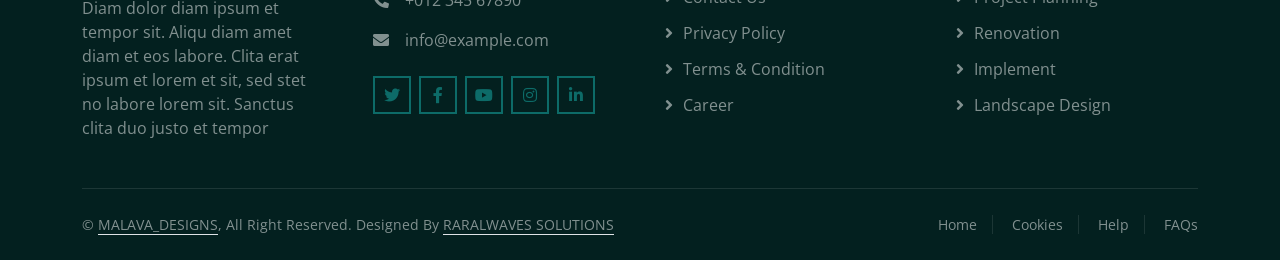
<file: team.html>
<!DOCTYPE html>
<html lang="en">

<head>
    <meta charset="utf-8">
    <title>MALAVA_INTERIOR-DESIGNER</title>
    <meta content="width=device-width, initial-scale=1.0" name="viewport">
    <meta content="" name="keywords">
    <meta content="" name="description">

    <!-- Favicon -->
    <link href="img/favicon.ico" rel="icon">

    <!-- Google Web Fonts -->
    <link rel="preconnect" href="https://fonts.googleapis.com">
    <link rel="preconnect" href="https://fonts.gstatic.com" crossorigin>
    <link href="https://fonts.googleapis.com/css2?family=Open+Sans&family=Space+Grotesk&display=swap" rel="stylesheet">

    <!-- Icon Font Stylesheet -->
    <link href="https://cdnjs.cloudflare.com/ajax/libs/font-awesome/5.10.0/css/all.min.css" rel="stylesheet">
    <link href="https://cdn.jsdelivr.net/npm/bootstrap-icons@1.4.1/font/bootstrap-icons.css" rel="stylesheet">

    <!-- Libraries Stylesheet -->
    <link href="lib/animate/animate.min.css" rel="stylesheet">
    <link href="lib/owlcarousel/assets/owl.carousel.min.css" rel="stylesheet">

    <!-- Customized Bootstrap Stylesheet -->
    <link href="css/bootstrap.min.css" rel="stylesheet">

    <!-- Template Stylesheet -->
    <link href="css/style.css" rel="stylesheet">
</head>

<body>
    <!-- Spinner Start -->
    <div id="spinner"
        class="show bg-white position-fixed translate-middle w-100 vh-100 top-50 start-50 d-flex align-items-center justify-content-center">
        <div class="spinner-grow text-primary" style="width: 3rem; height: 3rem;" role="status">
            <span class="sr-only">Loading...</span>
        </div>
    </div>
    <!-- Spinner End -->


    <!-- Navbar Start -->
    <div class="container-fluid sticky-top">
        <div class="container">
            <nav class="navbar navbar-expand-lg navbar-light border-bottom border-2 border-white">
                <a href="index.html" class="navbar-brand">
                    <h1>iSTUDIO</h1>
                </a>
                <button type="button" class="navbar-toggler ms-auto me-0" data-bs-toggle="collapse"
                    data-bs-target="#navbarCollapse">
                    <span class="navbar-toggler-icon"></span>
                </button>
                <div class="collapse navbar-collapse" id="navbarCollapse">
                    <div class="navbar-nav ms-auto">
                        <a href="index.html" class="nav-item nav-link">Home</a>
                        <a href="about.html" class="nav-item nav-link">About</a>
                        <a href="service.html" class="nav-item nav-link">Services</a>
                        <a href="project.html" class="nav-item nav-link">Projects</a>
                        <div class="nav-item dropdown">
                            <a href="#" class="nav-link dropdown-toggle active" data-bs-toggle="dropdown">Pages</a>
                            <div class="dropdown-menu bg-light mt-2">
                                <a href="feature.html" class="dropdown-item">Features</a>
                                <a href="team.html" class="dropdown-item active">Our Team</a>
                                <a href="testimonial.html" class="dropdown-item">Testimonial</a>
                                <a href="404.html" class="dropdown-item">404 Page</a>
                            </div>
                        </div>
                        <a href="contact.html" class="nav-item nav-link">Contact</a>
                    </div>
                </div>
            </nav>
        </div>
    </div>
    <!-- Navbar End -->


    <!-- Hero Start -->
    <div class="container-fluid pb-5 bg-primary hero-header">
        <div class="container py-5">
            <div class="row g-3 align-items-center">
                <div class="col-lg-6 text-center text-lg-start">
                    <h1 class="display-1 mb-0 animated slideInLeft">Our Team</h1>
                </div>
                <div class="col-lg-6 animated slideInRight">
                    <nav aria-label="breadcrumb">
                        <ol class="breadcrumb justify-content-center justify-content-lg-end mb-0">
                            <li class="breadcrumb-item"><a class="text-primary" href="#">Home</a></li>
                            <li class="breadcrumb-item"><a class="text-primary" href="#">Pages</a></li>
                            <li class="breadcrumb-item text-secondary active" aria-current="page">Our Team</li>
                        </ol>
                    </nav>
                </div>
            </div>
        </div>
    </div>
    <!-- Hero End -->


    <!-- Team Start -->
    <div class="container-fluid py-5">
        <div class="container py-5">
            <h1 class="mb-5">Our Professional <span class="text-uppercase text-primary bg-light px-2">Designers</span>
            </h1>
            <div class="row g-4">
                <div class="col-md-6 col-lg-3 wow fadeIn" data-wow-delay="0.1s">
                    <div class="team-item position-relative overflow-hidden">
                        <img class="img-fluid w-100" src="img/team-1.jpg" alt="">
                        <div class="team-overlay">
                            <small class="mb-2">Architect</small>
                            <h4 class="lh-base text-light">Boris Johnson</h4>
                            <div class="d-flex justify-content-center">
                                <a class="btn btn-outline-primary btn-sm-square border-2 me-2" href="">
                                    <i class="fab fa-facebook-f"></i>
                                </a>
                                <a class="btn btn-outline-primary btn-sm-square border-2 me-2" href="">
                                    <i class="fab fa-twitter"></i>
                                </a>
                                <a class="btn btn-outline-primary btn-sm-square border-2 me-2" href="">
                                    <i class="fab fa-instagram"></i>
                                </a>
                                <a class="btn btn-outline-primary btn-sm-square border-2 me-2" href="">
                                    <i class="fab fa-linkedin-in"></i>
                                </a>
                            </div>
                        </div>
                    </div>
                </div>
                <div class="col-md-6 col-lg-3 wow fadeIn" data-wow-delay="0.3s">
                    <div class="team-item position-relative overflow-hidden">
                        <img class="img-fluid w-100" src="img/team-2.jpg" alt="">
                        <div class="team-overlay">
                            <small class="mb-2">Architect</small>
                            <h4 class="lh-base text-light">Donald Pakura</h4>
                            <div class="d-flex justify-content-center">
                                <a class="btn btn-outline-primary btn-sm-square border-2 me-2" href="">
                                    <i class="fab fa-facebook-f"></i>
                                </a>
                                <a class="btn btn-outline-primary btn-sm-square border-2 me-2" href="">
                                    <i class="fab fa-twitter"></i>
                                </a>
                                <a class="btn btn-outline-primary btn-sm-square border-2 me-2" href="">
                                    <i class="fab fa-instagram"></i>
                                </a>
                                <a class="btn btn-outline-primary btn-sm-square border-2 me-2" href="">
                                    <i class="fab fa-linkedin-in"></i>
                                </a>
                            </div>
                        </div>
                    </div>
                </div>
                <div class="col-md-6 col-lg-3 wow fadeIn" data-wow-delay="0.5s">
                    <div class="team-item position-relative overflow-hidden">
                        <img class="img-fluid w-100" src="img/team-3.jpg" alt="">
                        <div class="team-overlay">
                            <small class="mb-2">Architect</small>
                            <h4 class="lh-base text-light">Bradley Gordon</h4>
                            <div class="d-flex justify-content-center">
                                <a class="btn btn-outline-primary btn-sm-square border-2 me-2" href="">
                                    <i class="fab fa-facebook-f"></i>
                                </a>
                                <a class="btn btn-outline-primary btn-sm-square border-2 me-2" href="">
                                    <i class="fab fa-twitter"></i>
                                </a>
                                <a class="btn btn-outline-primary btn-sm-square border-2 me-2" href="">
                                    <i class="fab fa-instagram"></i>
                                </a>
                                <a class="btn btn-outline-primary btn-sm-square border-2 me-2" href="">
                                    <i class="fab fa-linkedin-in"></i>
                                </a>
                            </div>
                        </div>
                    </div>
                </div>
                <div class="col-md-6 col-lg-3 wow fadeIn" data-wow-delay="0.7s">
                    <div class="team-item position-relative overflow-hidden">
                        <img class="img-fluid w-100" src="img/team-4.jpg" alt="">
                        <div class="team-overlay">
                            <small class="mb-2">Architect</small>
                            <h4 class="lh-base text-light">Alexander Bell</h4>
                            <div class="d-flex justify-content-center">
                                <a class="btn btn-outline-primary btn-sm-square border-2 me-2" href="">
                                    <i class="fab fa-facebook-f"></i>
                                </a>
                                <a class="btn btn-outline-primary btn-sm-square border-2 me-2" href="">
                                    <i class="fab fa-twitter"></i>
                                </a>
                                <a class="btn btn-outline-primary btn-sm-square border-2 me-2" href="">
                                    <i class="fab fa-instagram"></i>
                                </a>
                                <a class="btn btn-outline-primary btn-sm-square border-2 me-2" href="">
                                    <i class="fab fa-linkedin-in"></i>
                                </a>
                            </div>
                        </div>
                    </div>
                </div>
            </div>
        </div>
    </div>
    <!-- Team End -->


    <!-- Newsletter Start -->
    <div class="container-fluid bg-primary newsletter p-0">
        <div class="container p-0">
            <div class="row g-0 align-items-center">
                <div class="col-md-5 ps-lg-0 text-start wow fadeIn" data-wow-delay="0.2s">
                    <img class="img-fluid w-100" src="img/newsletter.jpg" alt="">
                </div>
                <div class="col-md-7 py-5 newsletter-text wow fadeIn" data-wow-delay="0.5s">
                    <div class="p-5">
                        <h1 class="mb-5">Subscribe the <span class="text-uppercase text-primary bg-white px-2">Newsletter</span></h1>
                        <div class="position-relative w-100 mb-2">
                            <input class="form-control border-0 w-100 ps-4 pe-5" type="text"
                                placeholder="Enter Your Email" style="height: 60px;">
                            <button type="button" class="btn shadow-none position-absolute top-0 end-0 mt-2 me-2"><i
                                    class="fa fa-paper-plane text-primary fs-4"></i></button>
                        </div>
                        <p class="mb-0">Diam sed sed dolor stet amet eirmod</p>
                    </div>
                </div>
            </div>
        </div>
    </div>
    <!-- Newsletter End -->


    <!-- Footer Start -->
    <div class="container-fluid bg-dark text-white-50 footer pt-5">
        <div class="container py-5">
            <div class="row g-5">
                <div class="col-md-6 col-lg-3 wow fadeIn" data-wow-delay="0.1s">
                    <a href="index.html" class="d-inline-block mb-3">
                        <h1 class="text-white">iSTUDIO</h1>
                    </a>
                    <p class="mb-0">Tempor erat elitr rebum at clita. Diam dolor diam ipsum et tempor sit. Aliqu diam
                        amet diam et eos labore. Clita erat ipsum et lorem et sit, sed stet no labore lorem sit. Sanctus
                        clita duo justo et tempor</p>
                </div>
                <div class="col-md-6 col-lg-3 wow fadeIn" data-wow-delay="0.3s">
                    <h5 class="text-white mb-4">Get In Touch</h5>
                    <p><i class="fa fa-map-marker-alt me-3"></i>123 Street, New York, USA</p>
                    <p><i class="fa fa-phone-alt me-3"></i>+012 345 67890</p>
                    <p><i class="fa fa-envelope me-3"></i>info@example.com</p>
                    <div class="d-flex pt-2">
                        <a class="btn btn-outline-primary btn-square border-2 me-2" href=""><i class="fab fa-twitter"></i></a>
                        <a class="btn btn-outline-primary btn-square border-2 me-2" href=""><i class="fab fa-facebook-f"></i></a>
                        <a class="btn btn-outline-primary btn-square border-2 me-2" href=""><i class="fab fa-youtube"></i></a>
                        <a class="btn btn-outline-primary btn-square border-2 me-2" href=""><i class="fab fa-instagram"></i></a>
                        <a class="btn btn-outline-primary btn-square border-2 me-2" href=""><i class="fab fa-linkedin-in"></i></a>
                    </div>
                </div>
                <div class="col-md-6 col-lg-3 wow fadeIn" data-wow-delay="0.5s">
                    <h5 class="text-white mb-4">Popular Link</h5>
                    <a class="btn btn-link" href="">About Us</a>
                    <a class="btn btn-link" href="">Contact Us</a>
                    <a class="btn btn-link" href="">Privacy Policy</a>
                    <a class="btn btn-link" href="">Terms & Condition</a>
                    <a class="btn btn-link" href="">Career</a>
                </div>
                <div class="col-md-6 col-lg-3 wow fadeIn" data-wow-delay="0.7s">
                    <h5 class="text-white mb-4">Our Services</h5>
                    <a class="btn btn-link" href="">Interior Design</a>
                    <a class="btn btn-link" href="">Project Planning</a>
                    <a class="btn btn-link" href="">Renovation</a>
                    <a class="btn btn-link" href="">Implement</a>
                    <a class="btn btn-link" href="">Landscape Design</a>
                </div>
            </div>
        </div>
        <div class="container wow fadeIn" data-wow-delay="0.1s">
            <div class="copyright">
                <div class="row">
                    <div class="col-md-6 text-center text-md-start mb-3 mb-md-0">
                        &copy; <a class="border-bottom" href="#">MALAVA_DESIGNS</a>, All Right Reserved.

                     
                        Designed By <a class="border-bottom" href="https://raralwavessolutions.co.ke/">RARALWAVES SOLUTIONS</a>
                    </div>
                    <div class="col-md-6 text-center text-md-end">
                        <div class="footer-menu">
                            <a href="">Home</a>
                            <a href="">Cookies</a>
                            <a href="">Help</a>
                            <a href="">FAQs</a>
                        </div>
                    </div>
                </div>
            </div>
        </div>
    </div>
    <!-- Footer End -->


    <!-- Back to Top -->
    <a href="#" class="btn btn-lg btn-primary btn-lg-square back-to-top"><i class="bi bi-arrow-up"></i></a>


    <!-- JavaScript Libraries -->
    <script src="https://ajax.googleapis.com/ajax/libs/jquery/3.6.1/jquery.min.js"></script>
    <script src="https://cdn.jsdelivr.net/npm/bootstrap@5.0.0/dist/js/bootstrap.bundle.min.js"></script>
    <script src="lib/wow/wow.min.js"></script>
    <script src="lib/easing/easing.min.js"></script>
    <script src="lib/waypoints/waypoints.min.js"></script>
    <script src="lib/owlcarousel/owl.carousel.min.js"></script>

    <!-- Template Javascript -->
    <script src="js/main.js"></script>
</body>


</html>
</file>
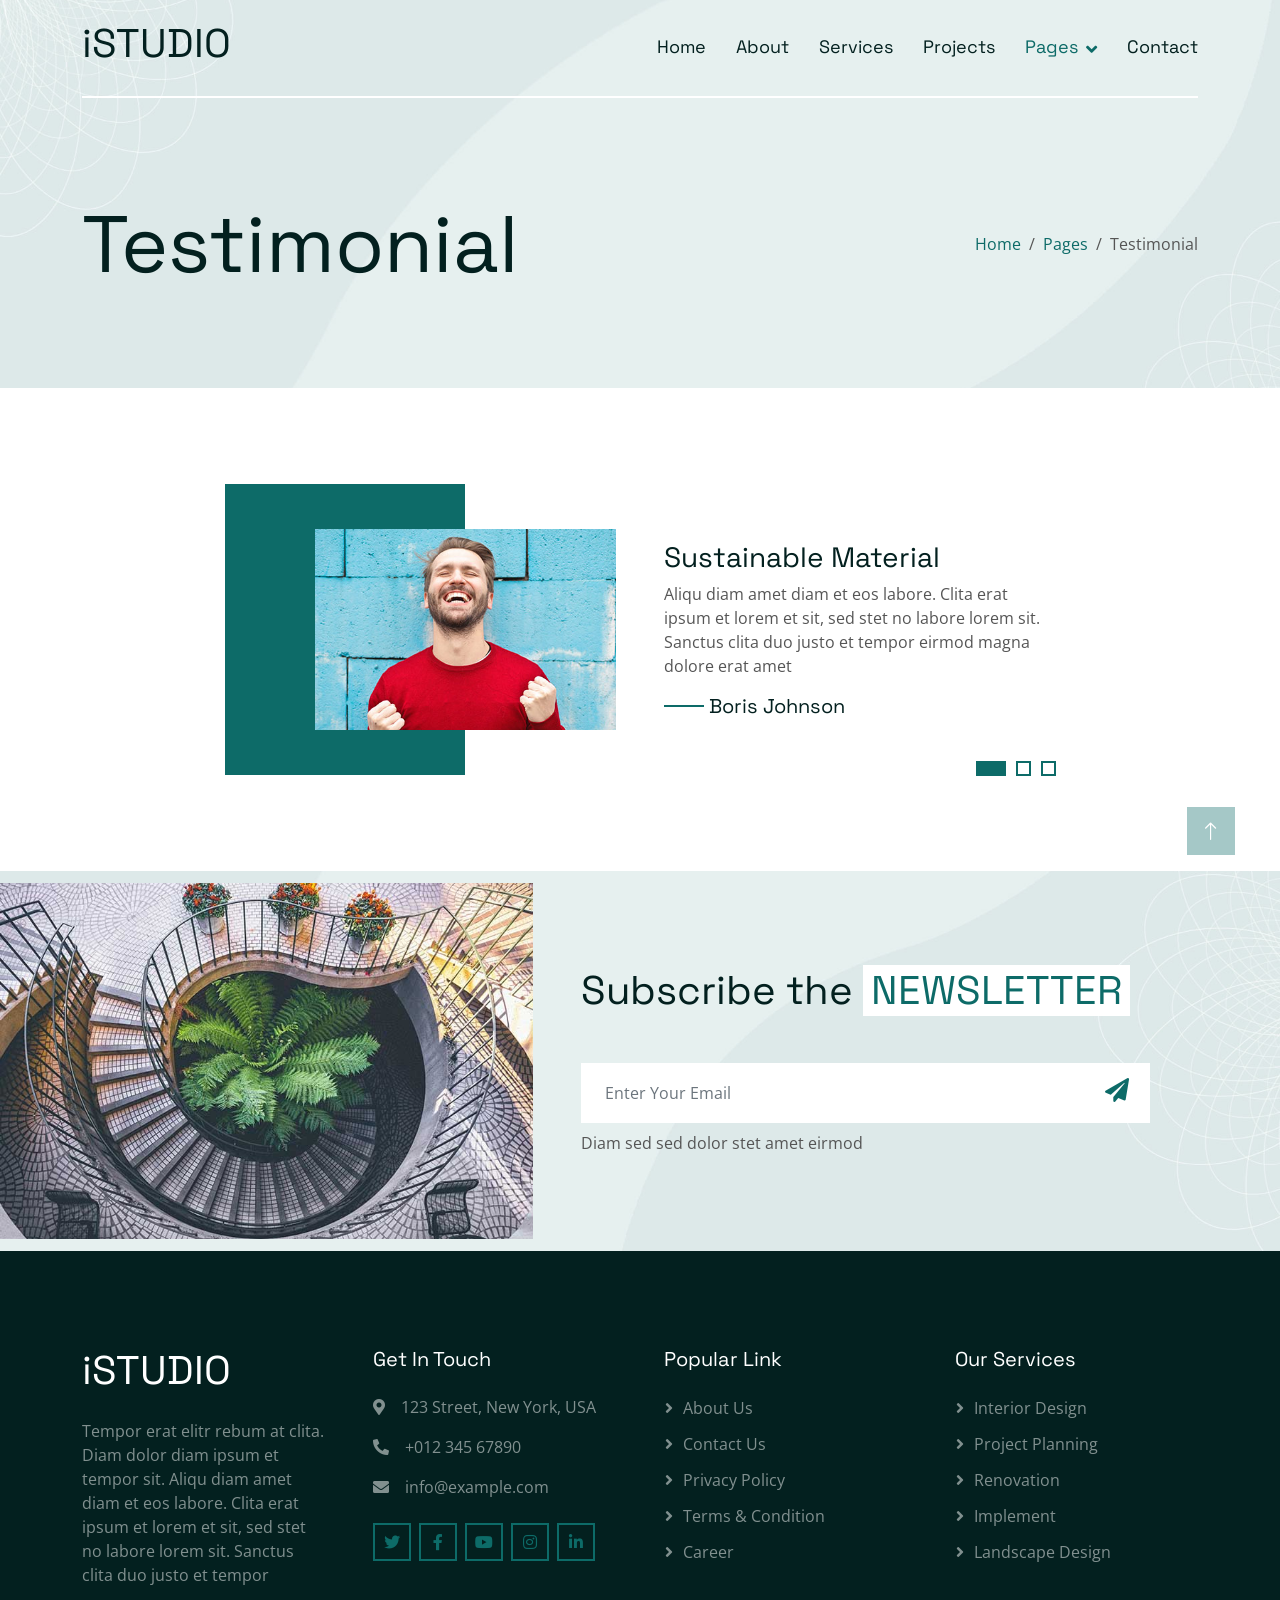
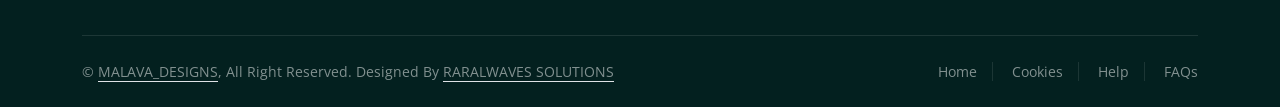
<file: testimonial.html>
<!DOCTYPE html>
<html lang="en">

<head>
    <meta charset="utf-8">
    <title>MALAVA_INTERIOR</title>
    <meta content="width=device-width, initial-scale=1.0" name="viewport">
    <meta content="" name="keywords">
    <meta content="" name="description">

    <!-- Favicon -->
    <link href="img/favicon.ico" rel="icon">

    <!-- Google Web Fonts -->
    <link rel="preconnect" href="https://fonts.googleapis.com">
    <link rel="preconnect" href="https://fonts.gstatic.com" crossorigin>
    <link href="https://fonts.googleapis.com/css2?family=Open+Sans&family=Space+Grotesk&display=swap" rel="stylesheet">

    <!-- Icon Font Stylesheet -->
    <link href="https://cdnjs.cloudflare.com/ajax/libs/font-awesome/5.10.0/css/all.min.css" rel="stylesheet">
    <link href="https://cdn.jsdelivr.net/npm/bootstrap-icons@1.4.1/font/bootstrap-icons.css" rel="stylesheet">

    <!-- Libraries Stylesheet -->
    <link href="lib/animate/animate.min.css" rel="stylesheet">
    <link href="lib/owlcarousel/assets/owl.carousel.min.css" rel="stylesheet">

    <!-- Customized Bootstrap Stylesheet -->
    <link href="css/bootstrap.min.css" rel="stylesheet">

    <!-- Template Stylesheet -->
    <link href="css/style.css" rel="stylesheet">
</head>

<body>
    <!-- Spinner Start -->
    <div id="spinner"
        class="show bg-white position-fixed translate-middle w-100 vh-100 top-50 start-50 d-flex align-items-center justify-content-center">
        <div class="spinner-grow text-primary" style="width: 3rem; height: 3rem;" role="status">
            <span class="sr-only">Loading...</span>
        </div>
    </div>
    <!-- Spinner End -->


    <!-- Navbar Start -->
    <div class="container-fluid sticky-top">
        <div class="container">
            <nav class="navbar navbar-expand-lg navbar-light border-bottom border-2 border-white">
                <a href="index.html" class="navbar-brand">
                    <h1>iSTUDIO</h1>
                </a>
                <button type="button" class="navbar-toggler ms-auto me-0" data-bs-toggle="collapse"
                    data-bs-target="#navbarCollapse">
                    <span class="navbar-toggler-icon"></span>
                </button>
                <div class="collapse navbar-collapse" id="navbarCollapse">
                    <div class="navbar-nav ms-auto">
                        <a href="index.html" class="nav-item nav-link">Home</a>
                        <a href="about.html" class="nav-item nav-link">About</a>
                        <a href="service.html" class="nav-item nav-link">Services</a>
                        <a href="project.html" class="nav-item nav-link">Projects</a>
                        <div class="nav-item dropdown">
                            <a href="#" class="nav-link dropdown-toggle active" data-bs-toggle="dropdown">Pages</a>
                            <div class="dropdown-menu bg-light mt-2">
                                <a href="feature.html" class="dropdown-item">Features</a>
                                <a href="team.html" class="dropdown-item">Our Team</a>
                                <a href="testimonial.html" class="dropdown-item active">Testimonial</a>
                                <a href="404.html" class="dropdown-item">404 Page</a>
                            </div>
                        </div>
                        <a href="contact.html" class="nav-item nav-link">Contact</a>
                    </div>
                </div>
            </nav>
        </div>
    </div>
    <!-- Navbar End -->


    <!-- Hero Start -->
    <div class="container-fluid pb-5 bg-primary hero-header">
        <div class="container py-5">
            <div class="row g-3 align-items-center">
                <div class="col-lg-6 text-center text-lg-start">
                    <h1 class="display-1 mb-0 animated slideInLeft">Testimonial</h1>
                </div>
                <div class="col-lg-6 animated slideInRight">
                    <nav aria-label="breadcrumb">
                        <ol class="breadcrumb justify-content-center justify-content-lg-end mb-0">
                            <li class="breadcrumb-item"><a class="text-primary" href="#">Home</a></li>
                            <li class="breadcrumb-item"><a class="text-primary" href="#">Pages</a></li>
                            <li class="breadcrumb-item text-secondary active" aria-current="page">Testimonial</li>
                        </ol>
                    </nav>
                </div>
            </div>
        </div>
    </div>
    <!-- Hero End -->


    <!-- Testimonial Start -->
    <div class="container-xxl py-5">
        <div class="container py-5">
            <div class="row justify-content-center">
                <div class="col-md-12 col-lg-9">
                    <div class="owl-carousel testimonial-carousel wow fadeIn" data-wow-delay="0.2s">
                        <div class="testimonial-item">
                            <div class="row g-5 align-items-center">
                                <div class="col-md-6">
                                    <div class="testimonial-img">
                                        <img class="img-fluid" src="img/testimonial-1.jpg" alt="">
                                    </div>
                                </div>
                                <div class="col-md-6">
                                    <div class="testimonial-text pb-5 pb-md-0">
                                        <h3>Sustainable Material</h3>
                                        <p>Aliqu diam amet diam et eos labore. Clita erat ipsum et lorem et sit, sed
                                            stet no labore lorem sit. Sanctus clita duo justo et tempor eirmod magna
                                            dolore erat
                                            amet</p>
                                        <h5 class="mb-0">Boris Johnson</h5>
                                    </div>
                                </div>
                            </div>
                        </div>
                        <div class="testimonial-item">
                            <div class="row g-5 align-items-center">
                                <div class="col-md-6">
                                    <div class="testimonial-img">
                                        <img class="img-fluid" src="img/testimonial-2.jpg" alt="">
                                    </div>
                                </div>
                                <div class="col-md-6">
                                    <div class="testimonial-text pb-5 pb-md-0">
                                        <h3>Customer Satisfaction</h3>
                                        <p>Clita erat ipsum et lorem et sit, sed
                                            stet no labore lorem sit. Sanctus clita duo justo et tempor eirmod magna
                                            dolore erat
                                            amet</p>
                                        <h5 class="mb-0">Alexander Bell</h5>
                                    </div>
                                </div>
                            </div>
                        </div>
                        <div class="testimonial-item">
                            <div class="row g-5 align-items-center">
                                <div class="col-md-6">
                                    <div class="testimonial-img">
                                        <img class="img-fluid" src="img/testimonial-3.jpg" alt="">
                                    </div>
                                </div>
                                <div class="col-md-6">
                                    <div class="testimonial-text pb-5 pb-md-0">
                                        <h3>Budget Friendly</h3>
                                        <p>Diam amet diam et eos labore. Clita erat ipsum et lorem et sit, sed
                                            stet no labore lorem sit. Sanctus clita duo justo et tempor eirmod magna
                                            dolore erat
                                            amet</p>
                                        <h5 class="mb-0">Bradley Gordon</h5>
                                    </div>
                                </div>
                            </div>
                        </div>
                    </div>
                </div>
            </div>
        </div>
    </div>
    <!-- Testimonial End -->


    <!-- Newsletter Start -->
    <div class="container-fluid bg-primary newsletter p-0">
        <div class="container p-0">
            <div class="row g-0 align-items-center">
                <div class="col-md-5 ps-lg-0 text-start wow fadeIn" data-wow-delay="0.2s">
                    <img class="img-fluid w-100" src="img/newsletter.jpg" alt="">
                </div>
                <div class="col-md-7 py-5 newsletter-text wow fadeIn" data-wow-delay="0.5s">
                    <div class="p-5">
                        <h1 class="mb-5">Subscribe the <span class="text-uppercase text-primary bg-white px-2">Newsletter</span></h1>
                        <div class="position-relative w-100 mb-2">
                            <input class="form-control border-0 w-100 ps-4 pe-5" type="text"
                                placeholder="Enter Your Email" style="height: 60px;">
                            <button type="button" class="btn shadow-none position-absolute top-0 end-0 mt-2 me-2"><i
                                    class="fa fa-paper-plane text-primary fs-4"></i></button>
                        </div>
                        <p class="mb-0">Diam sed sed dolor stet amet eirmod</p>
                    </div>
                </div>
            </div>
        </div>
    </div>
    <!-- Newsletter End -->


    <!-- Footer Start -->
    <div class="container-fluid bg-dark text-white-50 footer pt-5">
        <div class="container py-5">
            <div class="row g-5">
                <div class="col-md-6 col-lg-3 wow fadeIn" data-wow-delay="0.1s">
                    <a href="index.html" class="d-inline-block mb-3">
                        <h1 class="text-white">iSTUDIO</h1>
                    </a>
                    <p class="mb-0">Tempor erat elitr rebum at clita. Diam dolor diam ipsum et tempor sit. Aliqu diam
                        amet diam et eos labore. Clita erat ipsum et lorem et sit, sed stet no labore lorem sit. Sanctus
                        clita duo justo et tempor</p>
                </div>
                <div class="col-md-6 col-lg-3 wow fadeIn" data-wow-delay="0.3s">
                    <h5 class="text-white mb-4">Get In Touch</h5>
                    <p><i class="fa fa-map-marker-alt me-3"></i>123 Street, New York, USA</p>
                    <p><i class="fa fa-phone-alt me-3"></i>+012 345 67890</p>
                    <p><i class="fa fa-envelope me-3"></i>info@example.com</p>
                    <div class="d-flex pt-2">
                        <a class="btn btn-outline-primary btn-square border-2 me-2" href=""><i class="fab fa-twitter"></i></a>
                        <a class="btn btn-outline-primary btn-square border-2 me-2" href=""><i class="fab fa-facebook-f"></i></a>
                        <a class="btn btn-outline-primary btn-square border-2 me-2" href=""><i class="fab fa-youtube"></i></a>
                        <a class="btn btn-outline-primary btn-square border-2 me-2" href=""><i class="fab fa-instagram"></i></a>
                        <a class="btn btn-outline-primary btn-square border-2 me-2" href=""><i class="fab fa-linkedin-in"></i></a>
                    </div>
                </div>
                <div class="col-md-6 col-lg-3 wow fadeIn" data-wow-delay="0.5s">
                    <h5 class="text-white mb-4">Popular Link</h5>
                    <a class="btn btn-link" href="">About Us</a>
                    <a class="btn btn-link" href="">Contact Us</a>
                    <a class="btn btn-link" href="">Privacy Policy</a>
                    <a class="btn btn-link" href="">Terms & Condition</a>
                    <a class="btn btn-link" href="">Career</a>
                </div>
                <div class="col-md-6 col-lg-3 wow fadeIn" data-wow-delay="0.7s">
                    <h5 class="text-white mb-4">Our Services</h5>
                    <a class="btn btn-link" href="">Interior Design</a>
                    <a class="btn btn-link" href="">Project Planning</a>
                    <a class="btn btn-link" href="">Renovation</a>
                    <a class="btn btn-link" href="">Implement</a>
                    <a class="btn btn-link" href="">Landscape Design</a>
                </div>
            </div>
        </div>
        <div class="container wow fadeIn" data-wow-delay="0.1s">
            <div class="copyright">
                <div class="row">
                    <div class="col-md-6 text-center text-md-start mb-3 mb-md-0">
                        &copy; <a class="border-bottom" href="#">MALAVA_DESIGNS</a>, All Right Reserved.

                     
                        Designed By <a class="border-bottom" href="https://raralwavessolutions.co.ke/">RARALWAVES SOLUTIONS</a>
                    </div>
                    <div class="col-md-6 text-center text-md-end">
                        <div class="footer-menu">
                            <a href="">Home</a>
                            <a href="">Cookies</a>
                            <a href="">Help</a>
                            <a href="">FAQs</a>
                        </div>
                    </div>
                </div>
            </div>
        </div>
    </div>
    <!-- Footer End -->


    <!-- Back to Top -->
    <a href="#" class="btn btn-lg btn-primary btn-lg-square back-to-top"><i class="bi bi-arrow-up"></i></a>


    <!-- JavaScript Libraries -->
    <script src="https://ajax.googleapis.com/ajax/libs/jquery/3.6.1/jquery.min.js"></script>
    <script src="https://cdn.jsdelivr.net/npm/bootstrap@5.0.0/dist/js/bootstrap.bundle.min.js"></script>
    <script src="lib/wow/wow.min.js"></script>
    <script src="lib/easing/easing.min.js"></script>
    <script src="lib/waypoints/waypoints.min.js"></script>
    <script src="lib/owlcarousel/owl.carousel.min.js"></script>

    <!-- Template Javascript -->
    <script src="js/main.js"></script>
</body>


</html>
</file>
<file: css/style.css>
/********** Template CSS **********/

/*** Spinner ***/
#spinner {
    opacity: 0;
    visibility: hidden;
    transition: opacity .5s ease-out, visibility 0s linear .5s;
    z-index: 99999;
}

#spinner.show {
    transition: opacity .5s ease-out, visibility 0s linear 0s;
    visibility: visible;
    opacity: 1;
}

.back-to-top {
    position: fixed;
    display: none;
    right: 45px;
    bottom: 45px;
    z-index: 99;
}

/*** Button ***/
.btn {
    transition: .5s;
}

.btn-square {
    width: 38px;
    height: 38px;
}

.btn-sm-square {
    width: 32px;
    height: 32px;
}

.btn-lg-square {
    width: 48px;
    height: 48px;
}

.btn-square,
.btn-sm-square,
.btn-lg-square {
    padding: 0;
    display: flex;
    align-items: center;
    justify-content: center;
    font-weight: normal;
}


/*** Navbar ***/
.sticky-top {
    top: -150px;
    transition: .5s;
}

.navbar {
    padding: 15px 0;
    font-family: "Space Grotesk", sans-serif;
    font-size: 18px;
}

.navbar .navbar-nav .nav-link {
    margin-left: 30px;
    padding: 0;
    outline: none;
    color: var(--bs-dark);
}

.navbar .navbar-nav .nav-link:hover,
.navbar .navbar-nav .nav-link.active {
    color: var(--bs-primary)
}

.navbar .dropdown-toggle::after {
    border: none;
    content: "\f107";
    font-family: "Font Awesome 5 Free";
    font-weight: 900;
    vertical-align: middle;
    margin-left: 8px;
}

.navbar .dropdown-menu .dropdown-item:hover,
.navbar .dropdown-menu .dropdown-item.active {
    color: var(--bs-white);
    background: var(--bs-primary);
}

@media (max-width: 991.98px) {
    .navbar .navbar-nav .nav-link  {
        margin-left: 0;
        padding: 10px 0;
    }
}

@media (min-width: 992px) {
    .navbar .nav-item .dropdown-menu {
        display: block;
        border: none;
        margin-top: 0;
        top: 150%;
        opacity: 0;
        visibility: hidden;
        transition: .5s;
    }

    .navbar .nav-item:hover .dropdown-menu {
        top: 100%;
        visibility: visible;
        transition: .5s;
        opacity: 1;
    }
}


/*** Hero Header ***/
.hero-header {
    margin-top: -100px;
    padding-top: 150px;
    background: url(../img/hero-bg.jpg) top center no-repeat;
    background-size: cover;
}

.hero-header .breadcrumb-item+.breadcrumb-item::before {
    color: var(--light);
}

.header-carousel {
    position: relative;
    padding: 45px 90px 45px 0;
}

.header-carousel::before {
    position: absolute;
    content: "";
    top: 0;
    right: 0;
    width: calc(50% + 45px);
    height: 100%;
    background: var(--bs-primary);
    z-index: -1;
}

.header-carousel .owl-dots {
    position: absolute;
    top: 50%;
    right: 38px;
    transform: translateY(-50%);
    display: flex;
    flex-direction: column;
    align-items: center;
    justify-content: center;
}

.header-carousel .owl-dot {
    position: relative;
    display: inline-block;
    margin: 5px 0;
    width: 15px;
    height: 15px;
    border: 2px solid var(--bs-white);
    transition: .5s;
}

.header-carousel .owl-dot.active {
    height: 30px;
    background: var(--bs-white);
}


/*** About ***/
.about-img {
    position: relative;
    overflow: hidden;
}

.about-img::after {
    position: absolute;
    content: "";
    width: 100%;
    height: 100%;
    top: 0;
    left: 0;
    background: url(../img/bg-about-img.png) top left no-repeat;
    background-size: contain;
}


/*** Project ***/
.project-item img {
    transition: .5s;
}
  
.project-item:hover img {
    transform: scale(1.2);
}
  
.project-overlay {
    position: absolute;
    padding: 25px;
    width: 100%;
    height: 100%;
    top: 0;
    left: 0;
    display: flex;
    flex-direction: column;
    align-items: flex-start;
    justify-content: flex-end;
    background: linear-gradient(rgba(255, 255, 255, .1) 50%, var(--bs-dark));
    z-index: 1;
}


/*** Service ***/
.service-item {
    position: relative;
    padding: 30px 25px;
    transition: .5s;
}

.service-item.bg-primary:hover {
    background: var(--bs-light) !important;
}

.service-item.bg-primary p {
    color: var(--bs-light);
    transition: .5s;
}

.service-item.bg-primary:hover p {
    color: var(--bs-secondary);
}

.service-item.bg-light:hover {
    background: var(--bs-primary) !important;
}

.service-item.bg-light p {
    color: var(--bs-secondary);
    transition: .5s;
}

.service-item.bg-light:hover p {
    color: var(--bs-light);
}


.service-item .service-img h3 {
    position: absolute;
    top: 0;
    left: 0;
    padding: 0 12px 7px 0;
}

.service-item.bg-primary .service-img h3 {
    background: var(--bs-primary);
    color: var(--bs-white);
    transition: .5s;
}

.service-item.bg-primary:hover .service-img h3 {
    background: var(--bs-light);
    color: var(--bs-dark);
}

.service-item.bg-light .service-img h3 {
    background: var(--bs-light);
    color: var(--bs-dark);
    transition: .5s;
}

.service-item.bg-light:hover .service-img h3 {
    background: var(--bs-primary);
    color: var(--bs-white);
}


/*** Our Team ***/
.team-item img {
    transition: .5s;
}
  
.team-item:hover img {
    transform: scale(1.2);
}
  
.team-overlay {
    position: absolute;
    padding: 30px;
    width: 100%;
    height: 100%;
    top: 0;
    left: 0;
    display: flex;
    flex-direction: column;
    align-items: flex-start;
    justify-content: flex-end;
    background: linear-gradient(rgba(255, 255, 255, .1) 50%, var(--bs-dark));
    z-index: 1;
}

.team-overlay small {
    display: inline-block;
    padding: 3px 15px;
    color: var(--bs-white);
    background: var(--bs-primary);
}


/*** Testimonial ***/
.testimonial-img {
    position: relative;
    padding: 45px 0 45px 90px;
}

.testimonial-img::before {
    position: absolute;
    content: "";
    top: 0;
    left: 0;
    width: calc(50% + 45px);
    height: 100%;
    background: var(--bs-primary);
    z-index: -1;
}

.testimonial-text h5 {
    position: relative;
    padding-left: 45px;
}

.testimonial-text h5::before {
    position: absolute;
    content: "";
    top: 50%;
    left: 0;
    transform: translateY(-50%);
    width: 40px;
    height: 2px;
    background: var(--bs-primary);
}

.testimonial-carousel .owl-dots {
    position: absolute;
    height: 17px;
    bottom: 0;
    right: 0;
    left: auto;
}

.testimonial-carousel .owl-dot {
    position: relative;
    display: inline-block;
    margin-left: 10px;
    width: 15px;
    height: 15px;
    background: var(--bs-white);
    border: 2px solid var(--bs-primary);
    transition: .5s;
}

.testimonial-carousel .owl-dot.active {
    width: 30px;
    background: var(--bs-primary);
}

@media (max-width: 768px) {
    .testimonial-carousel .owl-dots {
        left: 0;
        right: auto;
    }

    .testimonial-carousel .owl-dot {
        margin-right: 10px;
        margin-left: 0;
    }
}


/*** Newsletter ***/
.newsletter {
    background: url(../img/hero-bg.jpg) bottom right no-repeat;
    background-size: cover;
}

@media (min-width: 992px) {
    .newsletter .container {
        max-width: 100% !important;
    }

    .newsletter .newsletter-text  {
        padding-right: calc(((100% - 960px) / 2) + .75rem);
    }
}

@media (min-width: 1200px) {
    .newsletter .newsletter-text  {
        padding-right: calc(((100% - 1140px) / 2) + .75rem);
    }
}

@media (min-width: 1400px) {
    .newsletter .newsletter-text  {
        padding-right: calc(((100% - 1320px) / 2) + .75rem);
    }
}


/*** Footer ***/
.footer .btn.btn-link {
    display: block;
    margin-bottom: 10px;
    padding: 0;
    text-align: left;
    color: rgba(255,255,255,.5);
    font-weight: normal;
    transition: .3s;
}

.footer .btn.btn-link:hover {
    color: var(--bs-white);
    letter-spacing: 1px;
    box-shadow: none;
}

.footer .btn.btn-link::before {
    position: relative;
    content: "\f105";
    font-family: "Font Awesome 5 Free";
    font-weight: 900;
    margin-right: 10px;
}

.footer .copyright {
    padding: 25px 0;
    font-size: 14px;
    border-top: 1px solid rgba(256, 256, 256, .1);
}

.footer .copyright a {
    color: rgba(255,255,255,.5);
}

.footer .copyright a:hover {
    color: var(--bs-white);
}

.footer .footer-menu a {
    margin-right: 15px;
    padding-right: 15px;
    border-right: 1px solid rgba(255, 255, 255, .1);
}

.footer .footer-menu a:last-child {
    margin-right: 0;
    padding-right: 0;
    border-right: none;
}
</file>
